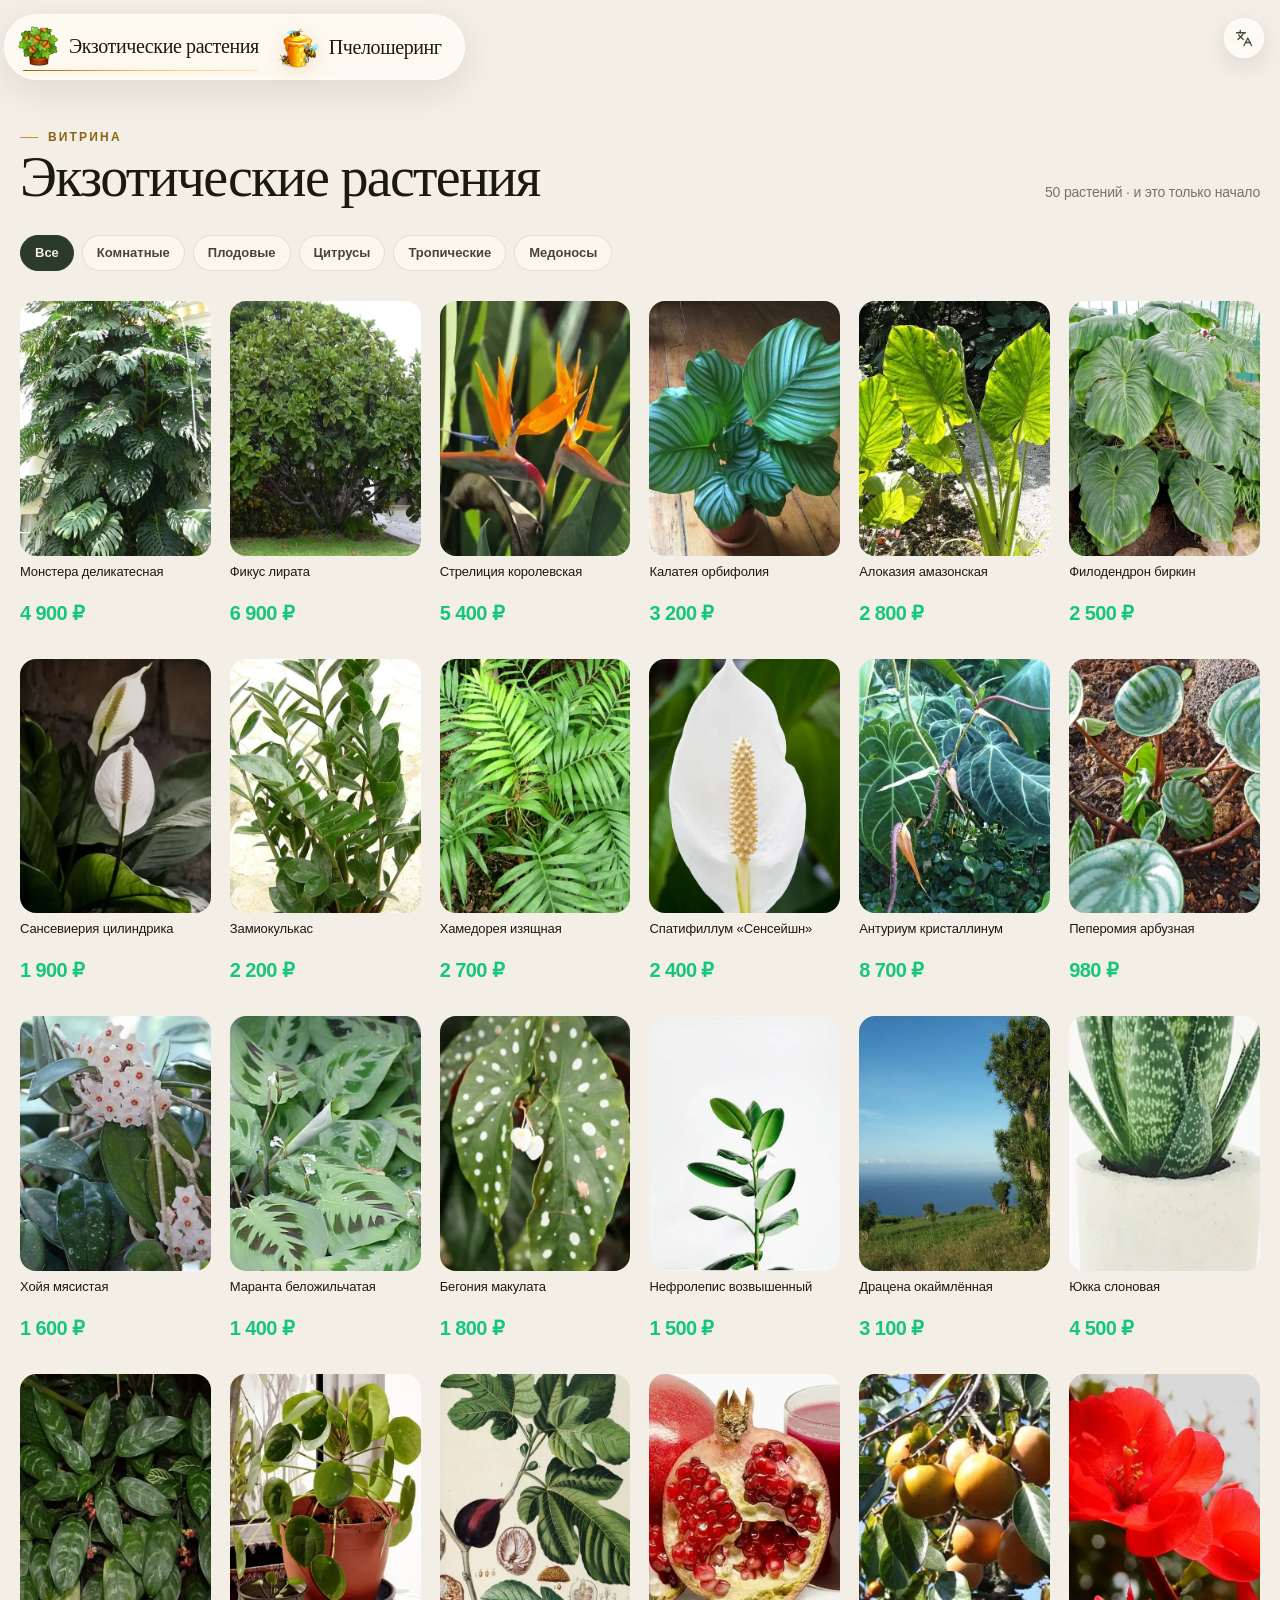
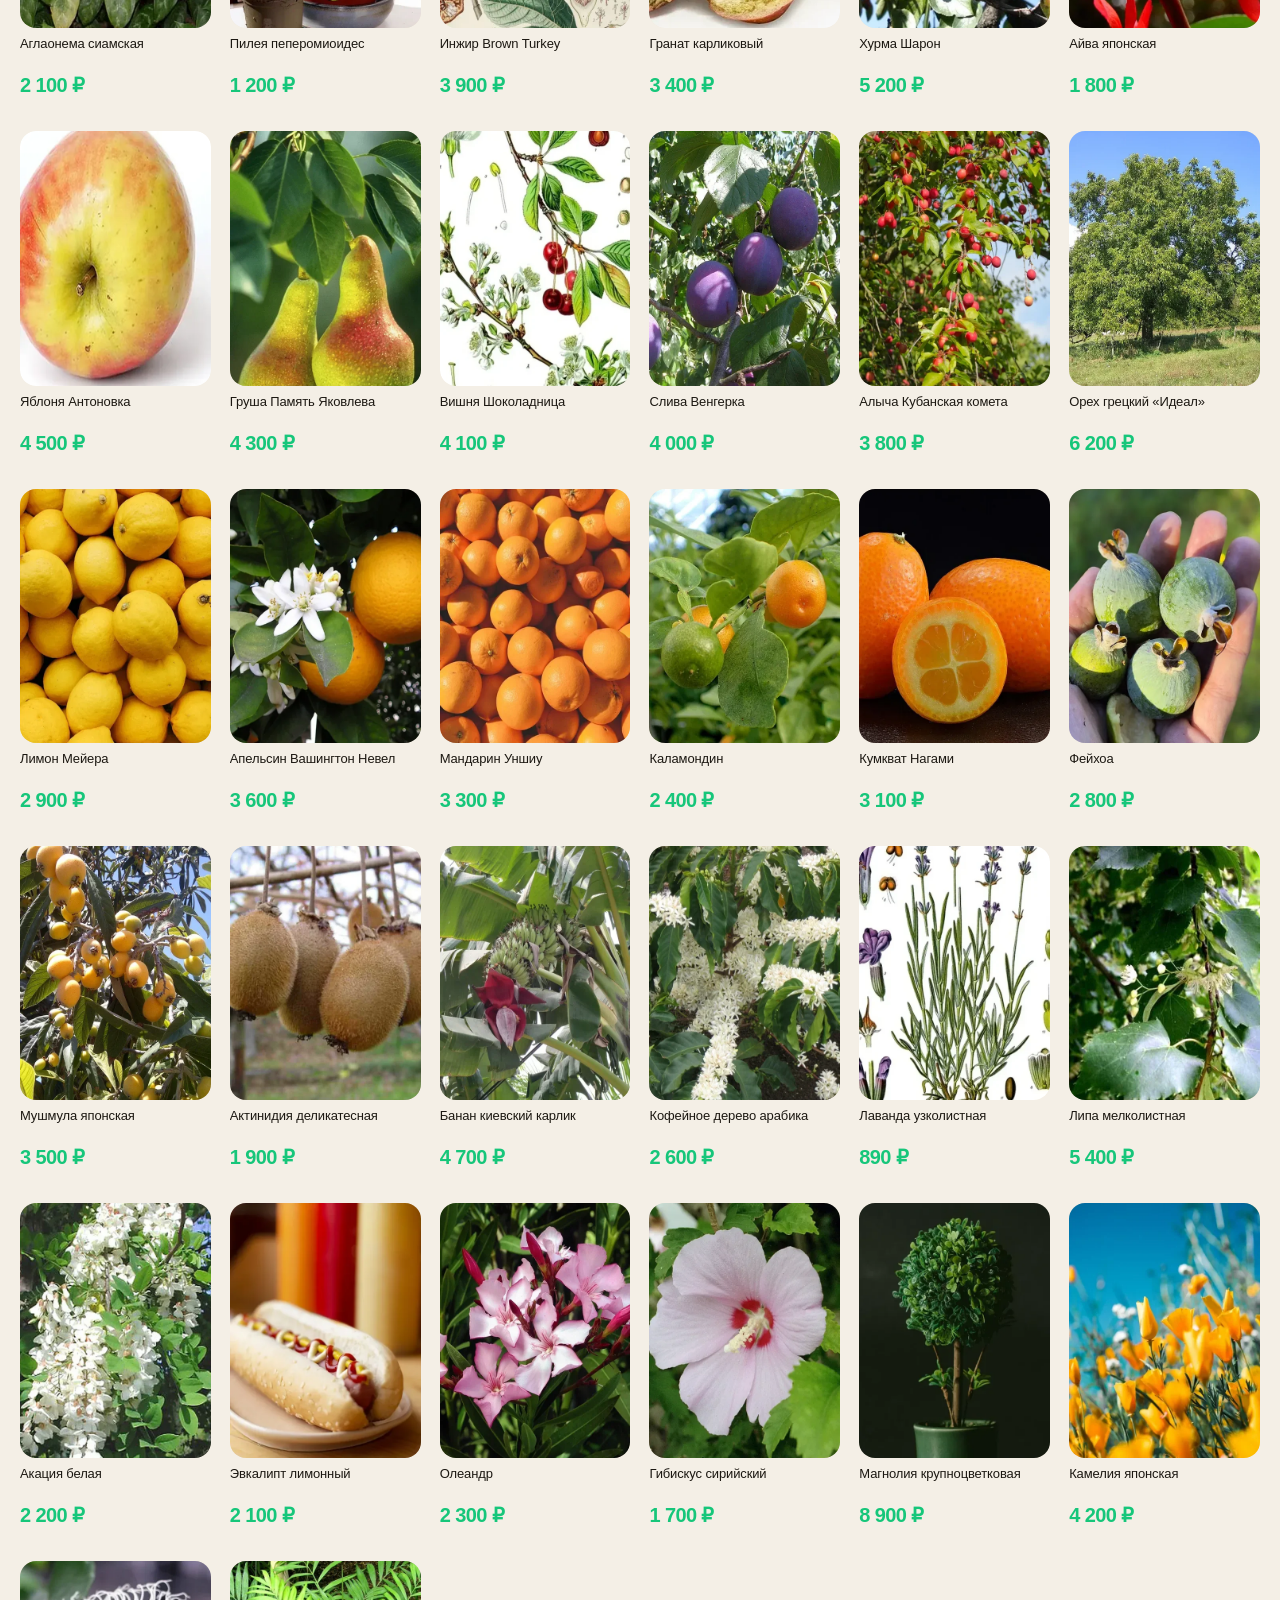
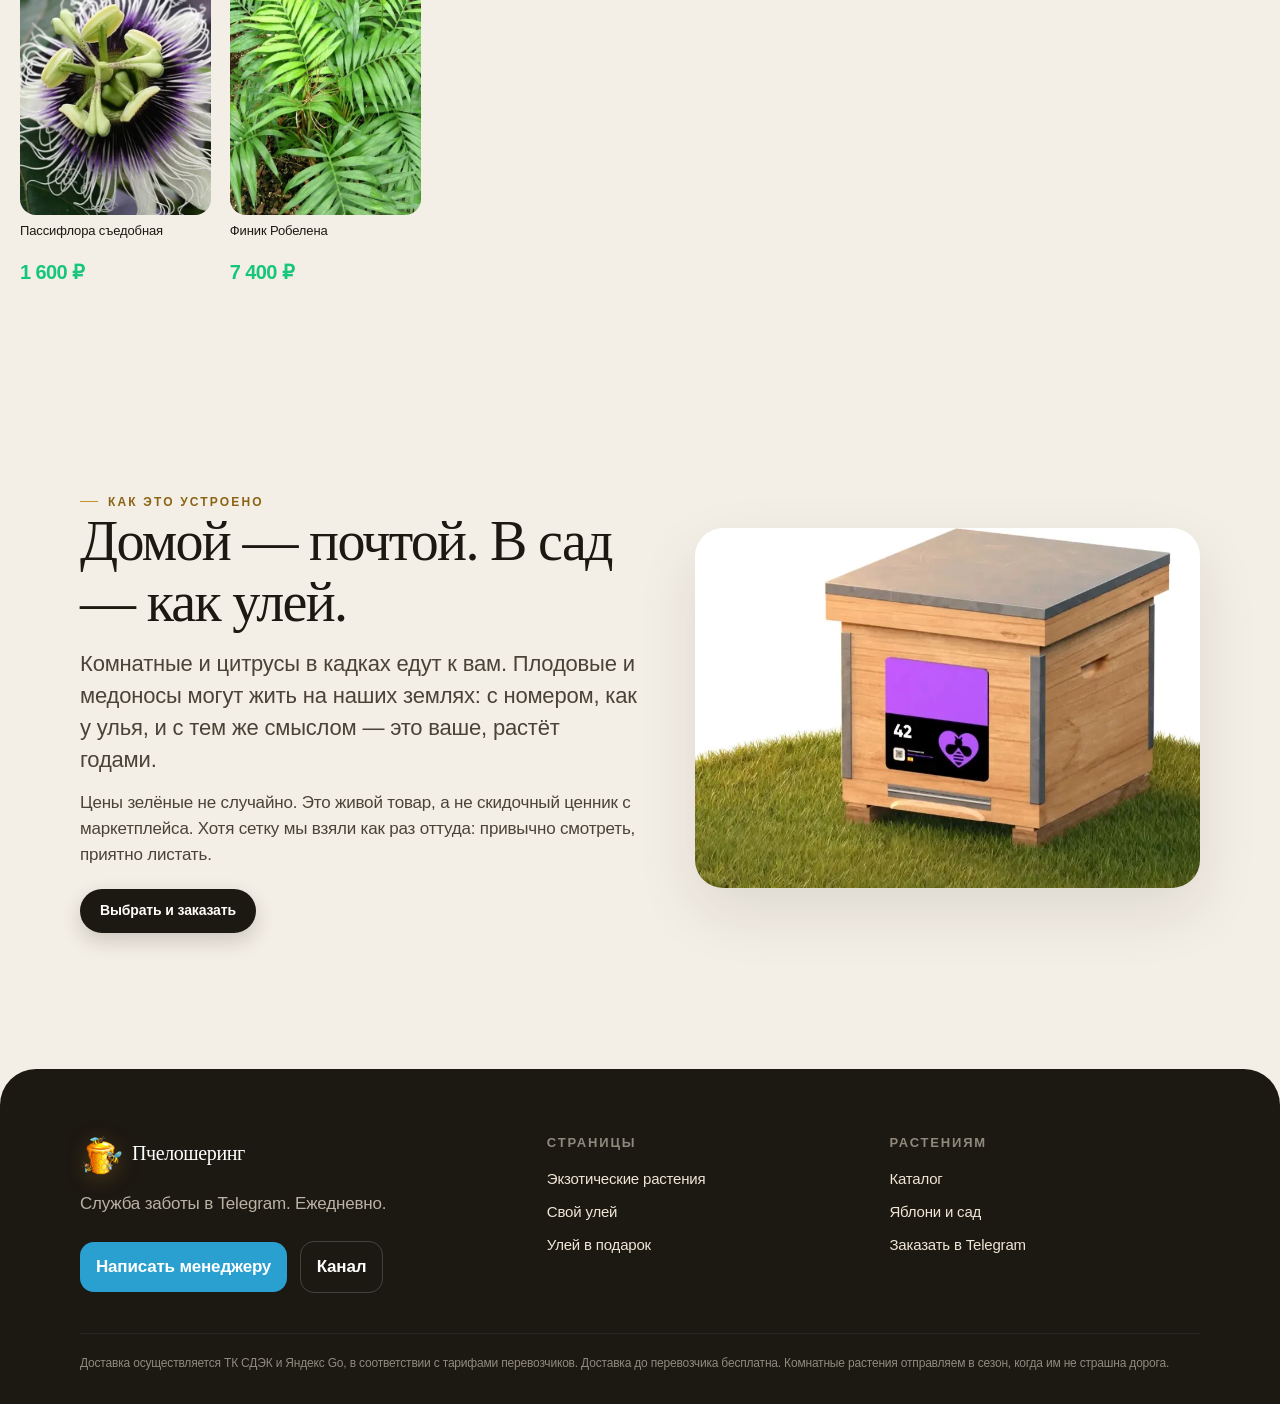
<file: index.html>
<!DOCTYPE html>
<html lang="ru">
<head>
  <meta charset="utf-8">
  <meta name="viewport" content="width=device-width, initial-scale=1">
  <title>Экзотические растения — комнатные, плодовые, медоносы | Пчелошеринг</title>
  <meta name="description" content="Каталог экзотических растений Пчелошеринга: комнатные, плодовые деревья на землях Приволжья, цитрусы и медоносы. Живое — как улей, только с листьями.">
  <meta name="keywords" content="экзотические растения, комнатные растения, плодовые деревья, медоносы, лимон мейера, монстера, яблоня антоновка, пчелошеринг">
  <meta name="robots" content="index, follow, max-image-preview:large">
  <link rel="canonical" href="index.html">
  <link rel="alternate" hreflang="ru" href="index.html">
  <link rel="icon" type="image/png" href="assets/img/favicon.png">
  <link rel="apple-touch-icon" href="assets/img/logo-256.png">
  <meta property="og:type" content="website">
  <meta property="og:locale" content="ru_RU">
  <meta property="og:site_name" content="Пчелошеринг">
  <meta property="og:title" content="Экзотические растения — следующий шаг после улья">
  <meta property="og:description" content="Комнатные живут дома. Плодовые — на землях Приволжья. Медоносы кормят пчёл. Каталог живых растений.">
  <meta property="og:image" content="assets/img/path-9.webp">
  <meta name="twitter:card" content="summary_large_image">
  <meta name="theme-color" content="#f4efe6">
  <link rel="stylesheet" href="css/style.css">
</head>
<body class="page-plants">
  <a class="skip" href="#content">К основному контенту</a>
  <div class="page-lang lang" id="lang">
    <button class="lang-btn" id="lang-btn" type="button" aria-haspopup="true" aria-label="Language">
      <svg viewBox="0 0 24 24" fill="none" stroke="currentColor" stroke-width="1.7" stroke-linecap="round" stroke-linejoin="round" aria-hidden="true">
        <path d="m5 8 6 6"/><path d="m4 14 6-6 2-3"/><path d="M2 5h12"/><path d="M7 2v3"/><path d="m22 22-5-10-5 10"/><path d="M14 18h6"/>
      </svg>
    </button>
    <div class="lang-menu" role="menu">
      <p class="lang-menu-title">Language</p>
      <button type="button" data-lang="ru" class="is-current"><span class="lang-flag">🇷🇺</span><span class="lang-name">Русский</span></button>
      <button type="button" data-lang="en"><span class="lang-flag">🇬🇧</span><span class="lang-name">English</span><span class="soon">soon</span></button>
      <button type="button" data-lang="zh"><span class="lang-flag">🇨🇳</span><span class="lang-name">中文</span><span class="soon">soon</span></button>
    </div>
  </div>
  <header class="header">
    <div class="header-inner">
      <div class="brand brand-duo">
        <a class="brand-mark is-active" href="index.html" aria-current="page">
          <img class="brand-crown" src="assets/img/oak-crown.webp" alt="">
          <span class="brand-plants-full">Экзотические растения</span>
          <span class="brand-plants-short">Растения</span>
        </a>
        <a class="brand-mark brand-home" href="hive.html" aria-label="Пчелошеринг — свой улей">
          <img src="assets/img/logo.webp" alt="Логотип Пчелошеринг">
          <span>Пчелошеринг</span>
        </a>
      </div>
    </div>
  </header>

  <main id="content">
    <section class="section plant-catalog" id="catalog">
      <div class="wrap-wide">
        <div class="catalog-head reveal">
          <div class="section-head">
            <p class="kicker">Витрина</p>
            <h1>Экзотические растения</h1>
          </div>
          <p class="catalog-count" id="plant-count">50 растений · и это только начало</p>
        </div>
        <div class="plant-filters reveal" id="plant-filters">
          <button type="button" data-cat="all" class="is-active">Все</button>
          <button type="button" data-cat="room">Комнатные</button>
          <button type="button" data-cat="fruit">Плодовые</button>
          <button type="button" data-cat="citrus">Цитрусы</button>
          <button type="button" data-cat="tropic">Тропические</button>
          <button type="button" data-cat="honey">Медоносы</button>
        </div>
        <div class="ya-grid" id="plant-grid"></div>
      </div>
    </section>

    <section class="section">
      <div class="wrap split">
        <div class="copy reveal">
          <p class="kicker">Как это устроено</p>
          <h2>Домой — почтой. В сад — как улей.</h2>
          <p class="lead" style="margin-top:16px">Комнатные и цитрусы в кадках едут к вам. Плодовые и медоносы могут жить на наших землях: с номером, как у улья, и с тем же смыслом — это ваше, растёт годами.</p>
          <p style="margin-top:14px;color:var(--ink-2)">Цены зелёные не случайно. Это живой товар, а не скидочный ценник с маркетплейса. Хотя сетку мы взяли как раз оттуда: привычно смотреть, приятно листать.</p>
          <a class="btn btn-primary" style="margin-top:20px" href="https://t.me/pchelosharing" rel="noopener" target="_blank">Выбрать и заказать</a>
        </div>
        <div class="photo reveal"><img loading="lazy" decoding="async" src="assets/img/nature-15.webp" alt="Природа и посадки рядом с пасекой"></div>
      </div>
    </section>
  </main>

  <footer class="footer">
    <div class="wrap footer-grid">
      <div>
        <a class="brand" href="hive.html"><img src="assets/img/logo.webp" alt=""><span>Пчелошеринг</span></a>
        <p style="margin:16px 0;opacity:.75;max-width:36ch">Служба заботы в Telegram. Ежедневно.</p>
        <a class="tg" href="https://t.me/pchelosharing" rel="noopener" target="_blank">Написать менеджеру</a>
        <a class="tg ghost" href="https://t.me/pchelosharing" rel="noopener" target="_blank" style="margin-left:8px">Канал</a>
      </div>
      <div>
        <h4>Страницы</h4>
        <ul>
          <li><a href="index.html">Экзотические растения</a></li>
          <li><a href="hive.html">Свой улей</a></li>
          <li><a href="gift.html">Улей в подарок</a></li>
        </ul>
      </div>
      <div>
        <h4>Растениям</h4>
        <ul>
          <li><a href="#catalog">Каталог</a></li>
          <li><a href="hive.html#trees">Яблони и сад</a></li>
          <li><a href="https://t.me/pchelosharing" rel="noopener" target="_blank">Заказать в Telegram</a></li>
        </ul>
      </div>
    </div>
    <div class="wrap legal">
      Доставка осуществляется ТК СДЭК и Яндекс Go, в соответствии с тарифами перевозчиков. Доставка до перевозчика бесплатна. Комнатные растения отправляем в сезон, когда им не страшна дорога.
    </div>
  </footer>

  <div class="modal" id="buy-modal" role="dialog" aria-modal="true" aria-labelledby="buy-title">
    <div class="modal-card">
      <div class="modal-top">
        <div>
          <p class="kicker">Последние ульи сезона 2026</p>
          <h2 id="buy-title" style="font-size:32px;margin-top:8px">Выберите улей</h2>
        </div>
        <button class="close" id="close-buy" type="button" aria-label="Закрыть">×</button>
      </div>
      <p>Последние ульи сезона 2026. Промокод даёт скидку до 12%.</p>
      <div class="promo">
        <span>Используйте промокод, чтобы получить скидку до 12%</span>
        <code id="copy-promo" title="нажмите, чтобы скопировать">подешевле ↑</code>
      </div>
      <div class="tariffs">
        <article class="tariff best">
          <p class="muted">Целый улей</p>
          <div class="price">72 100 <small>₽</small></div>
          <ul>
            <li>До 20–23 кг мёда ежегодно</li>
            <li>Год обслуживания на пасеке и фасовка урожая (далее 34 500 ₽/год)</li>
            <li>Личный кабинет улья</li>
            <li>50+ дизайнов этикеток с персонализацией под владельца</li>
            <li>Доступ к трансляциям</li>
            <li>4 общие камеры включены в тариф</li>
            <li>Выбор номера улья</li>
            <li>Возможность брендирования улья</li>
          </ul>
          <a class="btn btn-honey btn-full" href="https://t.me/pchelosharing" rel="noopener" target="_blank">Узнать больше и купить</a>
        </article>
        <article class="tariff">
          <p class="muted">Треть улья · полный мёда тариф</p>
          <div class="price">26 100 <small>₽</small></div>
          <ul>
            <li>До 6—7 кг мёда ежегодно</li>
            <li>Год обслуживания и фасовка урожая (далее 11 900 ₽/год)</li>
            <li>Личный кабинет улья</li>
            <li>50+ дизайнов этикеток с персонализацией под владельца</li>
            <li>Электронный именной сертификат</li>
          </ul>
          <a class="btn btn-ghost btn-full" href="https://t.me/pchelosharing" rel="noopener" target="_blank">Узнать больше и купить</a>
        </article>
        <article class="tariff">
          <p class="muted">Начальный тариф · 1/8 улья</p>
          <div class="price">10 500 <small>₽</small></div>
          <ul>
            <li>До 2—3 кг мёда ежегодно</li>
            <li>Год обслуживания и фасовка урожая (далее 5 400 ₽/год)</li>
            <li>Личный кабинет улья</li>
            <li>50+ дизайнов этикеток с персонализацией под владельца</li>
            <li>Электронный именной сертификат</li>
          </ul>
          <a class="btn btn-ghost btn-full" href="https://t.me/pchelosharing" rel="noopener" target="_blank">Узнать больше и купить</a>
        </article>
      </div>
    </div>
  </div>
  <div class="toast" id="toast" role="status"></div>
  <script src="js/plants-data.js"></script>
  <script src="js/plants.js"></script>
  <script src="js/main.js"></script>
</body>
</html>
</file>
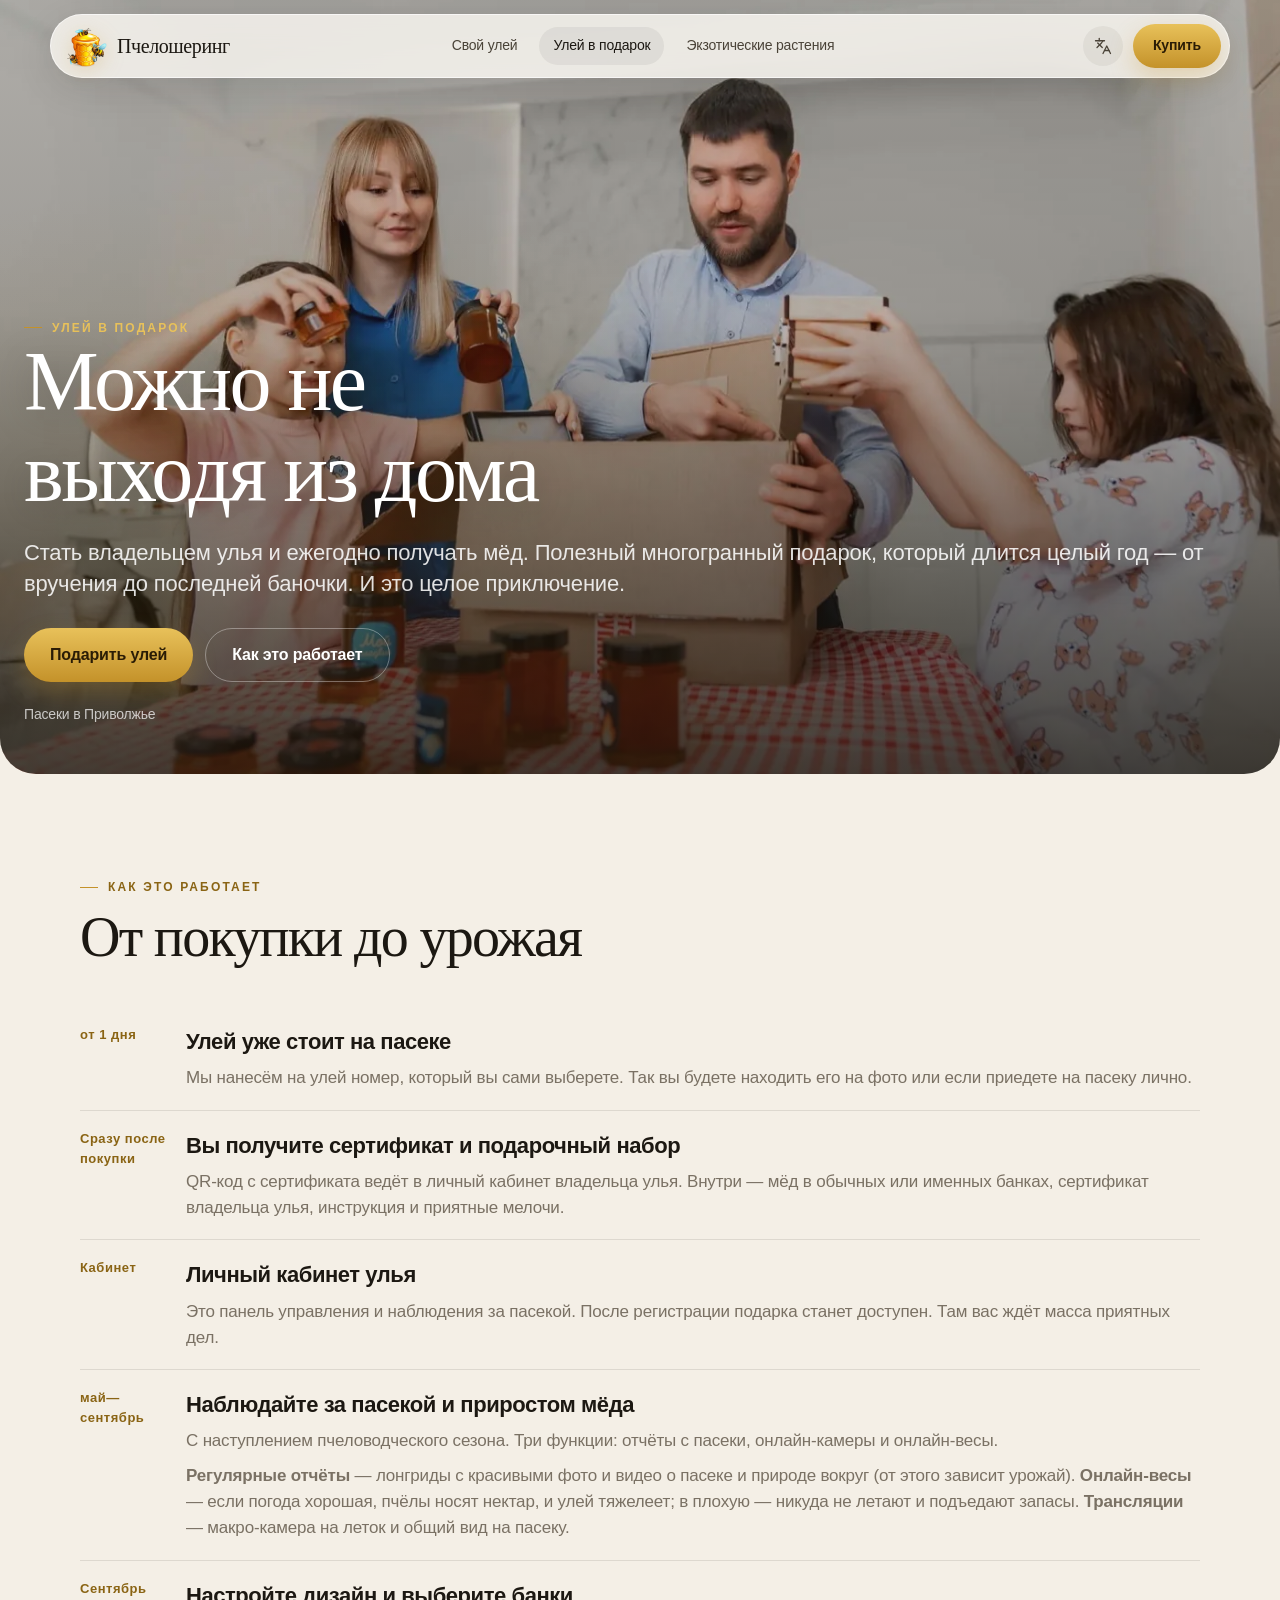
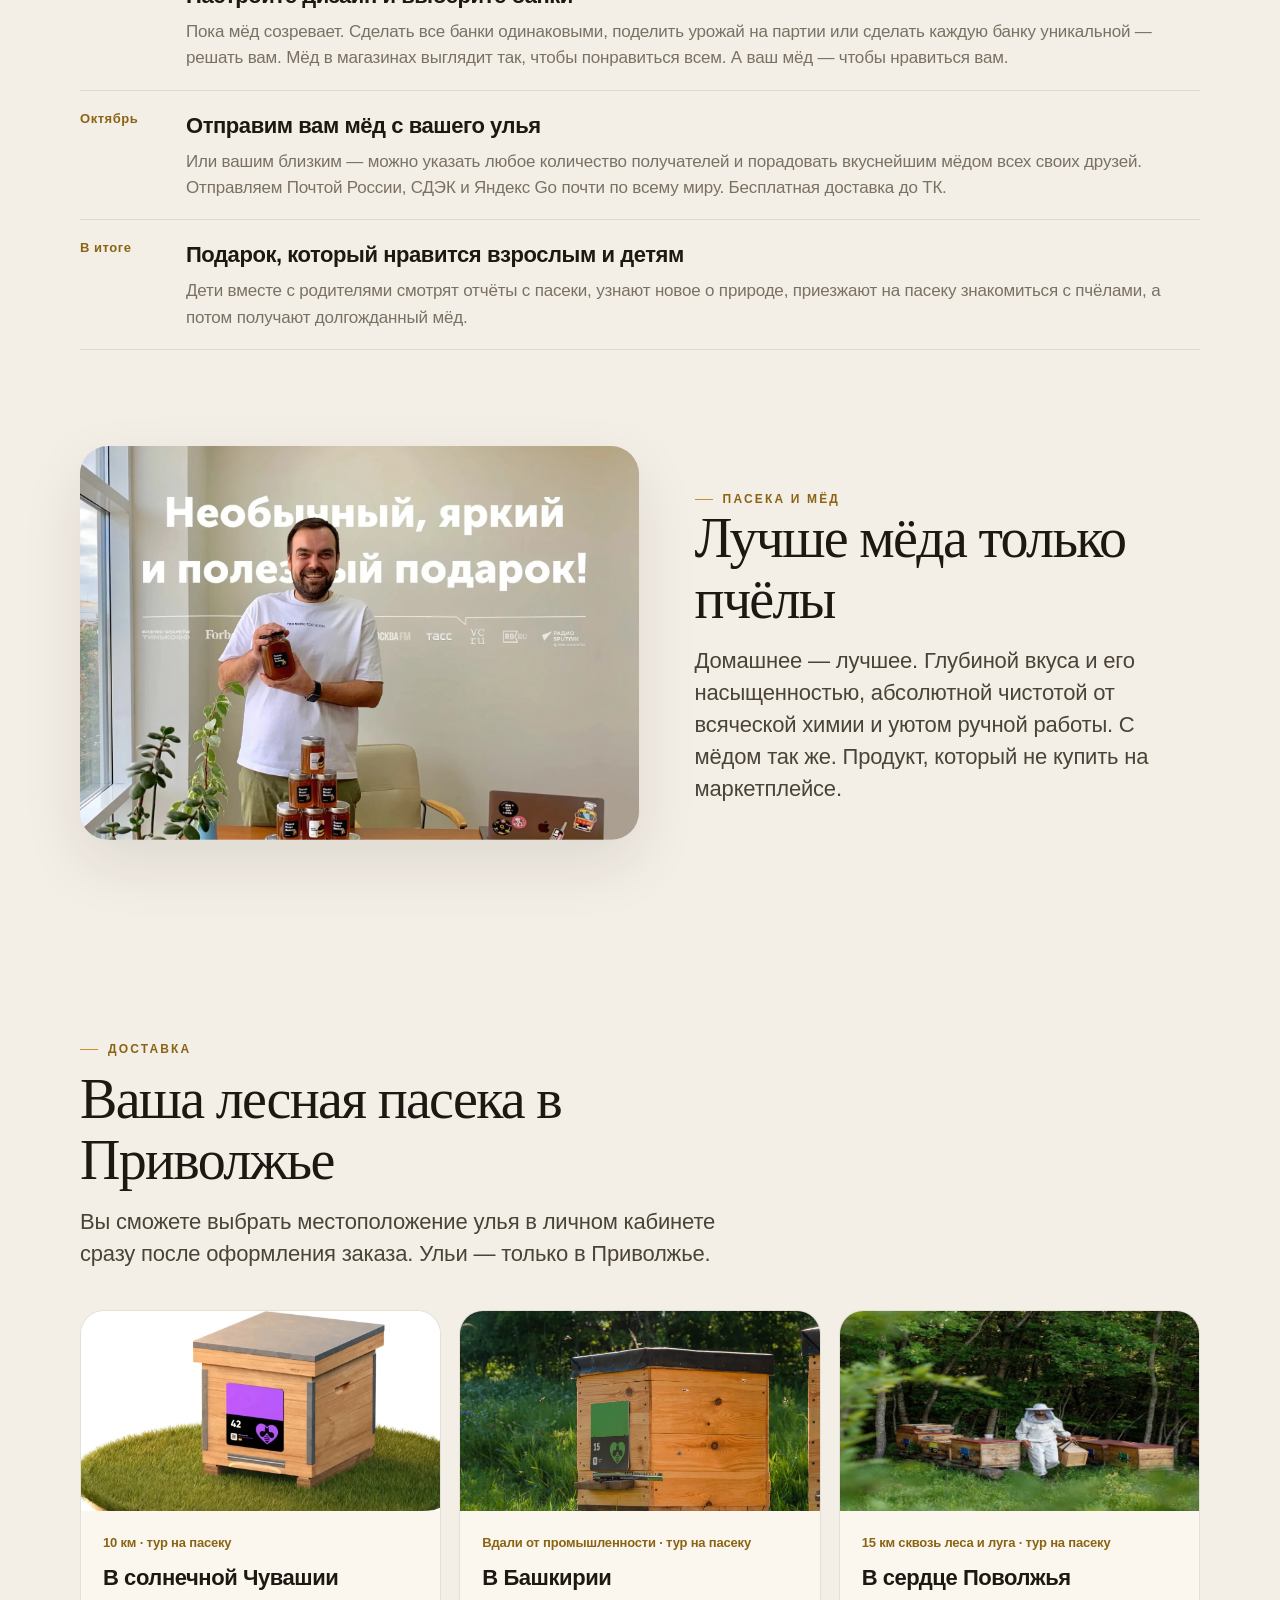
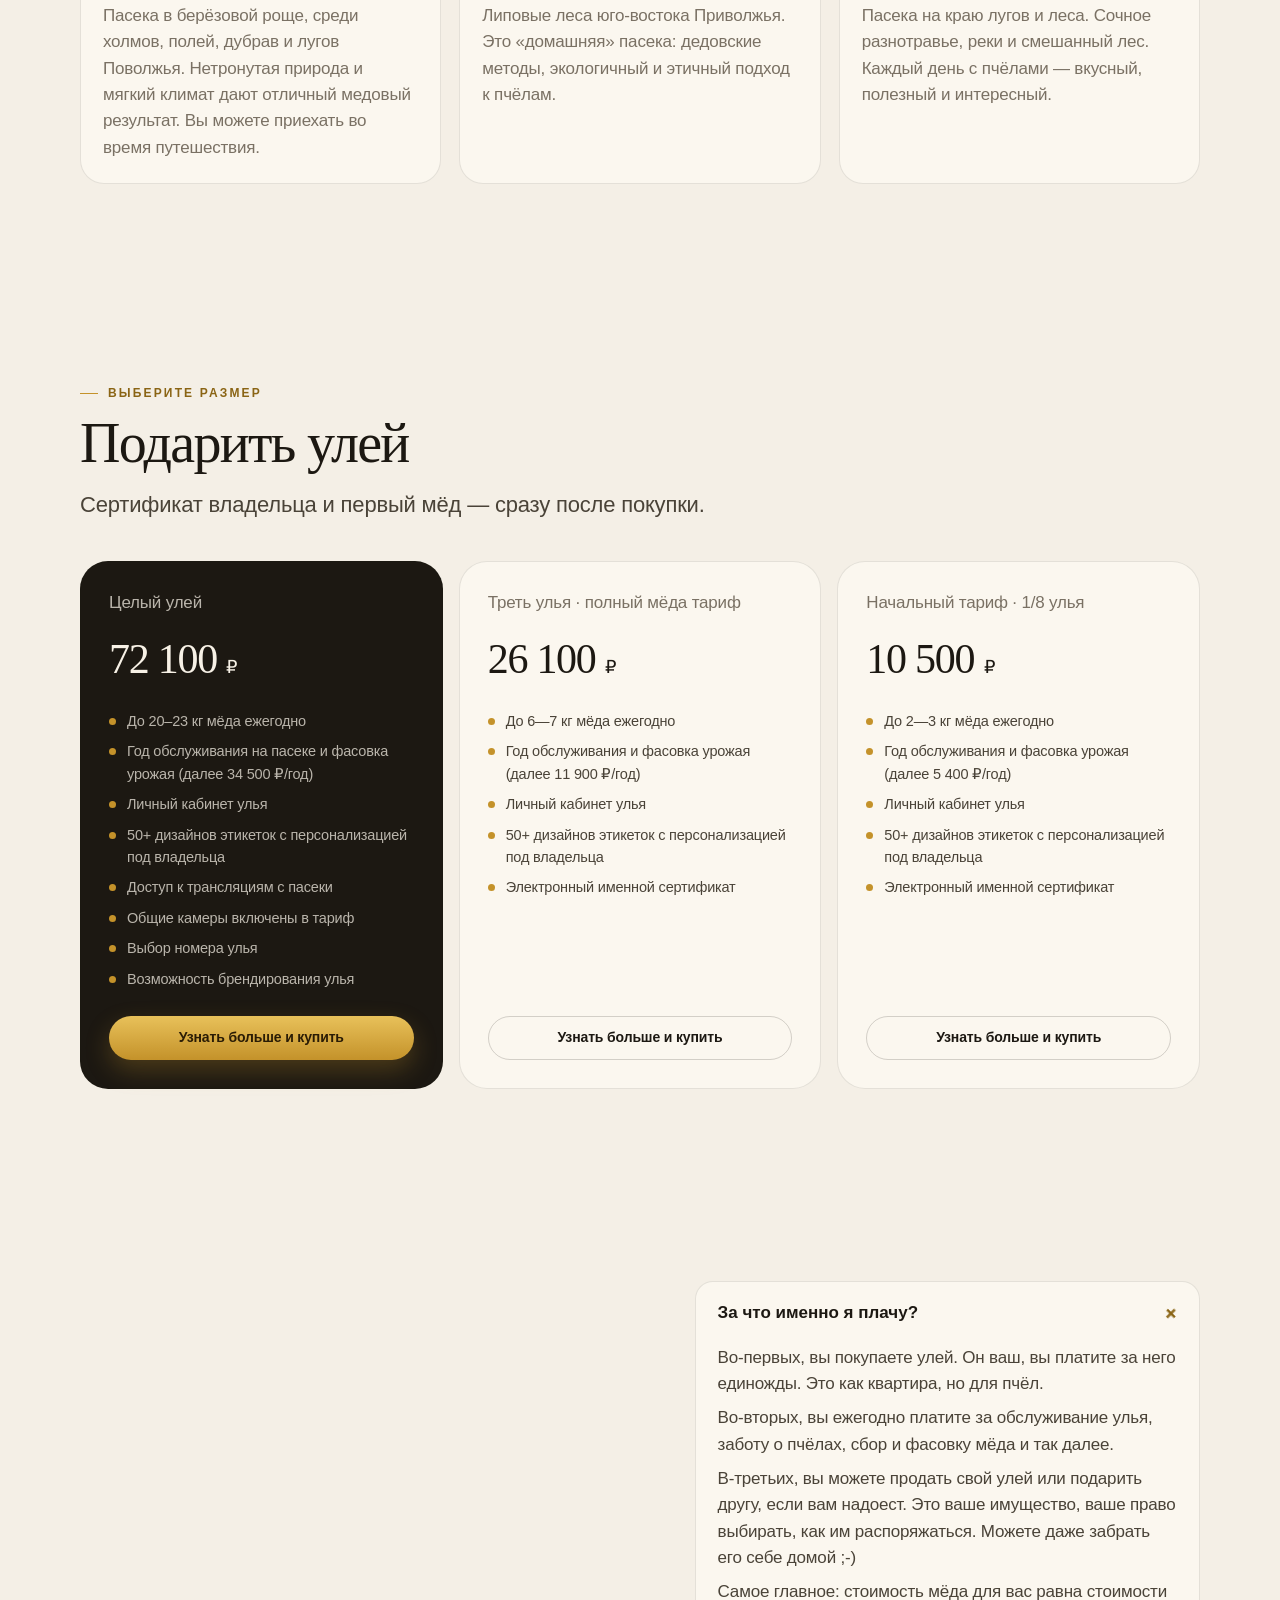
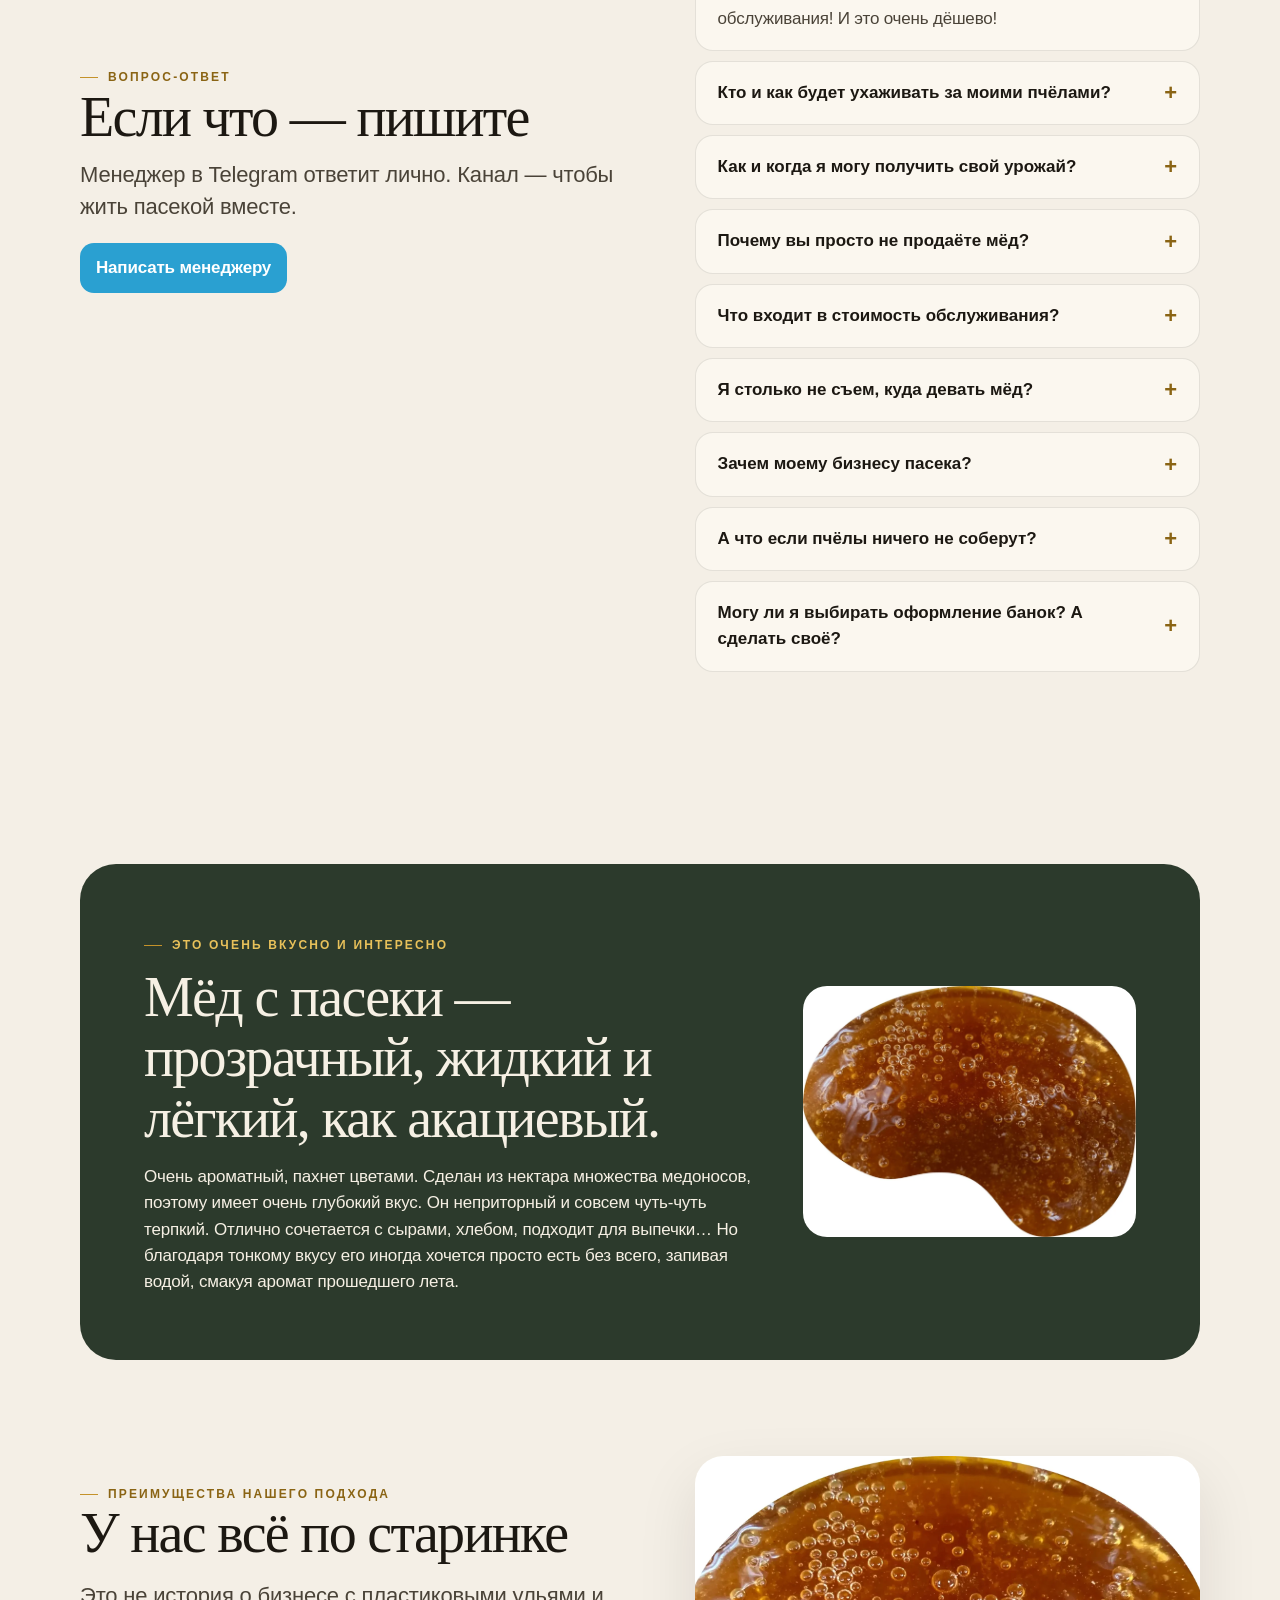
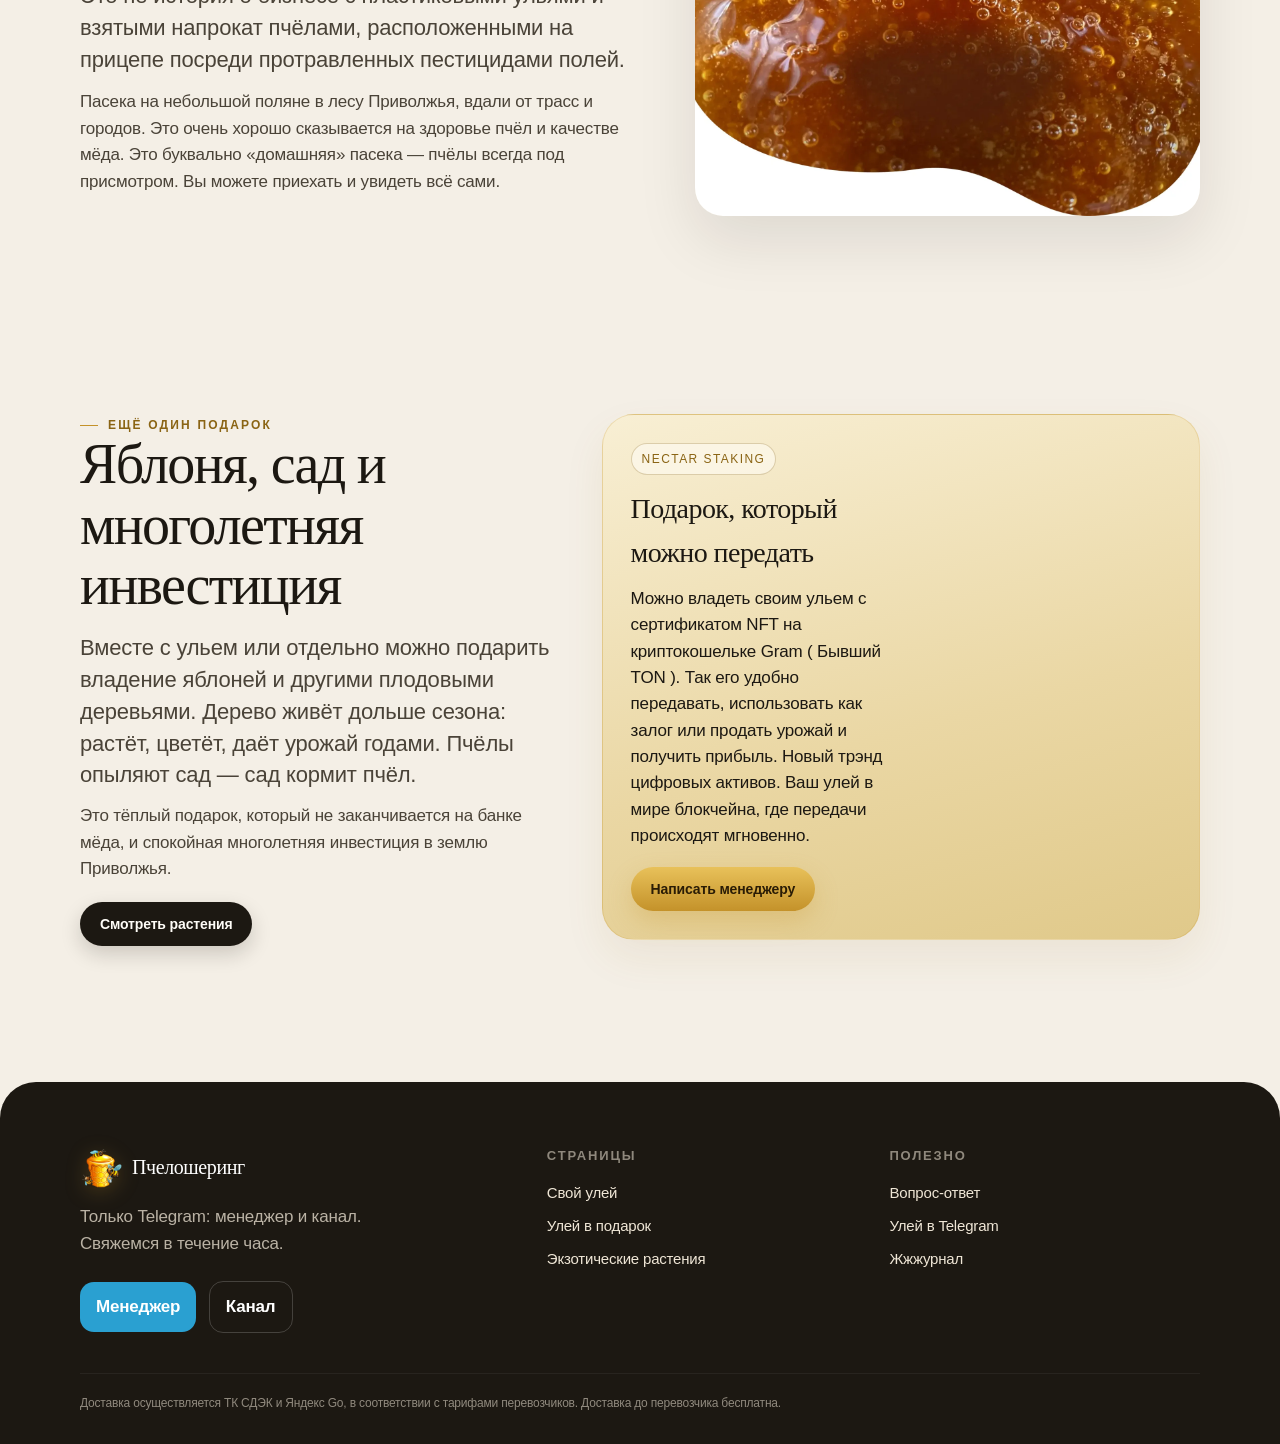
<file: gift.html>
<!DOCTYPE html>
<html lang="ru">
<head>
  <meta charset="utf-8">
  <meta name="viewport" content="width=device-width, initial-scale=1">
  <title>Улей в подарок — подарить подписку на мёд | Пчелошеринг</title>
  <meta name="description" content="Улей в подарок от Пчелошеринга: сертификат владельца, личный кабинет и свой мёд каждый год. Пасеки в Приволжье. Необычный и полезный подарок.">
  <meta name="keywords" content="улей в подарок, подарить мёд, пчелошеринг подарок, сертификат владельца улья, именной мёд, пасека Приволжье">
  <meta name="robots" content="index, follow, max-image-preview:large">
  <link rel="canonical" href="gift.html">
  <link rel="alternate" hreflang="ru" href="gift.html">
  <link rel="icon" type="image/png" href="assets/img/favicon.png">
  <link rel="apple-touch-icon" href="assets/img/logo-256.png">
  <meta property="og:type" content="website">
  <meta property="og:locale" content="ru_RU">
  <meta property="og:site_name" content="Пчелошеринг">
  <meta property="og:title" content="Улей в подарок — целое приключение на год">
  <meta property="og:description" content="Можно не выходя из дома стать владельцем улья и ежегодно получать мёд. Подарочный набор за 1–3 дня.">
  <meta property="og:image" content="assets/img/apiary-work.webp">
  <meta name="twitter:card" content="summary_large_image">
  <meta name="theme-color" content="#f4efe6">
  <link rel="stylesheet" href="css/style.css">
  <script type="application/ld+json">
  {
    "@context": "https://schema.org",
    "@graph": [
      {
        "@type": "Product",
        "name": "Улей в подарок",
        "description": "Подарочный набор и именной сертификат владельца улья на эко-пасеке в Приволжье.",
        "brand": {"@type": "Brand", "name": "Пчелошеринг"},
        "image": "assets/img/apiary-work.webp",
        "offers": {
          "@type": "AggregateOffer",
          "priceCurrency": "RUB",
          "lowPrice": "10500",
          "highPrice": "72100",
          "availability": "https://schema.org/InStock"
        }
      },
      {
        "@type": "FAQPage",
        "mainEntity": [
          {"@type": "Question", "name": "За что именно я плачу?", "acceptedAnswer": {"@type": "Answer", "text": "Вы покупаете улей единожды — он ваш, как квартира, но для пчёл. Ежегодно платите за обслуживание, заботу о пчёлах, сбор и фасовку мёда. Улей можно продать или подарить. Стоимость мёда равна стоимости обслуживания."}},
          {"@type": "Question", "name": "Кто и как будет ухаживать за моими пчёлами?", "acceptedAnswer": {"@type": "Answer", "text": "Пчеловоды на домашних эко-пасеках в Приволжье. Экологичный подход без химических средств, регулярные осмотры, стационарные деревянные ульи."}},
          {"@type": "Question", "name": "Как и когда я могу получить свой урожай?", "acceptedAnswer": {"@type": "Answer", "text": "Урожай собираем максимально поздно, чтобы мёд дозрел в сотах. Можно получить весь мёд сразу, равными порциями или доплатить за хранение и брать хоть по одной баночке."}},
          {"@type": "Question", "name": "Почему вы просто не продаёте мёд?", "acceptedAnswer": {"@type": "Answer", "text": "Это неинтересно ни нам, ни вам. Хочется, чтобы это было не просто съеденный мёд, а целое приключение и сопричастность к пасеке."}},
          {"@type": "Question", "name": "Что входит в стоимость обслуживания?", "acceptedAnswer": {"@type": "Answer", "text": "Экологичное ветеринарное обслуживание, амортизация улья, расширение медоносной базы, фасовка в крупную тару, каталог дизайнов наклеек, доставка до ТК."}},
          {"@type": "Question", "name": "Я столько не съем, куда девать мёд?", "acceptedAnswer": {"@type": "Answer", "text": "Мёд уходит на напитки, на хлеб и просто так. Обычно заканчивается раньше, чем рассчитывали. Именные банки — отличный подарок, и друзья потом ещё попросят."}},
          {"@type": "Question", "name": "Зачем моему бизнесу пасека?", "acceptedAnswer": {"@type": "Answer", "text": "Сертификат в офисе, новости с пасеки, банки партнёрам и гостям. Себестоимость мёда с целого улья в 2,5–3 раза ниже рыночной."}},
          {"@type": "Question", "name": "А что если пчёлы ничего не соберут?", "acceptedAnswer": {"@type": "Answer", "text": "Лесные пчёлы собирают мёд с 30+ видов медоносов. Растения зацветают постепенно. Пасека защищена биоразнообразием, которое мы поддерживаем посадками."}},
          {"@type": "Question", "name": "Могу ли я выбирать оформление банок? А сделать своё?", "acceptedAnswer": {"@type": "Answer", "text": "Да. Каталог дизайнов с именем, названием или логотипом. За доплату — уникальный макет. Число разных дизайнов зависит от тарифа."}}
        ]
      },
      {
        "@type": "BreadcrumbList",
        "itemListElement": [
          {"@type": "ListItem", "position": 1, "name": "Свой улей", "item": "hive.html"},
          {"@type": "ListItem", "position": 2, "name": "Улей в подарок", "item": "gift.html"}
        ]
      }
    ]
  }
  </script>
</head>
<body>
  <a class="skip" href="#content">К основному контенту</a>
  <header class="header">
    <div class="header-inner">
      <a class="brand" href="hive.html" aria-label="Пчелошеринг — на главную">
        <img loading="lazy" decoding="async" src="assets/img/logo.webp" alt="Логотип Пчелошеринг">
        <span>Пчелошеринг</span>
      </a>
      <nav class="nav" id="nav">
        <a href="hive.html">Свой улей</a>
        <a href="gift.html" class="is-active">Улей в подарок</a>
        <a href="index.html">Экзотические растения</a>
      </nav>
      <div class="header-actions">
        <div class="lang" id="lang">
          <button class="lang-btn" id="lang-btn" type="button" aria-haspopup="true" aria-label="Language">
            <svg viewBox="0 0 24 24" fill="none" stroke="currentColor" stroke-width="1.7" stroke-linecap="round" stroke-linejoin="round" aria-hidden="true">
              <path d="m5 8 6 6"/><path d="m4 14 6-6 2-3"/><path d="M2 5h12"/><path d="M7 2v3"/><path d="m22 22-5-10-5 10"/><path d="M14 18h6"/>
            </svg>
          </button>
          <div class="lang-menu" role="menu">
            <p class="lang-menu-title">Language</p>
            <button type="button" data-lang="ru" class="is-current"><span class="lang-flag">🇷🇺</span><span class="lang-name">Русский</span></button>
            <button type="button" data-lang="en"><span class="lang-flag">🇬🇧</span><span class="lang-name">English</span><span class="soon">soon</span></button>
            <button type="button" data-lang="zh"><span class="lang-flag">🇨🇳</span><span class="lang-name">中文</span><span class="soon">soon</span></button>
          </div>
        </div>
        <button class="btn btn-honey" type="button" data-buy>Купить</button>
        <button class="burger" type="button" aria-label="Меню" aria-expanded="false"><span></span></button>
      </div>
    </div>
  </header>

  <main id="content">
    <section class="hero hero-photo">
      <div class="hero-media">
        <img fetchpriority="high" decoding="async" src="assets/img/apiary-work.webp" alt="Семья открывает подарочный набор Пчелошеринга с именным мёдом" width="1400" height="900">
        <div class="hero-shade"></div>
      </div>
      <div class="hero-copy">
        <p class="kicker" style="color:#e8c15a">Улей в подарок</p>
        <h1>Можно не выходя из дома</h1>
        <p class="lead">Стать владельцем улья и ежегодно получать мёд. Полезный многогранный подарок, который длится целый год — от вручения до последней баночки. И это целое приключение.</p>
        <div class="hero-actions">
          <button class="btn btn-honey btn-lg" type="button" data-buy>Подарить улей</button>
          <a class="btn btn-ghost btn-lg" style="color:#fff;border-color:rgba(255,255,255,.35)" href="#how">Как это работает</a>
        </div>
        <p class="hero-note">Пасеки в Приволжье</p>
      </div>
    </section>

    <section class="section" id="how">
      <div class="wrap">
        <div class="section-head reveal">
          <p class="kicker">Как это работает</p>
          <h2>От покупки до урожая</h2>
        </div>
        <div class="timeline">
          <div class="step reveal">
            <div class="when">от 1 дня</div>
            <div>
              <h3>Улей уже стоит на пасеке</h3>
              <p class="muted">Мы нанесём на улей номер, который вы сами выберете. Так вы будете находить его на фото или если приедете на пасеку лично.</p>
            </div>
          </div>
          <div class="step reveal">
            <div class="when">Сразу после покупки</div>
            <div>
              <h3>Вы получите сертификат и подарочный набор</h3>
              <p class="muted">QR-код с сертификата ведёт в личный кабинет владельца улья. Внутри — мёд в обычных или именных банках, сертификат владельца улья, инструкция и приятные мелочи.</p>
            </div>
          </div>
          <div class="step reveal">
            <div class="when">Кабинет</div>
            <div>
              <h3>Личный кабинет улья</h3>
              <p class="muted">Это панель управления и наблюдения за пасекой. После регистрации подарка станет доступен. Там вас ждёт масса приятных дел.</p>
            </div>
          </div>
          <div class="step reveal">
            <div class="when">май—сентябрь</div>
            <div>
              <h3>Наблюдайте за пасекой и приростом мёда</h3>
              <p class="muted">С наступлением пчеловодческого сезона. Три функции: отчёты с пасеки, онлайн-камеры и онлайн-весы.</p>
              <p class="muted" style="margin-top:8px"><strong>Регулярные отчёты</strong> — лонгриды с красивыми фото и видео о пасеке и природе вокруг (от этого зависит урожай). <strong>Онлайн-весы</strong> — если погода хорошая, пчёлы носят нектар, и улей тяжелеет; в плохую — никуда не летают и подъедают запасы. <strong>Трансляции</strong> — макро-камера на леток и общий вид на пасеку.</p>
            </div>
          </div>
          <div class="step reveal">
            <div class="when">Сентябрь</div>
            <div>
              <h3>Настройте дизайн и выберите банки</h3>
              <p class="muted">Пока мёд созревает. Сделать все банки одинаковыми, поделить урожай на партии или сделать каждую банку уникальной — решать вам. Мёд в магазинах выглядит так, чтобы понравиться всем. А ваш мёд — чтобы нравиться вам.</p>
            </div>
          </div>
          <div class="step reveal">
            <div class="when">Октябрь</div>
            <div>
              <h3>Отправим вам мёд с вашего улья</h3>
              <p class="muted">Или вашим близким — можно указать любое количество получателей и порадовать вкуснейшим мёдом всех своих друзей. Отправляем Почтой России, СДЭК и Яндекс Go почти по всему миру. Бесплатная доставка до ТК.</p>
            </div>
          </div>
          <div class="step reveal">
            <div class="when">В итоге</div>
            <div>
              <h3>Подарок, который нравится взрослым и детям</h3>
              <p class="muted">Дети вместе с родителями смотрят отчёты с пасеки, узнают новое о природе, приезжают на пасеку знакомиться с пчёлами, а потом получают долгожданный мёд.</p>
            </div>
          </div>
        </div>
      </div>
    </section>

    <section class="section" style="padding-top:0">
      <div class="wrap split">
        <div class="photo reveal"><img loading="lazy" decoding="async" src="assets/img/gift-1200.webp" alt="Необычный, яркий и полезный подарок — банки мёда"></div>
        <div class="copy reveal">
          <p class="kicker">Пасека и мёд</p>
          <h2>Лучше мёда только пчёлы</h2>
          <p class="lead" style="margin-top:16px">Домашнее — лучшее. Глубиной вкуса и его насыщенностью, абсолютной чистотой от всяческой химии и уютом ручной работы. С мёдом так же. Продукт, который не купить на маркетплейсе.</p>
        </div>
      </div>
    </section>

    <section class="section" id="apiaries">
      <div class="wrap">
        <div class="section-head reveal">
          <p class="kicker">Доставка</p>
          <h2>Ваша лесная пасека в Приволжье</h2>
          <p class="lead">Вы сможете выбрать местоположение улья в личном кабинете сразу после оформления заказа. Ульи — только в Приволжье.</p>
        </div>
        <div class="apiaries">
          <article class="apiary reveal">
            <img loading="lazy" decoding="async" src="assets/img/nature-15.webp" alt="Пасека в Чувашии">
            <div class="body">
              <p class="dist">10 км · тур на пасеку</p>
              <h3>В солнечной Чувашии</h3>
              <p class="muted" style="margin-top:8px">Пасека в берёзовой роще, среди холмов, полей, дубрав и лугов Поволжья. Нетронутая природа и мягкий климат дают отличный медовый результат. Вы можете приехать во время путешествия.</p>
            </div>
          </article>
          <article class="apiary reveal">
            <img loading="lazy" decoding="async" src="assets/img/hive-meadow.webp" alt="Пасека в Башкирии">
            <div class="body">
              <p class="dist">Вдали от промышленности · тур на пасеку</p>
              <h3>В Башкирии</h3>
              <p class="muted" style="margin-top:8px">Липовые леса юго-востока Приволжья. Это «домашняя» пасека: дедовские методы, экологичный и этичный подход к пчёлам.</p>
            </div>
          </article>
          <article class="apiary reveal">
            <img loading="lazy" decoding="async" src="assets/img/hero-field.webp" alt="Пасека в лесах Поволжья">
            <div class="body">
              <p class="dist">15 км сквозь леса и луга · тур на пасеку</p>
              <h3>В сердце Поволжья</h3>
              <p class="muted" style="margin-top:8px">Пасека на краю лугов и леса. Сочное разнотравье, реки и смешанный лес. Каждый день с пчёлами — вкусный, полезный и интересный.</p>
            </div>
          </article>
        </div>
      </div>
    </section>

    <section class="section" id="tariffs">
      <div class="wrap">
        <div class="section-head reveal">
          <p class="kicker">Выберите размер</p>
          <h2>Подарить улей</h2>
          <p class="lead">Сертификат владельца и первый мёд — сразу после покупки.</p>
        </div>
        <div class="tariffs">
          <article class="tariff best reveal">
            <p class="muted">Целый улей</p>
            <div class="price">72 100 <small>₽</small></div>
            <ul>
              <li>До 20–23 кг мёда ежегодно</li>
              <li>Год обслуживания на пасеке и фасовка урожая (далее 34 500 ₽/год)</li>
              <li>Личный кабинет улья</li>
              <li>50+ дизайнов этикеток с персонализацией под владельца</li>
              <li>Доступ к трансляциям с пасеки</li>
              <li>Общие камеры включены в тариф</li>
              <li>Выбор номера улья</li>
              <li>Возможность брендирования улья</li>
            </ul>
            <button class="btn btn-honey btn-full" type="button" data-buy>Узнать больше и купить</button>
          </article>
          <article class="tariff reveal">
            <p class="muted">Треть улья · полный мёда тариф</p>
            <div class="price">26 100 <small>₽</small></div>
            <ul>
              <li>До 6—7 кг мёда ежегодно</li>
              <li>Год обслуживания и фасовка урожая (далее 11 900 ₽/год)</li>
              <li>Личный кабинет улья</li>
              <li>50+ дизайнов этикеток с персонализацией под владельца</li>
              <li>Электронный именной сертификат</li>
            </ul>
            <button class="btn btn-ghost btn-full" type="button" data-buy>Узнать больше и купить</button>
          </article>
          <article class="tariff reveal">
            <p class="muted">Начальный тариф · 1/8 улья</p>
            <div class="price">10 500 <small>₽</small></div>
            <ul>
              <li>До 2—3 кг мёда ежегодно</li>
              <li>Год обслуживания и фасовка урожая (далее 5 400 ₽/год)</li>
              <li>Личный кабинет улья</li>
              <li>50+ дизайнов этикеток с персонализацией под владельца</li>
              <li>Электронный именной сертификат</li>
            </ul>
            <button class="btn btn-ghost btn-full" type="button" data-buy>Узнать больше и купить</button>
          </article>
        </div>
      </div>
    </section>

    <section class="section" id="faq">
      <div class="wrap split">
        <div>
          <p class="kicker">Вопрос-ответ</p>
          <h2>Если что — пишите</h2>
          <p class="lead" style="margin-top:12px">Менеджер в Telegram ответит лично. Канал — чтобы жить пасекой вместе.</p>
          <a class="tg" href="https://t.me/pchelosharing" rel="noopener" target="_blank" style="margin-top:20px">Написать менеджеру</a>
        </div>
        <div class="faq">
          <article class="faq-item open">
            <button type="button">За что именно я плачу? <span class="plus">+</span></button>
            <div class="a">
              <p>Во-первых, вы покупаете улей. Он ваш, вы платите за него единожды. Это как квартира, но для пчёл.</p>
              <p style="margin-top:8px">Во-вторых, вы ежегодно платите за обслуживание улья, заботу о пчёлах, сбор и фасовку мёда и так далее.</p>
              <p style="margin-top:8px">В-третьих, вы можете продать свой улей или подарить другу, если вам надоест. Это ваше имущество, ваше право выбирать, как им распоряжаться. Можете даже забрать его себе домой ;-)</p>
              <p style="margin-top:8px">Самое главное: стоимость мёда для вас равна стоимости обслуживания! И это очень дёшево!</p>
            </div>
          </article>
          <article class="faq-item">
            <button type="button">Кто и как будет ухаживать за моими пчёлами? <span class="plus">+</span></button>
            <div class="a">
              <p>Да, давайте знакомиться. Нас зовут Миша и Артём. Мы оба петербуржцы, оба айтишники, оба любим природу, лес и все вот это вот.</p>
              <p style="margin-top:8px">Миша переехал жить сюда 5 лет назад, а до этого занимался развитием сети эко-магазинов, управлял клубом, увлекался сисадминством. Потом всё это заменилось на коневодство, пчеловодство, приём гостей и волонтёров у себя в лесу.</p>
              <p style="margin-top:8px">Артём — веб-дизайнер и арт-директор. Его очень впечатлила жизнь на природе: выращивать еду, строить дом, делать всё возможное своими руками. Из желания поделиться этими впечатлениями и появился Пчелошеринг.</p>
              <p style="margin-top:8px">Сегодня наши ульи живут только в Приволжье — на маленьких домашних эко-пасеках, где пчёлы всегда под присмотром.</p>
            </div>
          </article>
          <article class="faq-item">
            <button type="button">Как и когда я могу получить свой урожай? <span class="plus">+</span></button>
            <div class="a">
              <p>Урожай собираем максимально поздно, как позволяет погода — чтобы мёд успевал дозреть в сотах, это важно.</p>
              <p style="margin-top:8px">Есть несколько вариантов: весь мёд сразу одним отправлением; равными порциями каждый месяц или раз в 4 месяца; доплатить за хранение и получать мёд в любой момент хоть по 1 баночке за раз.</p>
            </div>
          </article>
          <article class="faq-item">
            <button type="button">Почему вы просто не продаёте мёд? <span class="plus">+</span></button>
            <div class="a">
              <p>Главная причина — это неинтересно.</p>
              <p style="margin-top:8px">Это неинтересно нам. Заниматься продажами, думать о ценах, о том, как сэкономить, где прорекламироваться… Это не то, чем хотелось бы заниматься. И это всё превращается в заботу о деньгах.</p>
              <p style="margin-top:8px">И это неинтересно вам. Мёд можно поискать и найти хороший, купить, съесть. И всё. Очень интересно! (сарказм)</p>
              <p style="margin-top:8px">А хочется сделать что-то новое. Хочется, чтобы это был не просто съеденный или подаренный мёд, а целое приключение! Даже покупателей из далёких заснеженных городов хочется сделать сопричастными к процессу.</p>
            </div>
          </article>
          <article class="faq-item">
            <button type="button">Что входит в стоимость обслуживания? <span class="plus">+</span></button>
            <div class="a">
              <p>В эту небольшую сумму входят все пчеловодческие заботы:</p>
              <ul style="margin-top:8px;display:grid;gap:6px">
                <li>Экологичное ветеринарное обслуживание и регулярные осмотры пчёл. Без использования химических средств;</li>
                <li>Амортизация оборудования для улья и его частей;</li>
                <li>Расширение медоносной базы для пчёл. Мы высаживаем новые виды растений, которые дают много мёда и цветут в разное время — так у пчёл всегда будет чем полакомиться и что принести в улей;</li>
                <li>Фасовка мёда в крупную тару (1,5 л и более, а в мелкоформатную за небольшую соразмерную доплату);</li>
                <li>Выбор из разработанного нами каталога дизайнов для наклеек. В выбранный дизайн можно вставить своё имя, название или логотип;</li>
                <li>Доставка мёда до транспортной компании.</li>
              </ul>
            </div>
          </article>
          <article class="faq-item">
            <button type="button">Я столько не съем, куда девать мёд? <span class="plus">+</span></button>
            <div class="a">
              <p>У нас, например, больше половины мёда уходит на напитки. Мёд с пасеки очень вкусный, его классно даже просто без всего есть. Ну, или с хлебом. Поэтому у покупателей, как правило, мёд заканчивается сильно раньше, чем они рассчитывали… и уже через месяц-два они вновь заказывают свой «запас на зиму».</p>
              <p style="margin-top:8px">Кроме того, мёд с вашей этикеткой и оригинальным дизайном будет интересным подарком для друзей, знакомых и родственников на любой повод. И, как следует из предыдущего абзаца, они потом ещё попросят — 100%!</p>
            </div>
          </article>
          <article class="faq-item">
            <button type="button">Зачем моему бизнесу пасека? <span class="plus">+</span></button>
            <div class="a">
              <p>В офисе может висеть сертификат пасеки, а в ленте — новости с пасеки. Любые переговоры пройдут лучше, если подарить партнёрам баночку мёда с забавной этикеткой со своей пасеки. Можно угощать гостей, клиентов, сотрудников.</p>
              <p style="margin-top:8px">Ну и мёд можно продавать. Если вы покупаете целый улей (или больше), себестоимость мёда будет в 2,5—3 раза ниже, чем рыночная. Так что вот!</p>
            </div>
          </article>
          <article class="faq-item">
            <button type="button">А что если пчёлы ничего не соберут? <span class="plus">+</span></button>
            <div class="a">
              <p>Урожай мёда зависит от погоды. Если она оптимальная весь сезон, то будет максимально много цветов и погоды, в которую пчёлы смогут к ним полететь.</p>
              <p style="margin-top:8px">Лесные пчёлы собирают мёд с 30+ видов основных медоносов нашего района. Растения зацветают постепенно. И такое, чтоб толком не цвели все — довольно большая редкость.</p>
              <p style="margin-top:8px">Так что пасека защищена от неурожая благодаря биоразнообразию, которое мы поддерживаем, высаживая на нашей поляне новые виды растений.</p>
            </div>
          </article>
          <article class="faq-item">
            <button type="button">Могу ли я выбирать оформление банок? А сделать своё? <span class="plus">+</span></button>
            <div class="a">
              <p>Да! У вас есть доступ к разработанному нами каталогу дизайнов наклеек. Они очень разные, и одна лучше другой! В выбранный дизайн можно вставить своё имя, название или логотип.</p>
              <p style="margin-top:8px">За доплату возможно создание дизайна специально для вас или печать макета, созданного вами.</p>
              <p style="margin-top:8px">Обратите внимание: количество разных дизайнов в одной партии мёда зависит от вашего тарифа.</p>
            </div>
          </article>
        </div>
      </div>
    </section>

    <section class="section">
      <div class="wrap">
        <div class="quote reveal">
          <div>
            <p class="kicker" style="color:#e8c15a">Это очень вкусно и интересно</p>
            <h2 style="margin:12px 0 16px">Мёд с пасеки — прозрачный, жидкий и лёгкий, как акациевый.</h2>
            <p>Очень ароматный, пахнет цветами. Сделан из нектара множества медоносов, поэтому имеет очень глубокий вкус. Он неприторный и совсем чуть-чуть терпкий. Отлично сочетается с сырами, хлебом, подходит для выпечки… Но благодаря тонкому вкусу его иногда хочется просто есть без всего, запивая водой, смакуя аромат прошедшего лета.</p>
          </div>
          <img loading="lazy" decoding="async" src="assets/img/gift-pack.webp" alt="Натуральный лесной мёд крупным планом">
        </div>
      </div>
    </section>

    <section class="section" style="padding-top:0">
      <div class="wrap split">
        <div class="copy reveal">
          <p class="kicker">Преимущества нашего подхода</p>
          <h2>У нас всё по старинке</h2>
          <p class="lead" style="margin-top:16px">Это не история о бизнесе с пластиковыми ульями и взятыми напрокат пчёлами, расположенными на прицепе посреди протравленных пестицидами полей.</p>
          <p style="margin-top:14px;color:var(--ink-2)">Пасека на небольшой поляне в лесу Приволжья, вдали от трасс и городов. Это очень хорошо сказывается на здоровье пчёл и качестве мёда. Это буквально «домашняя» пасека — пчёлы всегда под присмотром. Вы можете приехать и увидеть всё сами.</p>
        </div>
        <div class="photo reveal"><img loading="lazy" decoding="async" src="assets/img/group-26.webp" alt="Домашняя лесная пасека"></div>
      </div>
    </section>

    <section class="section" id="trees">
      <div class="wrap trees">
        <div class="copy reveal">
          <p class="kicker">Ещё один подарок</p>
          <h2>Яблоня, сад и многолетняя инвестиция</h2>
          <p class="lead" style="margin-top:16px">Вместе с ульем или отдельно можно подарить владение яблоней и другими плодовыми деревьями. Дерево живёт дольше сезона: растёт, цветёт, даёт урожай годами. Пчёлы опыляют сад — сад кормит пчёл.</p>
          <p style="margin-top:12px;color:var(--ink-2)">Это тёплый подарок, который не заканчивается на банке мёда, и спокойная многолетняя инвестиция в землю Приволжья.</p>
          <a class="btn btn-primary" style="margin-top:20px" href="index.html">Смотреть растения</a>
        </div>
        <div class="nft reveal" style="padding:28px">
          <div>
            <span class="chip">Nectar Staking</span>
            <h3 style="font-size:28px;font-family:var(--serif);font-weight:500">Подарок, который можно передать</h3>
            <p style="margin-top:12px">Можно владеть своим ульем с сертификатом NFT на криптокошельке Gram ( Бывший TON ). Так его удобно передавать, использовать как залог или продать урожай и получить прибыль. Новый трэнд цифровых активов. Ваш улей в мире блокчейна, где передачи происходят мгновенно.</p>
            <a class="btn btn-honey" style="margin-top:18px" href="https://t.me/pchelosharing" rel="noopener" target="_blank">Написать менеджеру</a>
          </div>
        </div>
      </div>
    </section>
  </main>

  <footer class="footer">
    <div class="wrap footer-grid">
      <div>
        <a class="brand" href="hive.html"><img loading="lazy" decoding="async" src="assets/img/logo.webp" alt=""><span>Пчелошеринг</span></a>
        <p style="margin:16px 0;opacity:.75;max-width:36ch">Только Telegram: менеджер и канал. Свяжемся в течение часа.</p>
        <a class="tg" href="https://t.me/pchelosharing" rel="noopener" target="_blank">Менеджер</a>
        <a class="tg ghost" href="https://t.me/pchelosharing" rel="noopener" target="_blank" style="margin-left:8px">Канал</a>
      </div>
      <div>
        <h4>Страницы</h4>
        <ul>
          <li><a href="hive.html">Свой улей</a></li>
          <li><a href="gift.html">Улей в подарок</a></li>
          <li><a href="index.html">Экзотические растения</a></li>
        </ul>
      </div>
      <div>
        <h4>Полезно</h4>
        <ul>
          <li><a href="#faq">Вопрос-ответ</a></li>
          <li><a href="hive.html#staking">Улей в Telegram</a></li>
          <li><a href="hive.html#journal">Жжжурнал</a></li>
        </ul>
      </div>
    </div>
    <div class="wrap legal">
      Доставка осуществляется ТК СДЭК и Яндекс Go, в соответствии с тарифами перевозчиков. Доставка до перевозчика бесплатна.
    </div>
  </footer>

  <div class="modal" id="buy-modal" role="dialog" aria-modal="true" aria-labelledby="buy-title">
    <div class="modal-card">
      <div class="modal-top">
        <div>
          <p class="kicker">Последние ульи сезона 2026</p>
          <h2 id="buy-title" style="font-size:32px;margin-top:8px">Выберите улей</h2>
        </div>
        <button class="close" id="close-buy" type="button" aria-label="Закрыть">×</button>
      </div>
      <p>Последние ульи сезона 2026. Промокод даёт скидку до 12%.</p>
      <div class="promo">
        <span>Используйте промокод, чтобы получить скидку до 12%</span>
        <code id="copy-promo" title="нажмите, чтобы скопировать">подешевле ↑</code>
      </div>
      <div class="tariffs">
        <article class="tariff best">
          <p class="muted">Целый улей</p>
          <div class="price">72 100 <small>₽</small></div>
          <ul>
            <li>До 20–23 кг мёда ежегодно</li>
            <li>Год обслуживания на пасеке и фасовка урожая (далее 34 500 ₽/год)</li>
            <li>Личный кабинет улья</li>
            <li>50+ дизайнов этикеток с персонализацией под владельца</li>
            <li>Доступ к трансляциям</li>
            <li>4 общие камеры включены в тариф</li>
            <li>Выбор номера улья</li>
            <li>Возможность брендирования улья</li>
          </ul>
          <a class="btn btn-honey btn-full" href="https://t.me/pchelosharing" rel="noopener" target="_blank">Узнать больше и купить</a>
        </article>
        <article class="tariff">
          <p class="muted">Треть улья · полный мёда тариф</p>
          <div class="price">26 100 <small>₽</small></div>
          <ul>
            <li>До 6—7 кг мёда ежегодно</li>
            <li>Год обслуживания и фасовка урожая (далее 11 900 ₽/год)</li>
            <li>Личный кабинет улья</li>
            <li>50+ дизайнов этикеток с персонализацией под владельца</li>
            <li>Электронный именной сертификат</li>
          </ul>
          <a class="btn btn-ghost btn-full" href="https://t.me/pchelosharing" rel="noopener" target="_blank">Узнать больше и купить</a>
        </article>
        <article class="tariff">
          <p class="muted">Начальный тариф · 1/8 улья</p>
          <div class="price">10 500 <small>₽</small></div>
          <ul>
            <li>До 2—3 кг мёда ежегодно</li>
            <li>Год обслуживания и фасовка урожая (далее 5 400 ₽/год)</li>
            <li>Личный кабинет улья</li>
            <li>50+ дизайнов этикеток с персонализацией под владельца</li>
            <li>Электронный именной сертификат</li>
          </ul>
          <a class="btn btn-ghost btn-full" href="https://t.me/pchelosharing" rel="noopener" target="_blank">Узнать больше и купить</a>
        </article>
      </div>
    </div>
  </div>
  <div class="toast" id="toast" role="status"></div>
  <script src="js/main.js"></script>
</body>
</html>
</file>
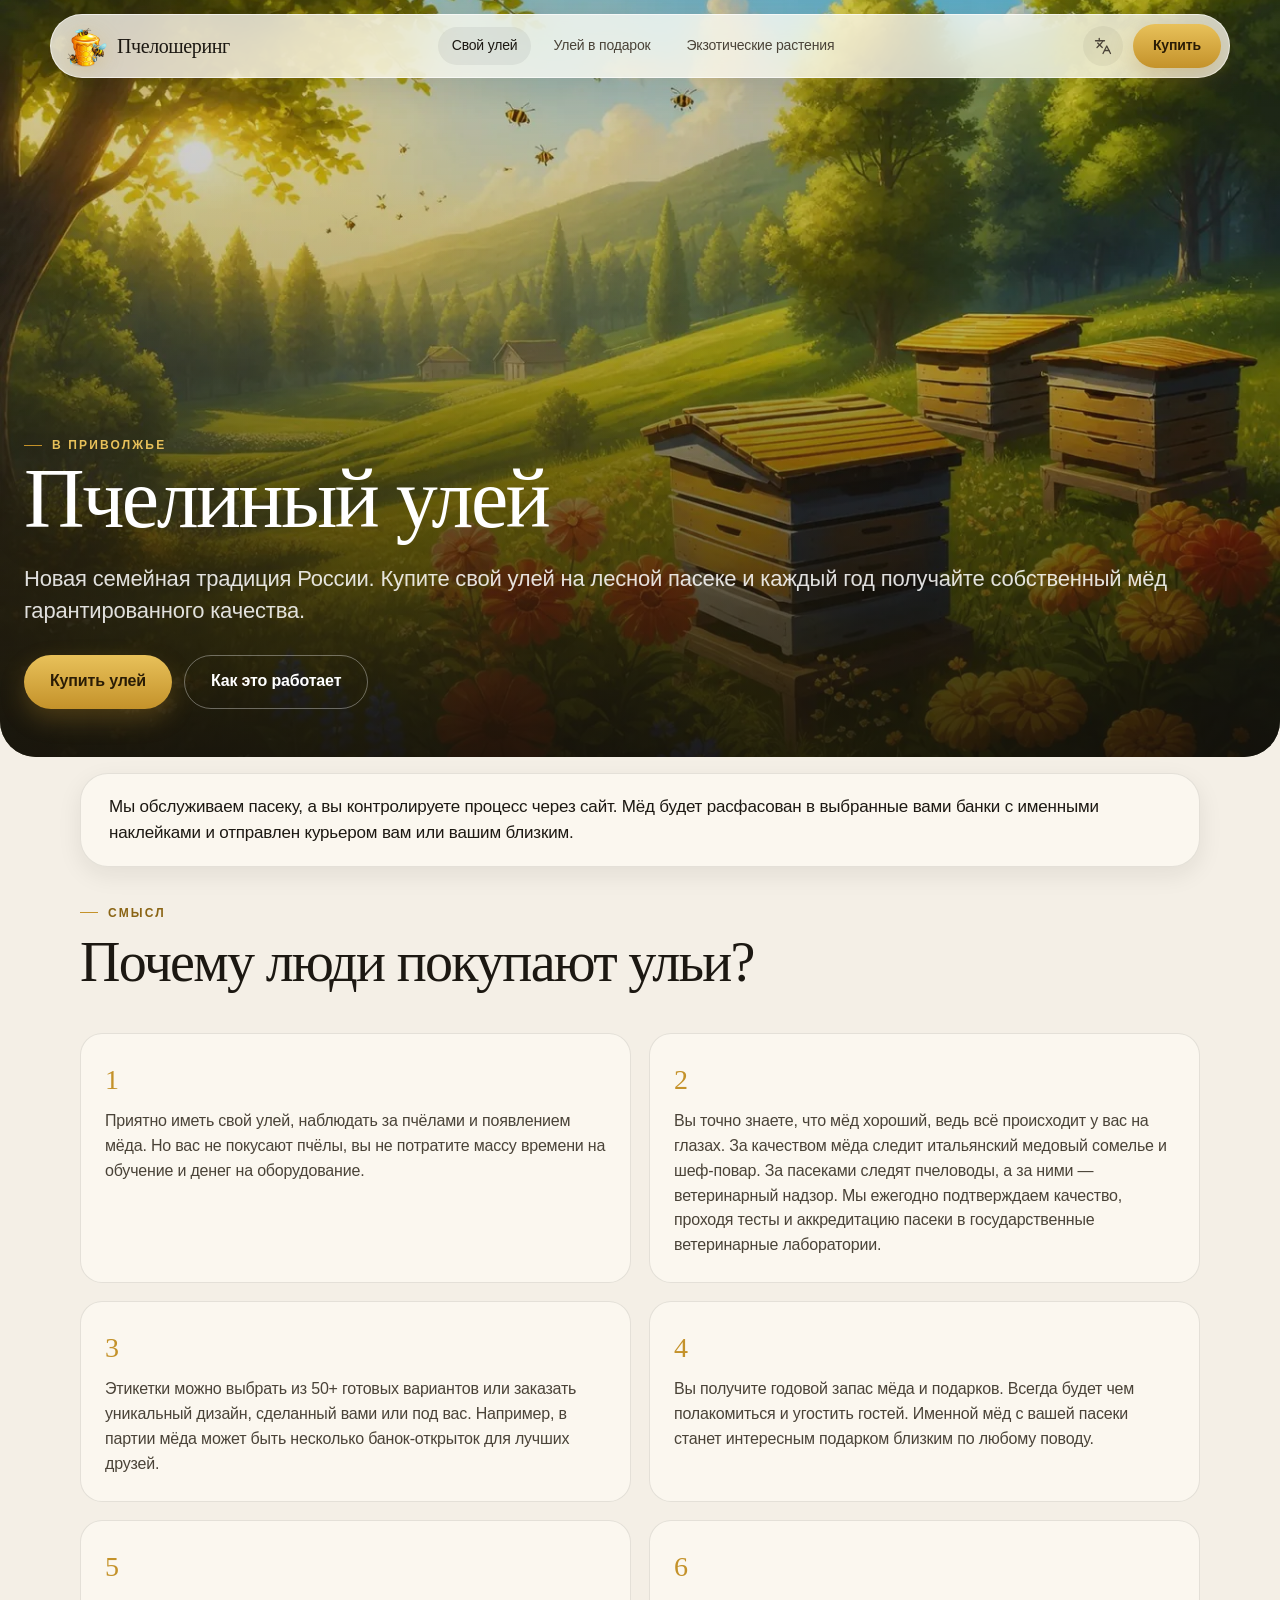
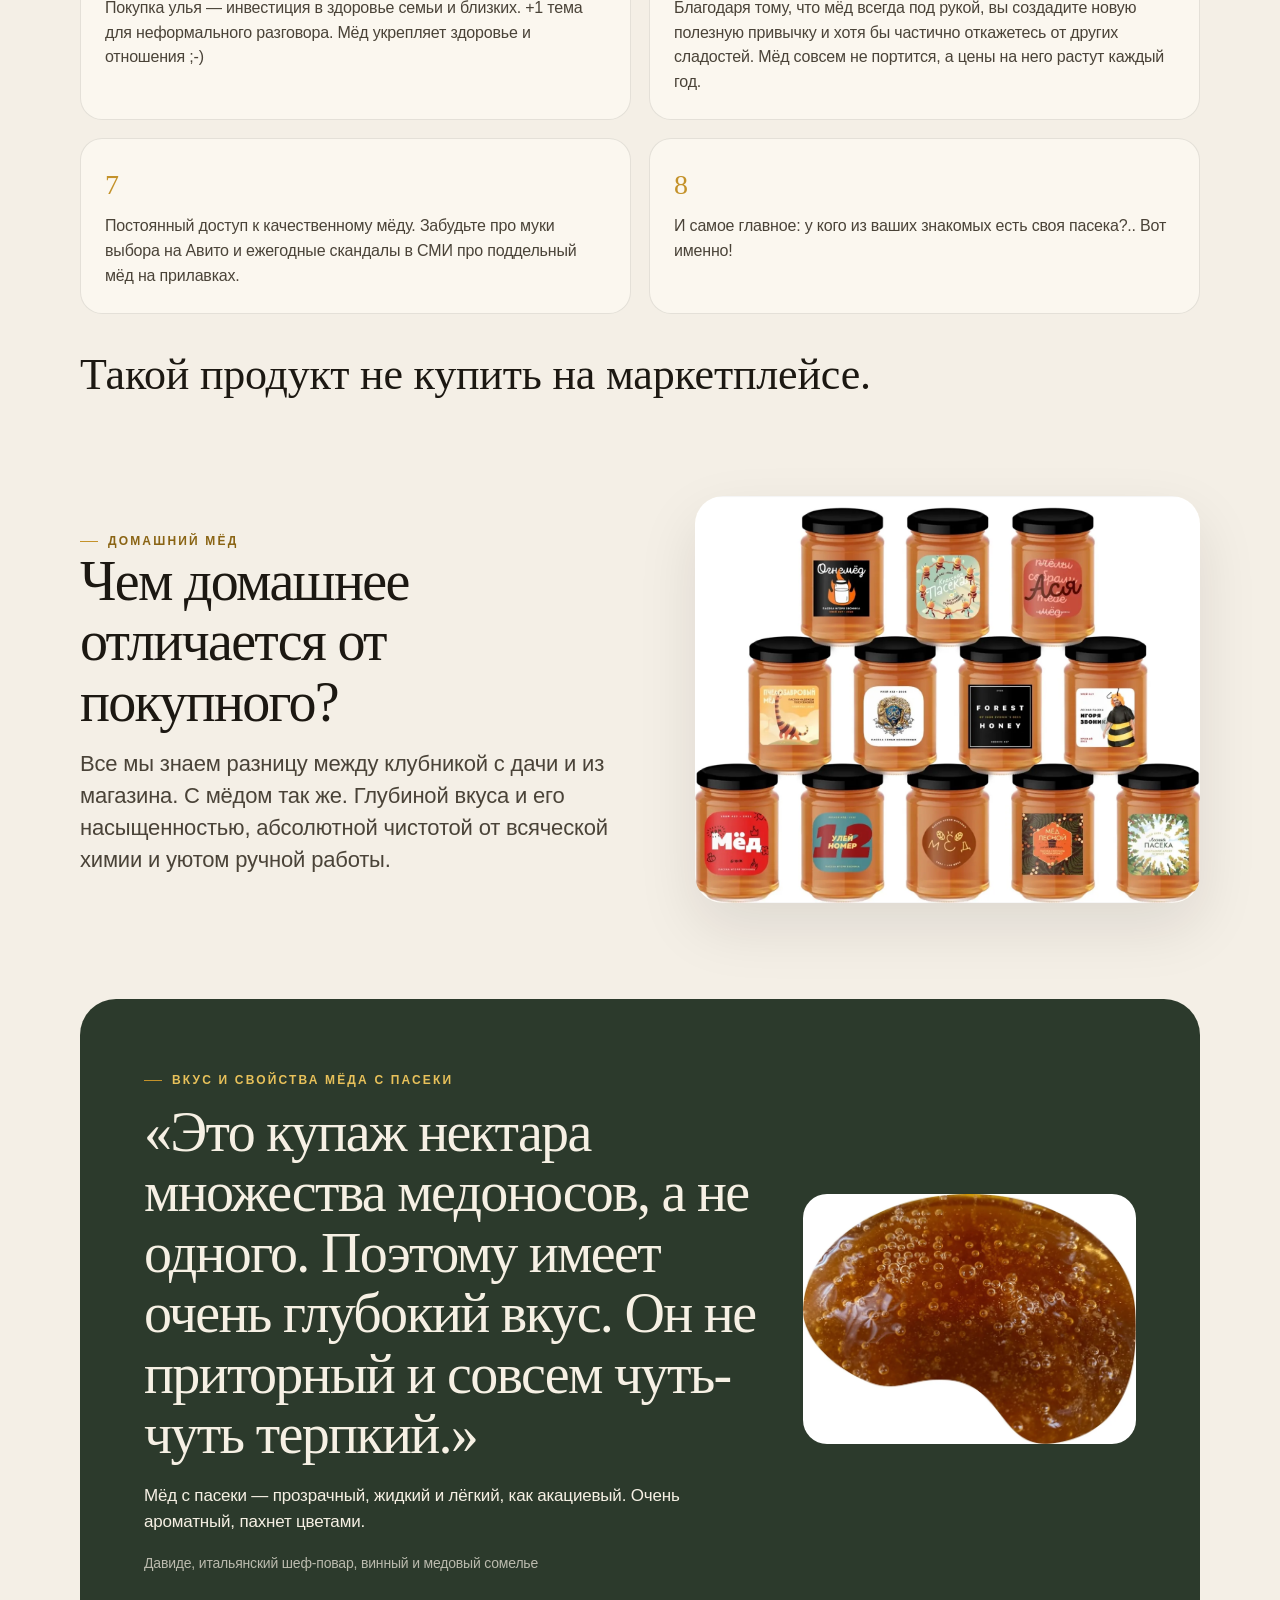
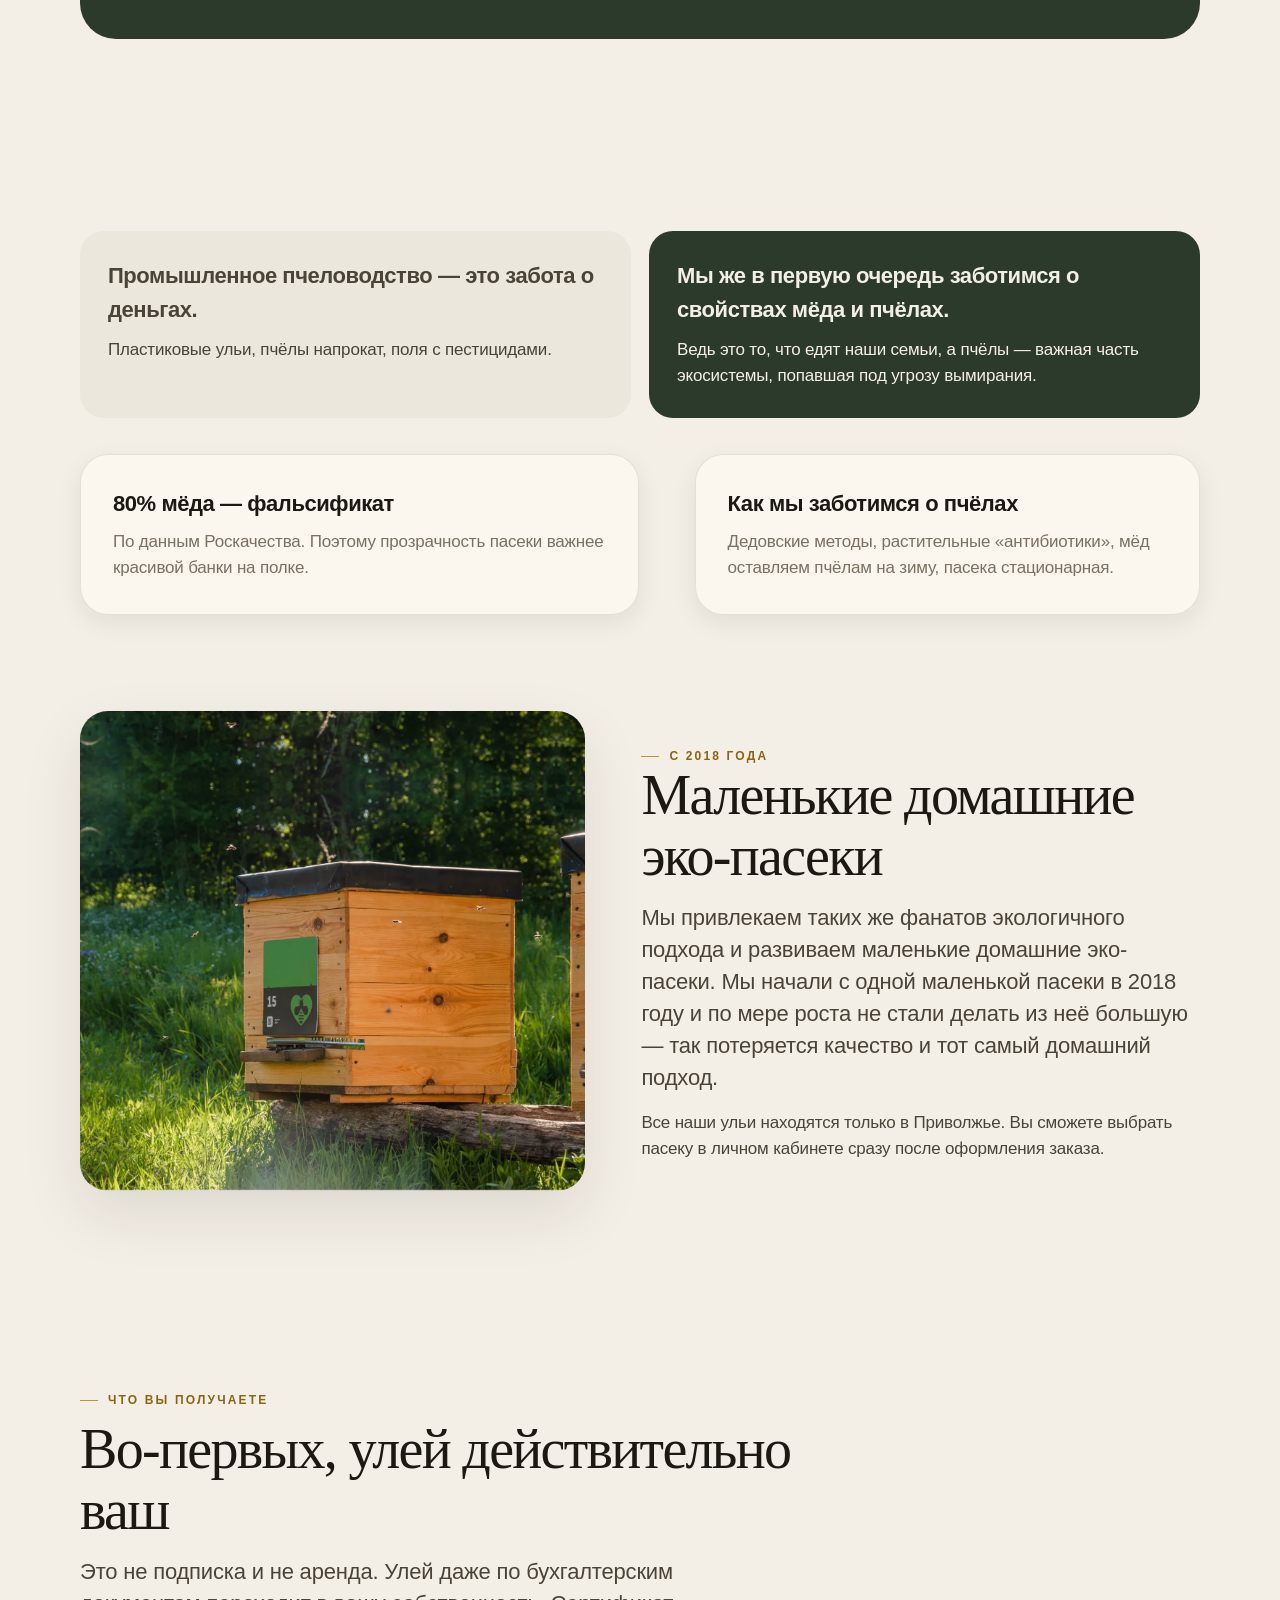
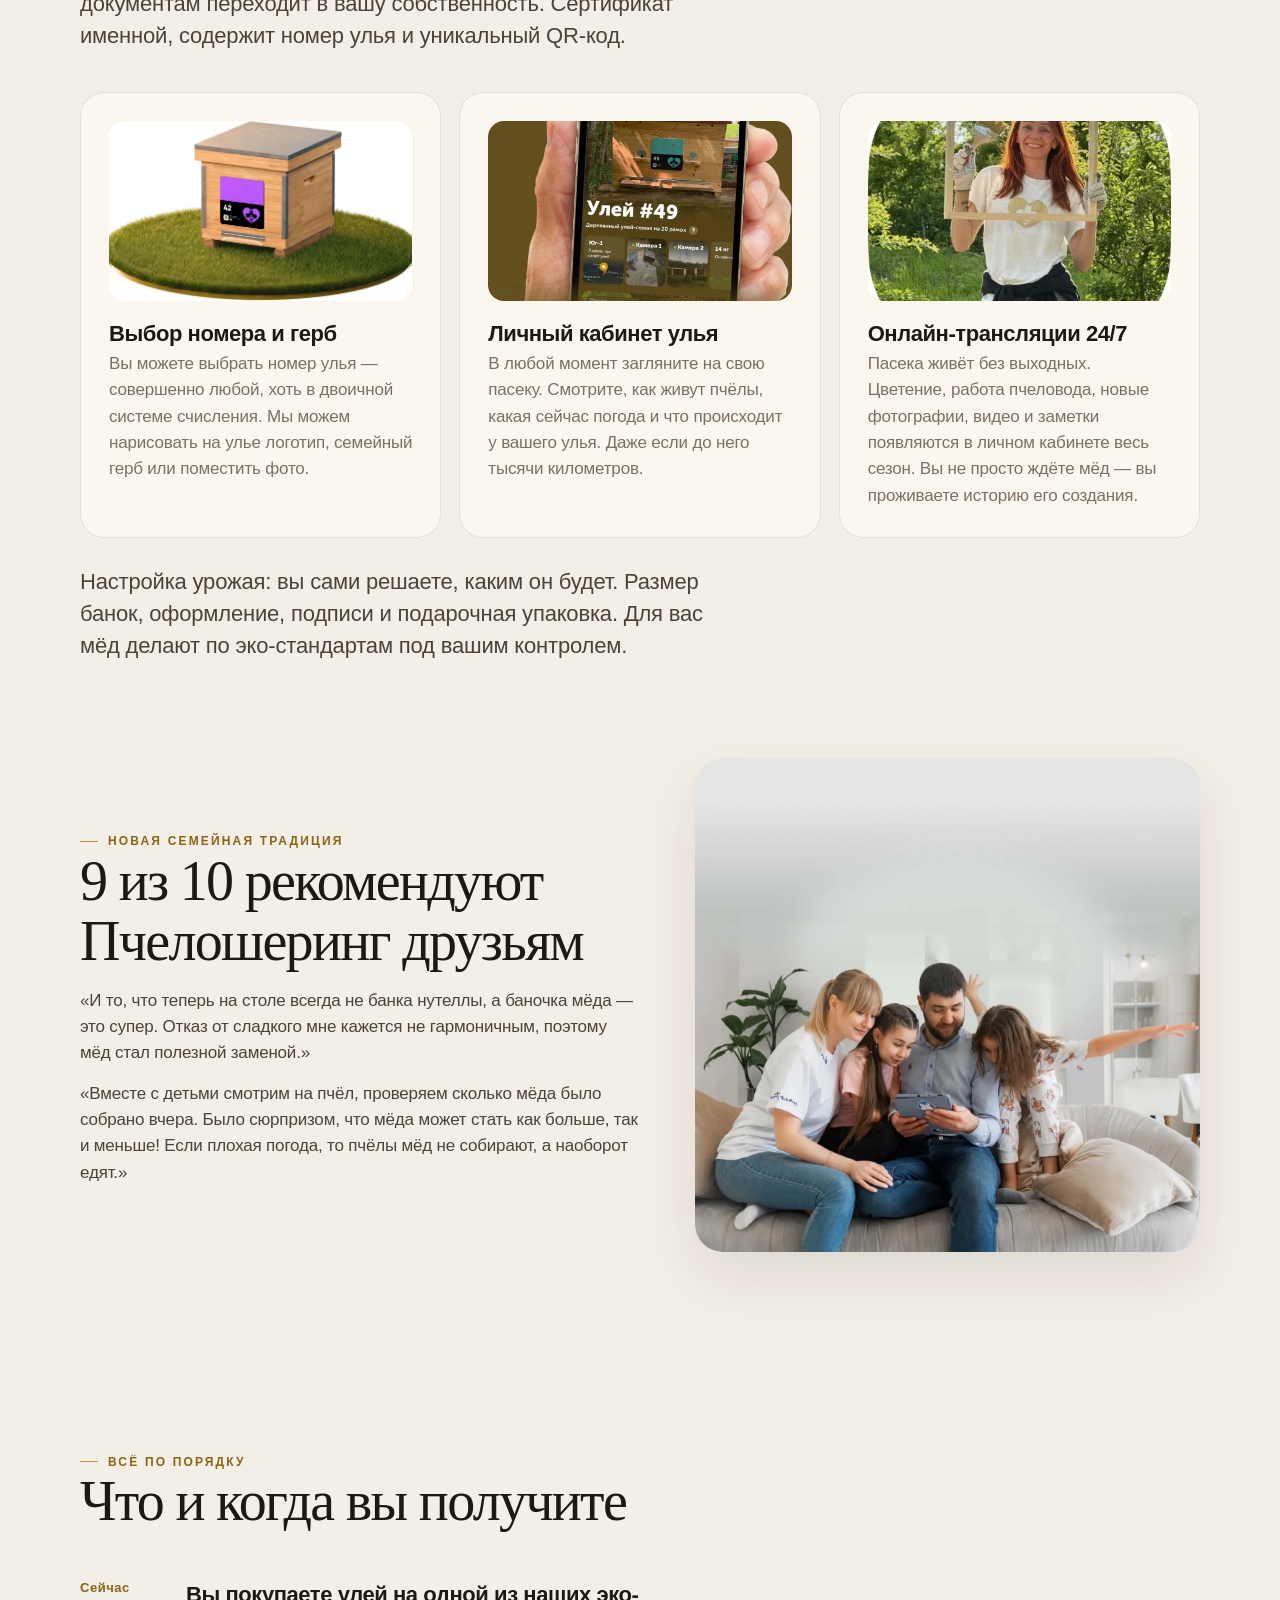
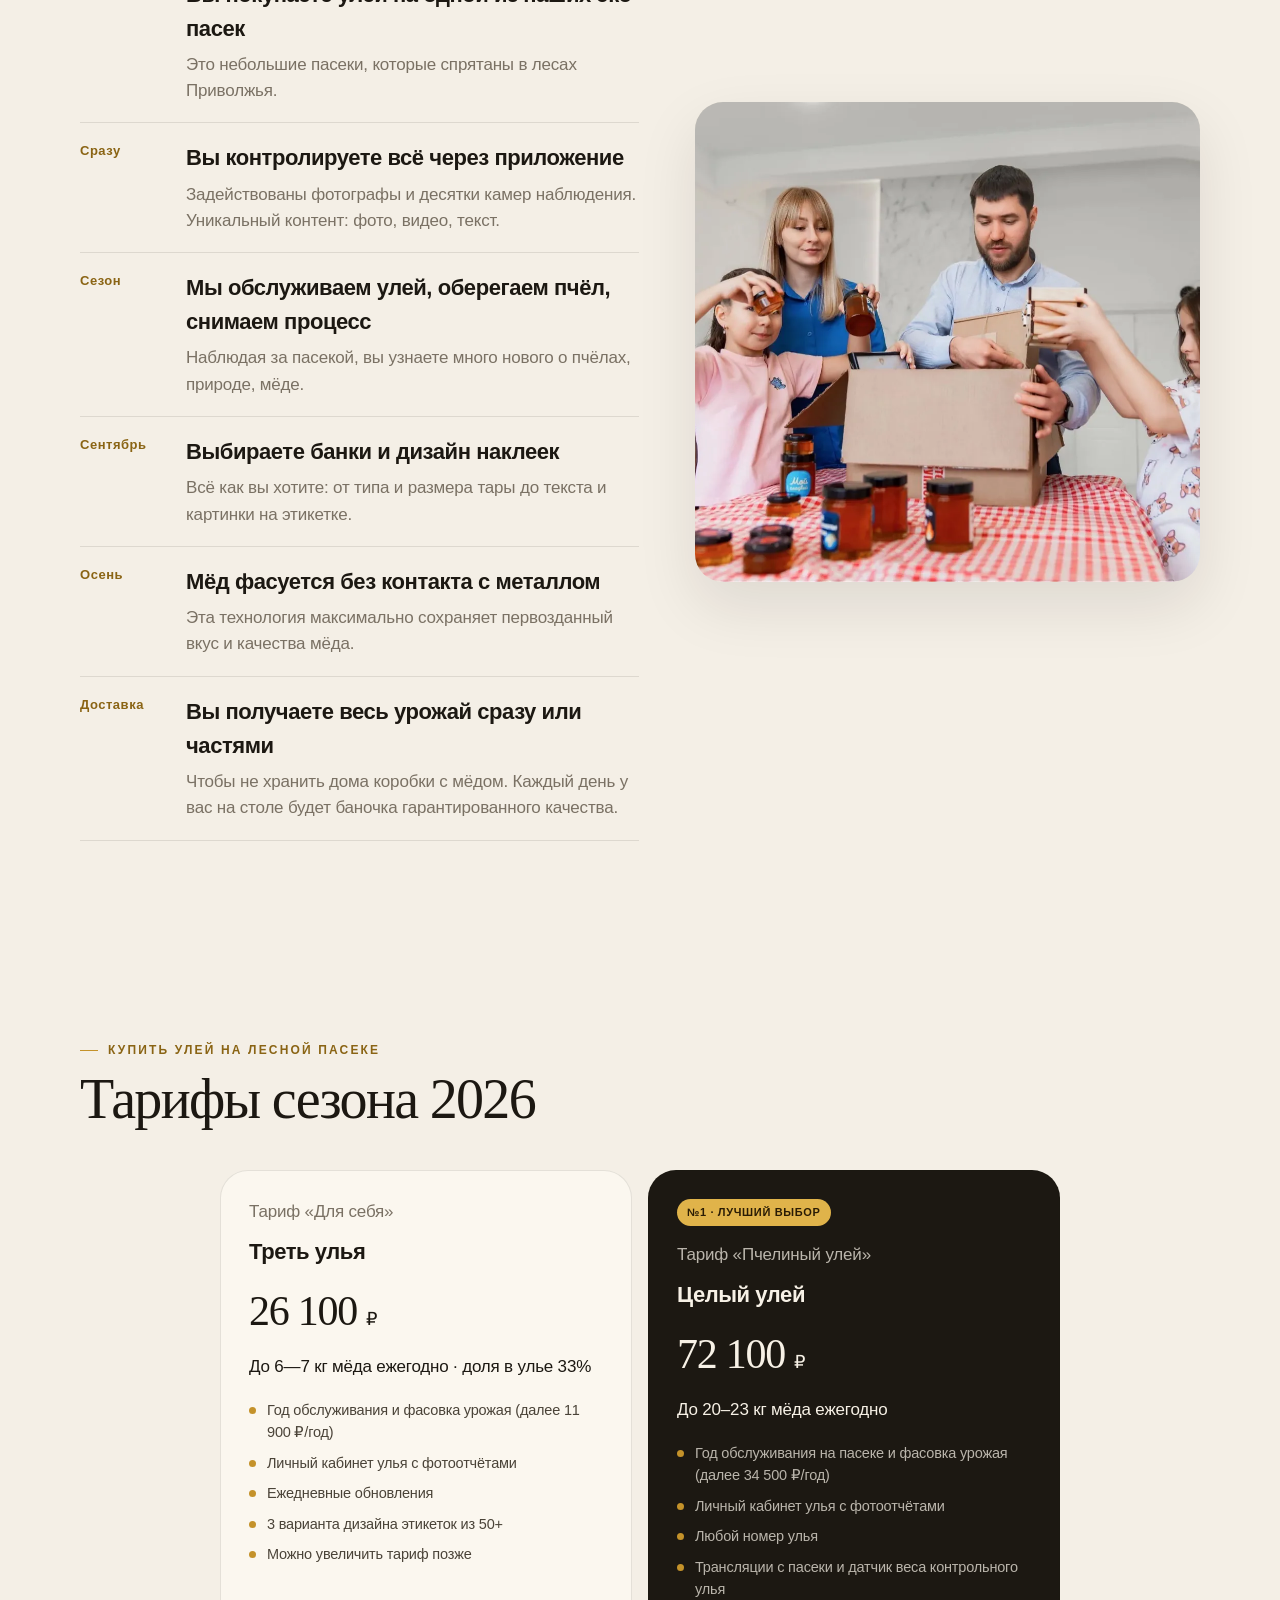
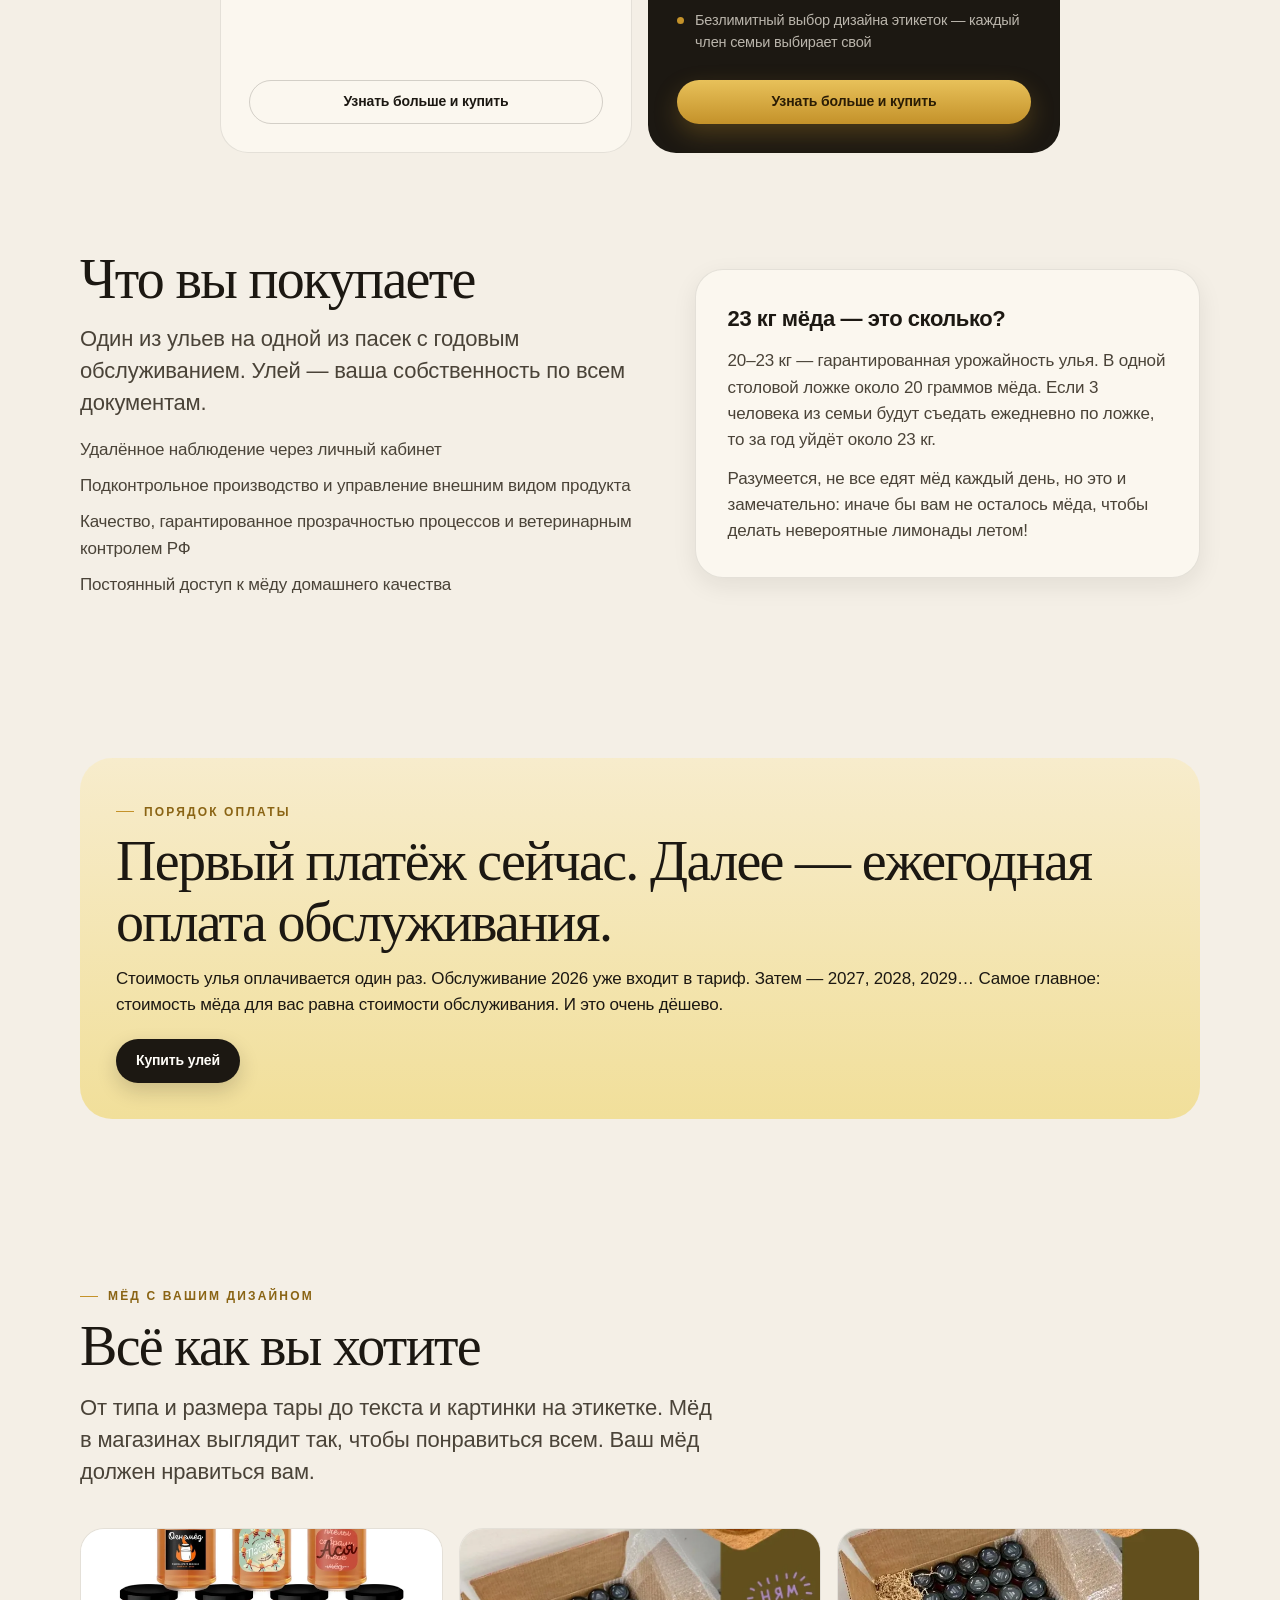
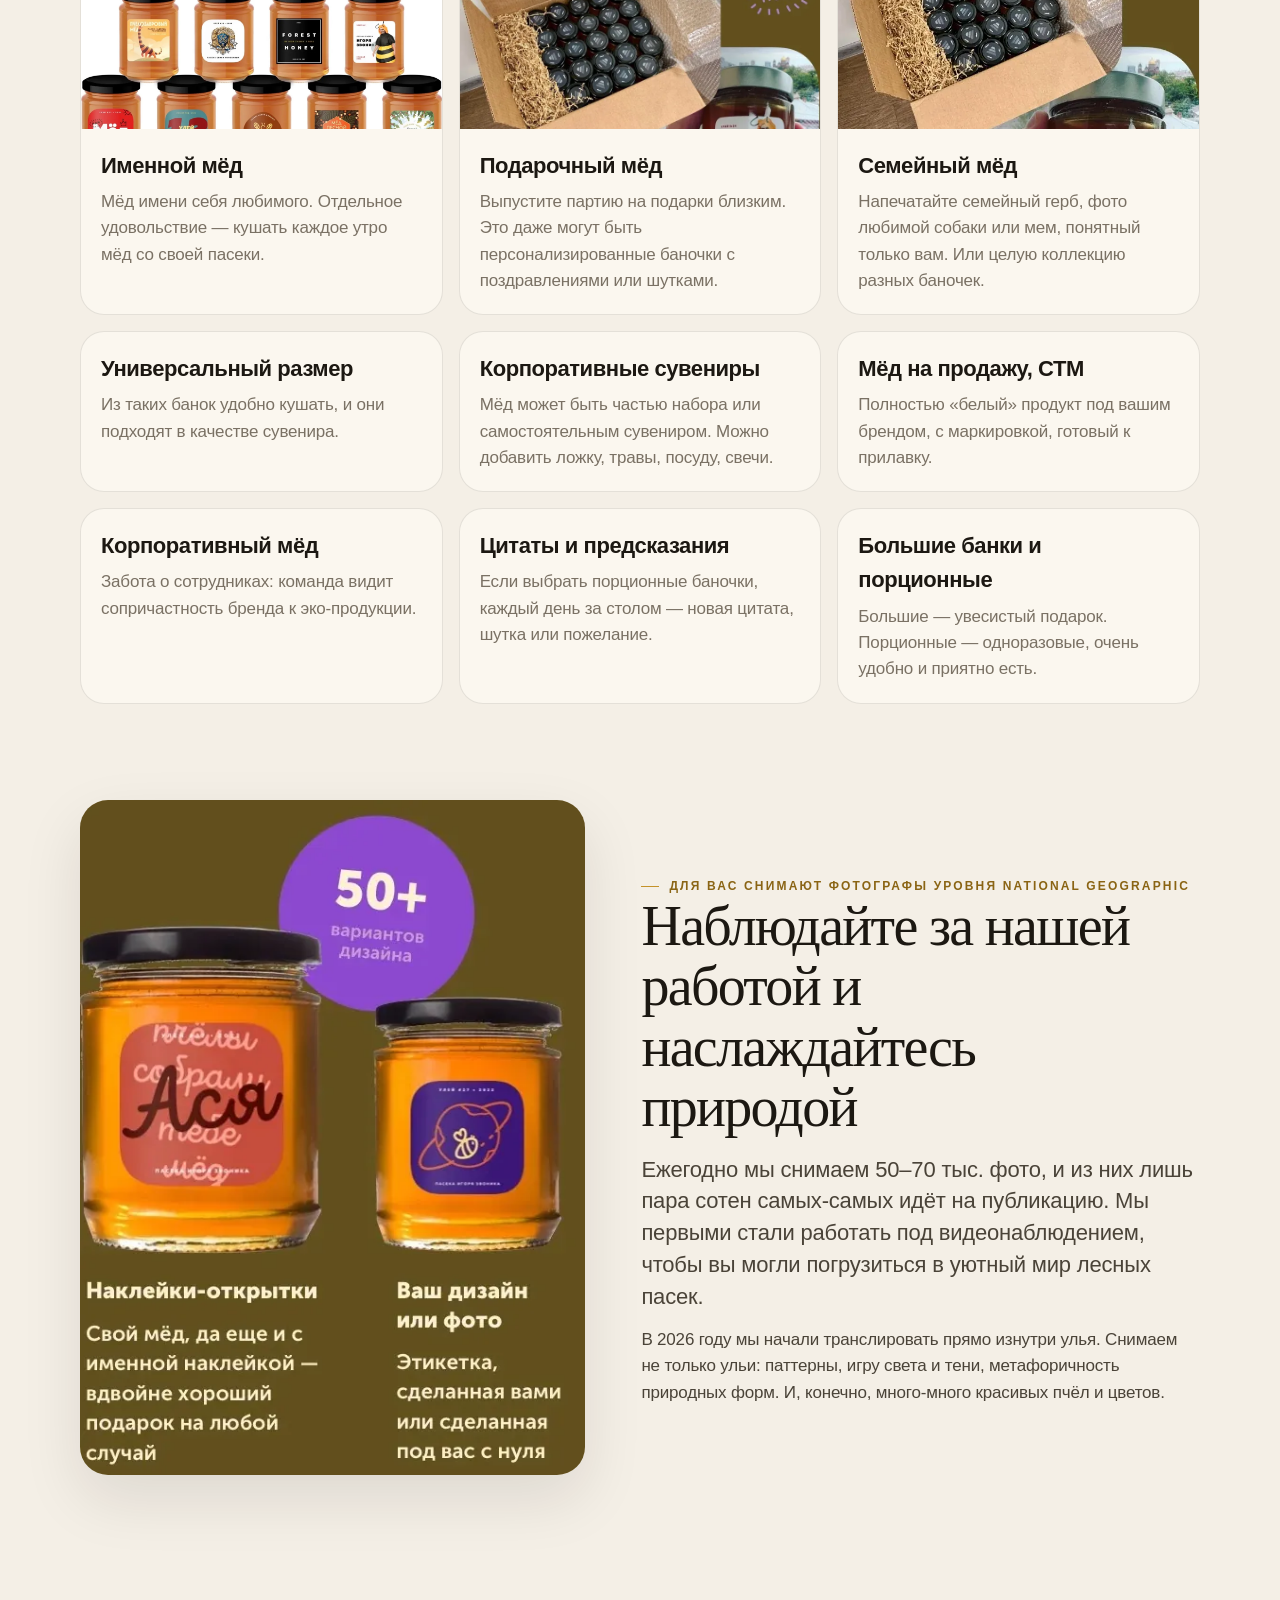
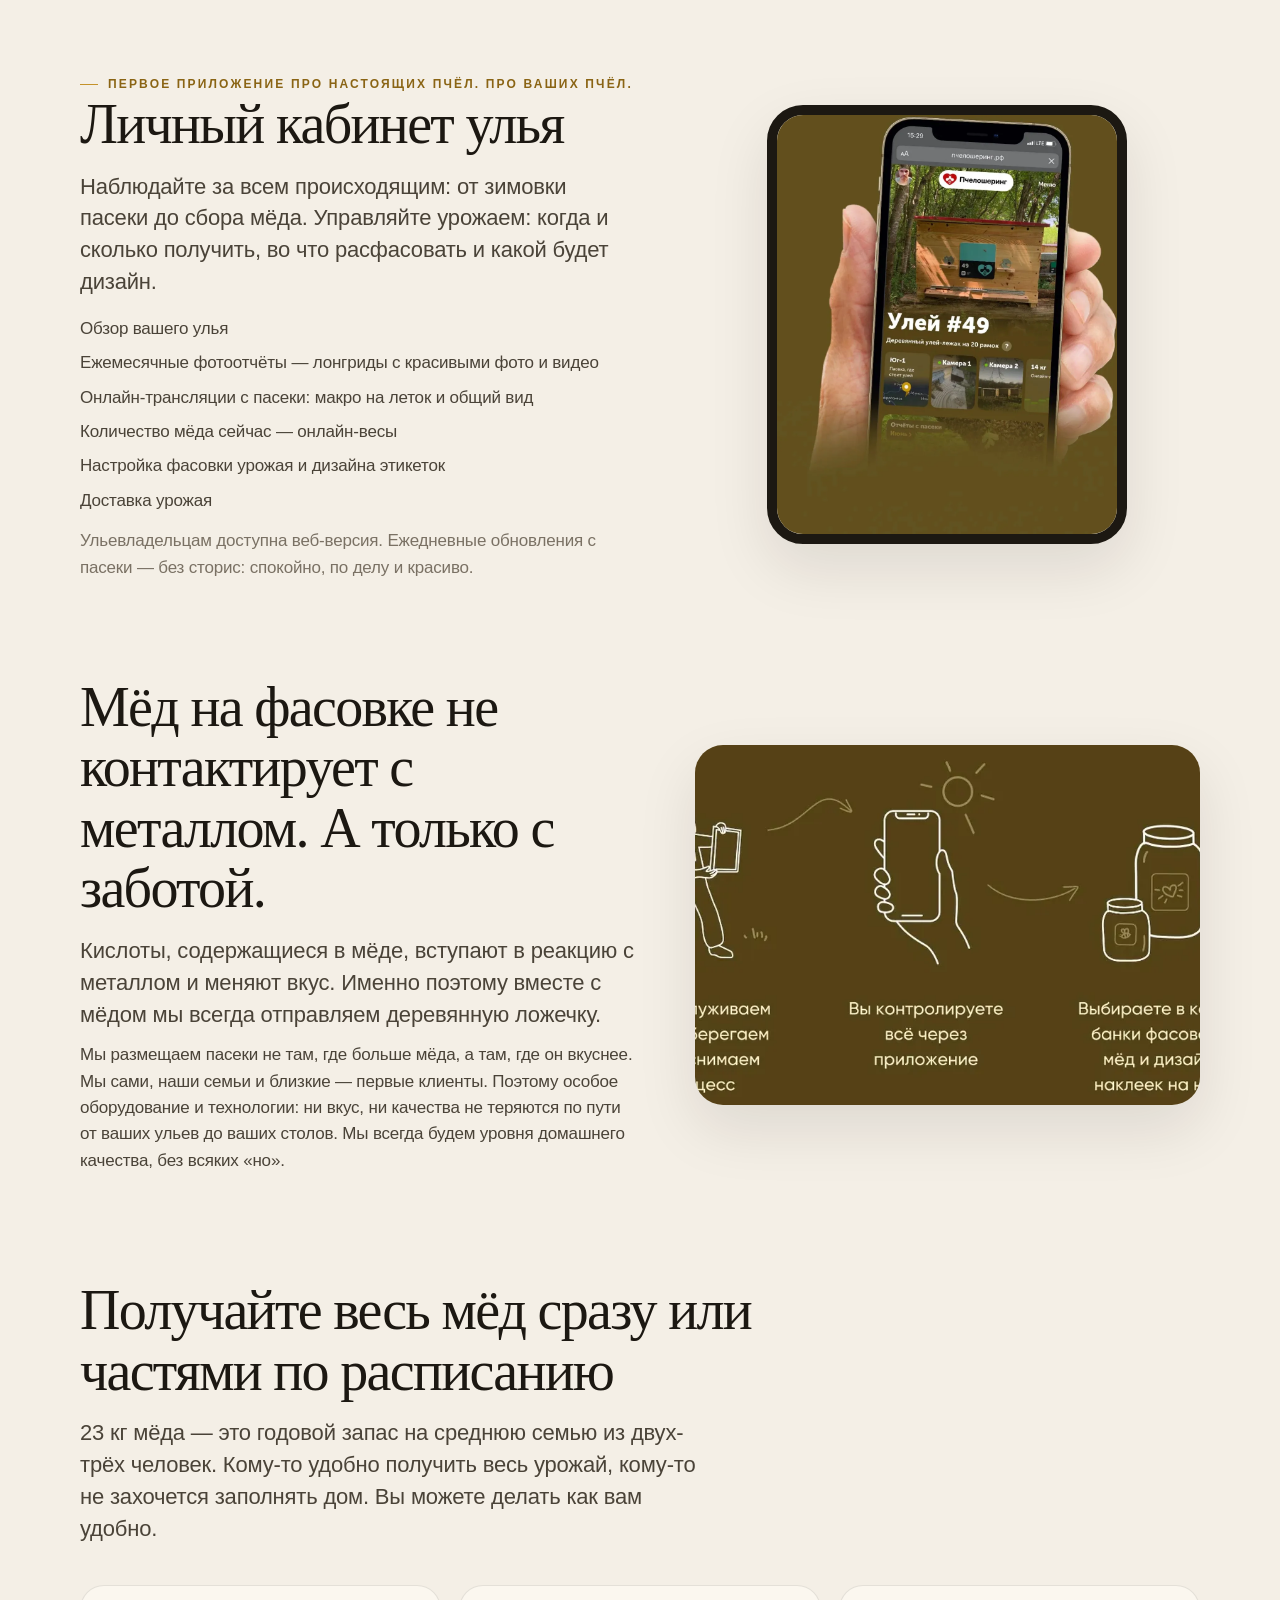
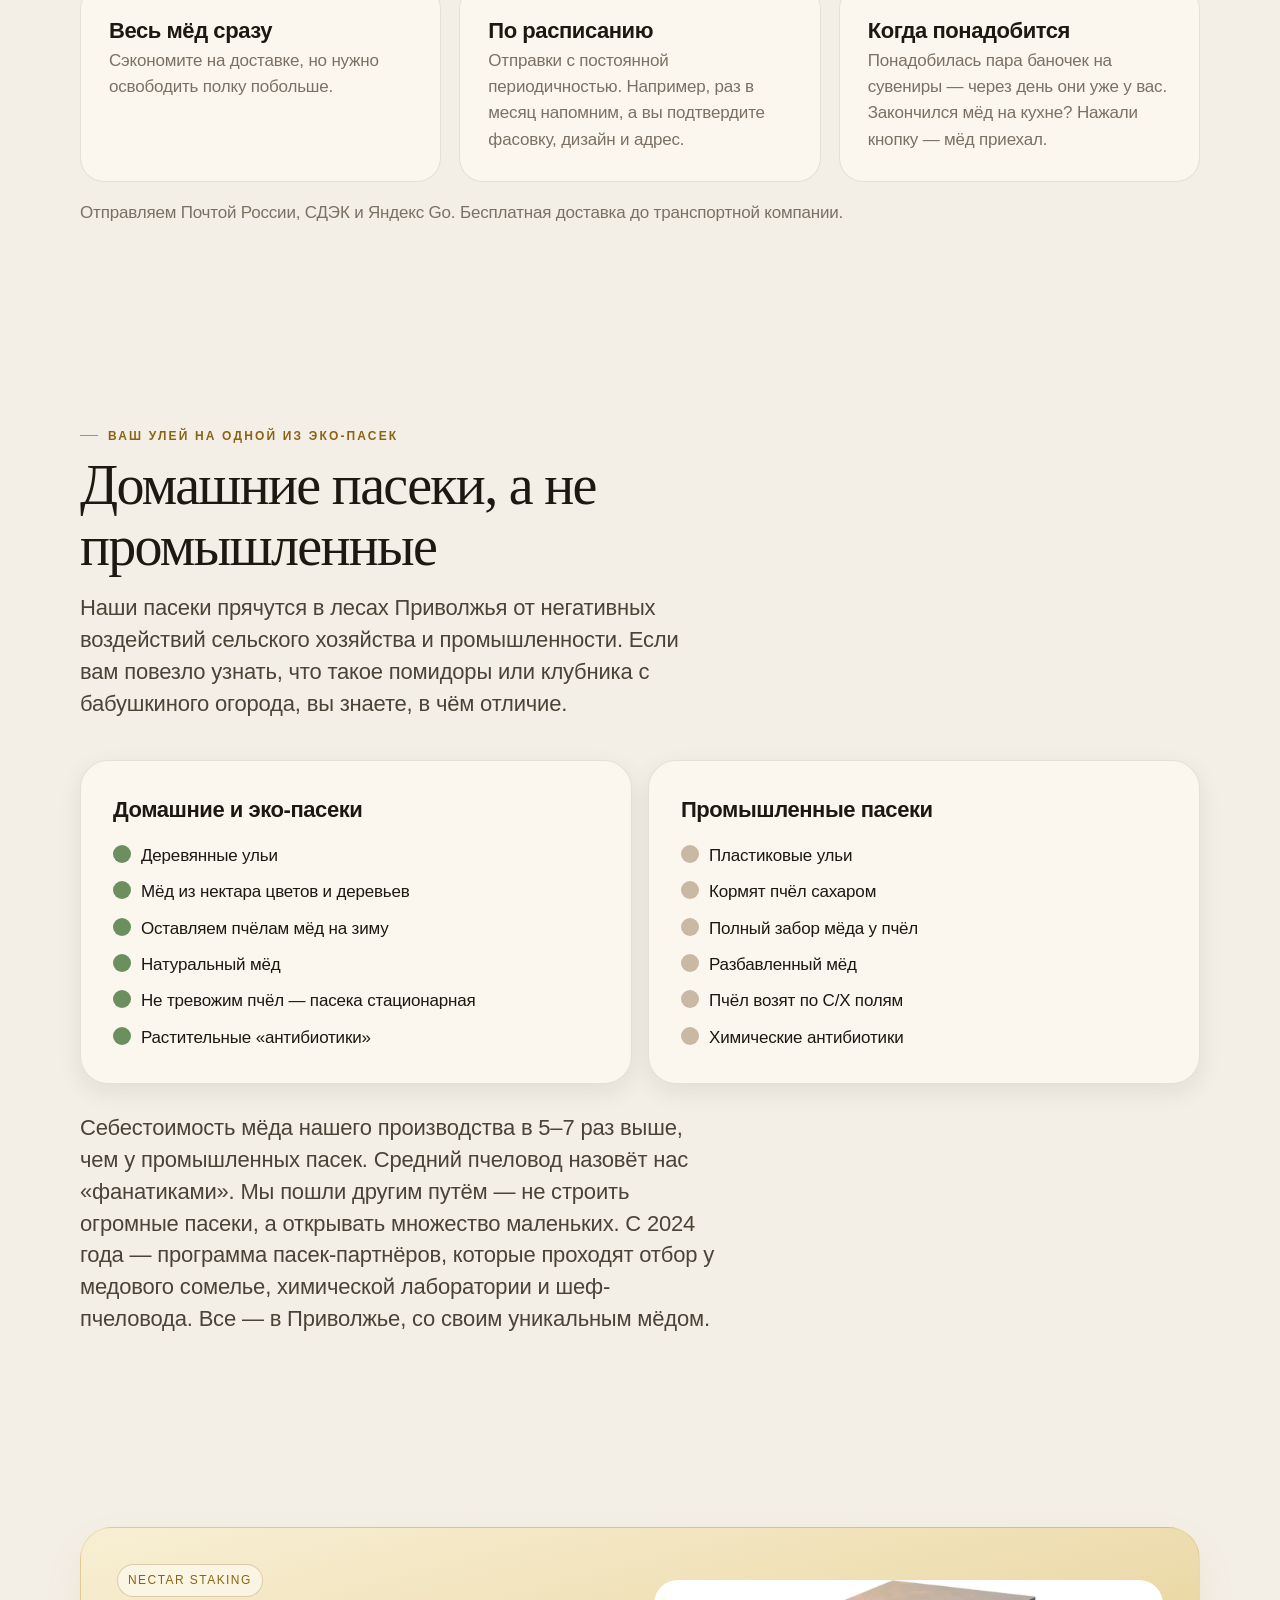
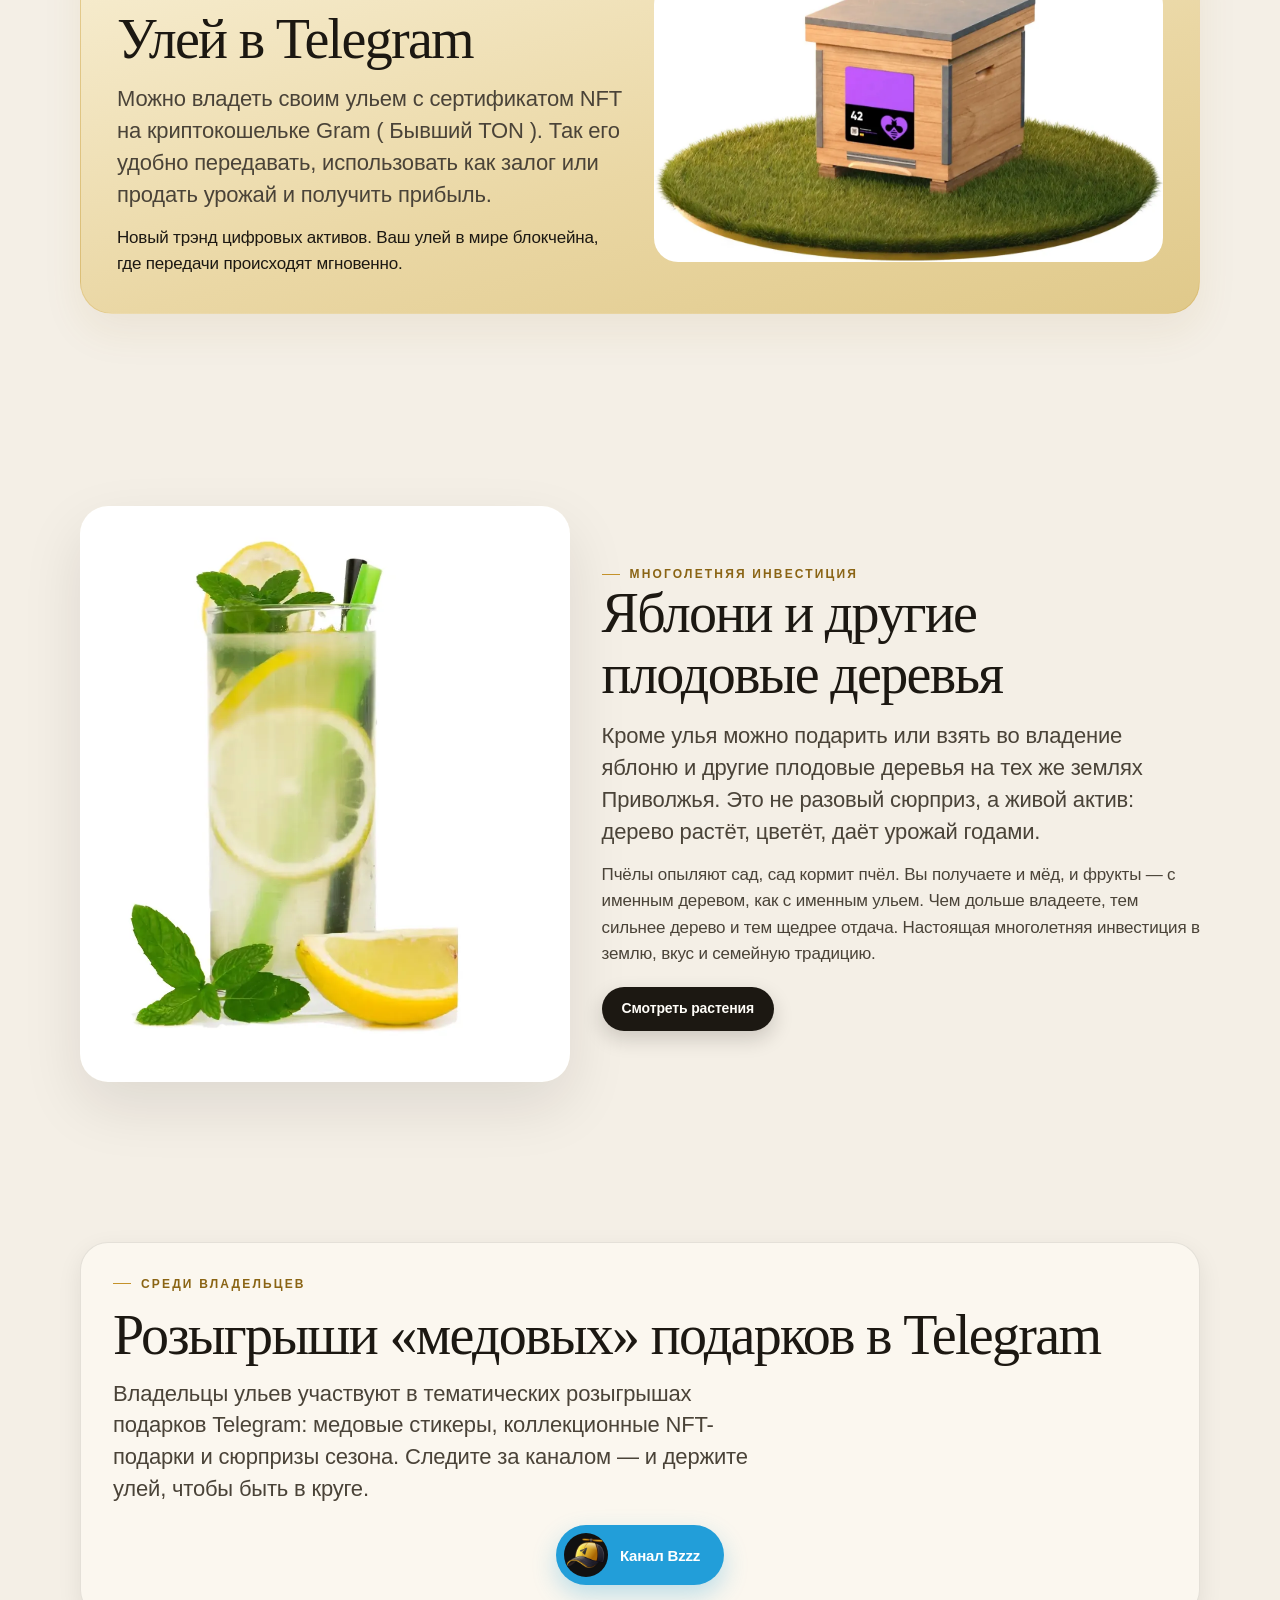
<file: hive.html>
<!DOCTYPE html>
<html lang="ru">
<head>
  <meta charset="utf-8">
  <meta name="viewport" content="width=device-width, initial-scale=1">
  <title>Пчелошеринг — свой улей на лесной пасеке в Приволжье | Купить улей и получать мёд</title>
  <meta name="description" content="Пчелошеринг: купите свой улей на эко-пасеке в Приволжье и каждый год получайте домашний мёд. Личный кабинет, именные этикетки, трансляции с пасеки. Улей в подарок. Nectar Staking на TON.">
  <meta name="keywords" content="пчелошеринг, купить улей, свой улей, улей в подарок, мёд с пасеки, домашний мёд, пасека Приволжье, семейный улей, пчелы, NFT улей TON, Nectar Staking">
  <meta name="robots" content="index, follow, max-image-preview:large">
  <meta name="author" content="Пчелошеринг">
  <meta name="geo.region" content="RU-VLA">
  <meta name="geo.placename" content="Приволжский федеральный округ, Россия">
  <link rel="canonical" href="hive.html">
  <link rel="alternate" hreflang="ru" href="hive.html">
  <link rel="icon" type="image/png" href="assets/img/favicon.png">
  <link rel="apple-touch-icon" href="assets/img/logo-256.png">
  <meta property="og:type" content="website">
  <meta property="og:locale" content="ru_RU">
  <meta property="og:site_name" content="Пчелошеринг">
  <meta property="og:title" content="Свой улей — новая семейная традиция России">
  <meta property="og:description" content="Купите улей на лесной пасеке в Приволжье и каждый год получайте собственный мёд гарантированного качества.">
  <meta property="og:image" content="assets/img/hive-meadow.webp">
  <meta name="twitter:card" content="summary_large_image">
  <meta name="twitter:title" content="Пчелошеринг — свой улей в Приволжье">
  <meta name="twitter:description" content="Семейный улей с ежегодным урожаем мёда. Пасеки только в Приволжье.">
  <meta name="twitter:image" content="assets/img/hive-meadow.webp">
  <meta name="theme-color" content="#f4efe6">
  <link rel="stylesheet" href="css/style.css">
  <script type="application/ld+json">
  {
    "@context": "https://schema.org",
    "@graph": [
      {
        "@type": "Organization",
        "@id": "#org",
        "name": "Пчелошеринг",
        "alternateName": ["Pchelosharing", "Bzzz"],
        "description": "Пчелошеринг — владение ульем на эко-пасеке в Приволжье с ежегодным урожаем мёда.",
        "logo": "assets/img/logo-256.png",
        "sameAs": ["https://t.me/pchelosharing"],
        "areaServed": "RU",
        "contactPoint": {
          "@type": "ContactPoint",
          "contactType": "sales",
          "availableLanguage": ["Russian"],
          "url": "https://t.me/pchelosharing"
        }
      },
      {
        "@type": "WebSite",
        "name": "Пчелошеринг",
        "inLanguage": "ru-RU",
        "publisher": {"@id": "#org"},
        "potentialAction": {
          "@type": "SearchAction",
          "target": "hive.html?q={search_term_string}",
          "query-input": "required name=search_term_string"
        }
      },
      {
        "@type": "Product",
        "name": "Пчелиный улей",
        "description": "Целый улей на лесной пасеке в Приволжье: до 20–23 кг мёда ежегодно, личный кабинет, именные этикетки.",
        "brand": {"@id": "#org"},
        "image": "assets/img/hive-meadow.webp",
        "offers": {
          "@type": "Offer",
          "priceCurrency": "RUB",
          "price": "72100",
          "availability": "https://schema.org/InStock",
          "url": "hive.html"
        }
      },
      {
        "@type": "BreadcrumbList",
        "itemListElement": [
          {"@type": "ListItem", "position": 1, "name": "Свой улей", "item": "hive.html"}
        ]
      }
    ]
  }
  </script>
</head>
<body>
  <a class="skip" href="#content">К основному контенту</a>
  <header class="header">
    <div class="header-inner">
      <a class="brand" href="hive.html" aria-label="Пчелошеринг — на главную">
        <img src="assets/img/logo.webp" alt="Логотип Пчелошеринг">
        <span>Пчелошеринг</span>
      </a>
      <nav class="nav" id="nav">
        <a href="hive.html" class="is-active">Свой улей</a>
        <a href="gift.html">Улей в подарок</a>
        <a href="index.html">Экзотические растения</a>
      </nav>
      <div class="header-actions">
        <div class="lang" id="lang">
          <button class="lang-btn" id="lang-btn" type="button" aria-haspopup="true" aria-label="Language">
            <svg viewBox="0 0 24 24" fill="none" stroke="currentColor" stroke-width="1.7" stroke-linecap="round" stroke-linejoin="round" aria-hidden="true">
              <path d="m5 8 6 6"/><path d="m4 14 6-6 2-3"/><path d="M2 5h12"/><path d="M7 2v3"/><path d="m22 22-5-10-5 10"/><path d="M14 18h6"/>
            </svg>
          </button>
          <div class="lang-menu" role="menu">
            <p class="lang-menu-title">Language</p>
            <button type="button" data-lang="ru" class="is-current"><span class="lang-flag">🇷🇺</span><span class="lang-name">Русский</span></button>
            <button type="button" data-lang="en"><span class="lang-flag">🇬🇧</span><span class="lang-name">English</span><span class="soon">soon</span></button>
            <button type="button" data-lang="zh"><span class="lang-flag">🇨🇳</span><span class="lang-name">中文</span><span class="soon">soon</span></button>
          </div>
        </div>
        <button class="btn btn-honey" type="button" data-buy>Купить</button>
        <button class="burger" type="button" aria-label="Меню" aria-expanded="false"><span></span></button>
      </div>
    </div>
  </header>

  <main id="content">
    <section class="hero hero-photo hero-main">
      <div class="hero-media">
        <img src="assets/img/orignewdesktop-hero.webp" alt="Иллюстрация лесной пасеки с ульями на солнечной поляне" width="1360" height="895">
        <div class="hero-shade"></div>
      </div>
      <div class="hero-copy">
        <p class="kicker" style="color:#e8c15a">В Приволжье</p>
        <h1>Пчелиный улей</h1>
        <p class="lead">Новая семейная традиция России. Купите свой улей на лесной пасеке и каждый год получайте собственный мёд гарантированного качества.</p>
        <div class="hero-actions">
          <button class="btn btn-honey btn-lg" type="button" data-buy>Купить улей</button>
          <a class="btn btn-ghost btn-lg" style="color:#fff;border-color:rgba(255,255,255,.35)" href="#how">Как это работает</a>
        </div>
      </div>
    </section>

    <section class="intro-band">
      <div class="wrap reveal">
        <article class="panel">
          <p>Мы обслуживаем пасеку, а вы контролируете процесс через сайт. Мёд будет расфасован в выбранные вами банки с именными наклейками и отправлен курьером вам или вашим близким.</p>
        </article>
      </div>
    </section>

    <section class="section" id="why">
      <div class="wrap">
        <div class="section-head reveal">
          <p class="kicker">Смысл</p>
          <h2>Почему люди покупают ульи?</h2>
        </div>
        <div class="reasons">
          <article class="reason reveal"><span class="n">1</span><p>Приятно иметь свой улей, наблюдать за пчёлами и появлением мёда. Но вас не покусают пчёлы, вы не потратите массу времени на обучение и денег на оборудование.</p></article>
          <article class="reason reveal"><span class="n">2</span><p>Вы точно знаете, что мёд хороший, ведь всё происходит у вас на глазах. За качеством мёда следит итальянский медовый сомелье и шеф-повар. За пасеками следят пчеловоды, а за ними — ветеринарный надзор. Мы ежегодно подтверждаем качество, проходя тесты и аккредитацию пасеки в государственные ветеринарные лаборатории.</p></article>
          <article class="reason reveal"><span class="n">3</span><p>Этикетки можно выбрать из 50+ готовых вариантов или заказать уникальный дизайн, сделанный вами или под вас. Например, в партии мёда может быть несколько банок-открыток для лучших друзей.</p></article>
          <article class="reason reveal"><span class="n">4</span><p>Вы получите годовой запас мёда и подарков. Всегда будет чем полакомиться и угостить гостей. Именной мёд с вашей пасеки станет интересным подарком близким по любому поводу.</p></article>
          <article class="reason reveal"><span class="n">5</span><p>Покупка улья — инвестиция в здоровье семьи и близких. +1 тема для неформального разговора. Мёд укрепляет здоровье и отношения ;-)</p></article>
          <article class="reason reveal"><span class="n">6</span><p>Благодаря тому, что мёд всегда под рукой, вы создадите новую полезную привычку и хотя бы частично откажетесь от других сладостей. Мёд совсем не портится, а цены на него растут каждый год.</p></article>
          <article class="reason reveal"><span class="n">7</span><p>Постоянный доступ к качественному мёду. Забудьте про муки выбора на Авито и ежегодные скандалы в СМИ про поддельный мёд на прилавках.</p></article>
          <article class="reason reveal"><span class="n">8</span><p>И самое главное: у кого из ваших знакомых есть своя пасека?.. Вот именно!</p></article>
        </div>
        <p class="big-line reveal">Такой продукт не купить на маркетплейсе.</p>
      </div>
    </section>

    <section class="section" style="padding-top:0">
      <div class="wrap split">
        <div class="copy reveal">
          <p class="kicker">Домашний мёд</p>
          <h2>Чем домашнее отличается от покупного?</h2>
          <p class="lead" style="margin-top:16px">Все мы знаем разницу между клубникой с дачи и из магазина. С мёдом так же. Глубиной вкуса и его насыщенностью, абсолютной чистотой от всяческой химии и уютом ручной работы.</p>
        </div>
        <div class="photo reveal"><img src="assets/img/group-6.webp" alt="Именные банки домашнего мёда с персональными этикетками владельцев ульев"></div>
      </div>
    </section>

    <section class="section" style="padding-top:0">
      <div class="wrap">
        <div class="quote reveal">
          <div>
            <p class="kicker" style="color:#e8c15a">Вкус и свойства мёда с пасеки</p>
            <h2 style="margin:12px 0 18px">«Это купаж нектара множества медоносов, а не одного. Поэтому имеет очень глубокий вкус. Он не приторный и совсем чуть-чуть терпкий.»</h2>
            <p>Мёд с пасеки — прозрачный, жидкий и лёгкий, как акациевый. Очень ароматный, пахнет цветами.</p>
            <p class="who">Давиде, итальянский шеф-повар, винный и медовый сомелье</p>
          </div>
          <img src="assets/img/gift-pack.webp" alt="Макросъёмка натурального лесного мёда">
        </div>
      </div>
    </section>

    <section class="section">
      <div class="wrap">
        <div class="pair reveal">
          <article class="bad">
            <h3>Промышленное пчеловодство — это забота о деньгах.</h3>
            <p style="margin-top:10px">Пластиковые ульи, пчёлы напрокат, поля с пестицидами.</p>
          </article>
          <article class="good">
            <h3>Мы же в первую очередь заботимся о свойствах мёда и пчёлах.</h3>
            <p style="margin-top:10px">Ведь это то, что едят наши семьи, а пчёлы — важная часть экосистемы, попавшая под угрозу вымирания.</p>
          </article>
        </div>
        <div class="split" style="margin-top:36px">
          <article class="panel reveal">
            <h3>80% мёда — фальсификат</h3>
            <p class="muted" style="margin-top:8px">По данным Роскачества. Поэтому прозрачность пасеки важнее красивой банки на полке.</p>
          </article>
          <article class="panel reveal">
            <h3>Как мы заботимся о пчёлах</h3>
            <p class="muted" style="margin-top:8px">Дедовские методы, растительные «антибиотики», мёд оставляем пчёлам на зиму, пасека стационарная.</p>
          </article>
        </div>
      </div>
    </section>

    <section class="section" style="padding-top:0">
      <div class="wrap split reverse">
        <div class="photo tall reveal"><img src="assets/img/hive-meadow.webp" alt="Именной деревянный улей №15 на лесной поляне"></div>
        <div class="copy reveal">
          <p class="kicker">С 2018 года</p>
          <h2>Маленькие домашние эко-пасеки</h2>
          <p class="lead" style="margin-top:16px">Мы привлекаем таких же фанатов экологичного подхода и развиваем маленькие домашние эко-пасеки. Мы начали с одной маленькой пасеки в 2018 году и по мере роста не стали делать из неё большую — так потеряется качество и тот самый домашний подход.</p>
          <p style="margin-top:16px;color:var(--ink-2)">Все наши ульи находятся только в Приволжье. Вы сможете выбрать пасеку в личном кабинете сразу после оформления заказа.</p>
        </div>
      </div>
    </section>

    <section class="section">
      <div class="wrap">
        <div class="section-head reveal">
          <p class="kicker">Что вы получаете</p>
          <h2>Во-первых, улей действительно ваш</h2>
          <p class="lead">Это не подписка и не аренда. Улей даже по бухгалтерским документам переходит в вашу собственность. Сертификат именной, содержит номер улья и уникальный QR-код.</p>
        </div>
        <div class="features">
          <article class="feature reveal">
            <img src="assets/img/bees-macro.webp" alt="Улей с номером и QR-кодом владельца">
            <h3>Выбор номера и герб</h3>
            <p class="muted">Вы можете выбрать номер улья — совершенно любой, хоть в двоичной системе счисления. Мы можем нарисовать на улье логотип, семейный герб или поместить фото.</p>
          </article>
          <article class="feature reveal">
            <img src="assets/img/gift-artboard.webp" alt="Личный кабинет улья на телефоне">
            <h3>Личный кабинет улья</h3>
            <p class="muted">В любой момент загляните на свою пасеку. Смотрите, как живут пчёлы, какая сейчас погода и что происходит у вашего улья. Даже если до него тысячи километров.</p>
          </article>
          <article class="feature reveal">
            <img src="assets/img/labels.webp" alt="Работа на пасеке">
            <h3>Онлайн-трансляции 24/7</h3>
            <p class="muted">Пасека живёт без выходных. Цветение, работа пчеловода, новые фотографии, видео и заметки появляются в личном кабинете весь сезон. Вы не просто ждёте мёд — вы проживаете историю его создания.</p>
          </article>
        </div>
        <p class="lead reveal" style="margin-top:28px">Настройка урожая: вы сами решаете, каким он будет. Размер банок, оформление, подписи и подарочная упаковка. Для вас мёд делают по эко-стандартам под вашим контролем.</p>
      </div>
    </section>

    <section class="section" style="padding-top:0">
      <div class="wrap split">
        <div class="copy reveal">
          <p class="kicker">Новая семейная традиция</p>
          <h2>9 из 10 рекомендуют Пчелошеринг друзьям</h2>
          <p style="margin-top:16px;color:var(--ink-2)">«И то, что теперь на столе всегда не банка нутеллы, а баночка мёда — это супер. Отказ от сладкого мне кажется не гармоничным, поэтому мёд стал полезной заменой.»</p>
          <p style="margin-top:14px;color:var(--ink-2)">«Вместе с детьми смотрим на пчёл, проверяем сколько мёда было собрано вчера. Было сюрпризом, что мёда может стать как больше, так и меньше! Если плохая погода, то пчёлы мёд не собирают, а наоборот едят.»</p>
        </div>
        <div class="photo reveal"><img src="assets/img/group-hive.webp" alt="Семья наблюдает за своим ульем в личном кабинете"></div>
      </div>
    </section>

    <section class="section" id="how">
      <div class="wrap split">
        <div>
          <p class="kicker">Всё по порядку</p>
          <h2>Что и когда вы получите</h2>
          <div class="timeline" style="margin-top:28px">
            <div class="step reveal"><div class="when">Сейчас</div><div><h3>Вы покупаете улей на одной из наших эко-пасек</h3><p class="muted">Это небольшие пасеки, которые спрятаны в лесах Приволжья.</p></div></div>
            <div class="step reveal"><div class="when">Сразу</div><div><h3>Вы контролируете всё через приложение</h3><p class="muted">Задействованы фотографы и десятки камер наблюдения. Уникальный контент: фото, видео, текст.</p></div></div>
            <div class="step reveal"><div class="when">Сезон</div><div><h3>Мы обслуживаем улей, оберегаем пчёл, снимаем процесс</h3><p class="muted">Наблюдая за пасекой, вы узнаете много нового о пчёлах, природе, мёде.</p></div></div>
            <div class="step reveal"><div class="when">Сентябрь</div><div><h3>Выбираете банки и дизайн наклеек</h3><p class="muted">Всё как вы хотите: от типа и размера тары до текста и картинки на этикетке.</p></div></div>
            <div class="step reveal"><div class="when">Осень</div><div><h3>Мёд фасуется без контакта с металлом</h3><p class="muted">Эта технология максимально сохраняет первозданный вкус и качества мёда.</p></div></div>
            <div class="step reveal"><div class="when">Доставка</div><div><h3>Вы получаете весь урожай сразу или частями</h3><p class="muted">Чтобы не хранить дома коробки с мёдом. Каждый день у вас на столе будет баночка гарантированного качества.</p></div></div>
          </div>
        </div>
        <div class="photo tall reveal"><img src="assets/img/apiary-work.webp" alt="Семья распаковывает урожай именного мёда"></div>
      </div>
    </section>

    <section class="section" id="tariffs">
      <div class="wrap">
        <div class="section-head reveal">
          <p class="kicker">Купить улей на лесной пасеке</p>
          <h2>Тарифы сезона 2026</h2>
        </div>
        <div class="tariffs tariffs-duo">
          <article class="tariff reveal">
            <p class="muted">Тариф «Для себя»</p>
            <h3>Треть улья</h3>
            <div class="price">26 100 <small>₽</small></div>
            <p>До 6—7 кг мёда ежегодно · доля в улье 33%</p>
            <ul>
              <li>Год обслуживания и фасовка урожая (далее 11 900 ₽/год)</li>
              <li>Личный кабинет улья с фотоотчётами</li>
              <li>Ежедневные обновления</li>
              <li>3 варианта дизайна этикеток из 50+</li>
              <li>Можно увеличить тариф позже</li>
            </ul>
            <button class="btn btn-ghost btn-full" type="button" data-buy>Узнать больше и купить</button>
          </article>
          <article class="tariff best reveal">
            <span class="badge">№1 · Лучший выбор</span>
            <p class="muted">Тариф «Пчелиный улей»</p>
            <h3>Целый улей</h3>
            <div class="price">72 100 <small>₽</small></div>
            <p>До 20–23 кг мёда ежегодно</p>
            <ul>
              <li>Год обслуживания на пасеке и фасовка урожая (далее 34 500 ₽/год)</li>
              <li>Личный кабинет улья с фотоотчётами</li>
              <li>Любой номер улья</li>
              <li>Трансляции с пасеки и датчик веса контрольного улья</li>
              <li>Безлимитный выбор дизайна этикеток — каждый член семьи выбирает свой</li>
            </ul>
            <button class="btn btn-honey btn-full" type="button" data-buy>Узнать больше и купить</button>
          </article>
        </div>
      </div>
    </section>

    <section class="section" style="padding-top:0">
      <div class="wrap split">
        <div class="reveal">
          <h2>Что вы покупаете</h2>
          <p class="lead" style="margin-top:14px">Один из ульев на одной из пасек с годовым обслуживанием. Улей — ваша собственность по всем документам.</p>
          <ul style="margin-top:18px;display:grid;gap:10px;color:var(--ink-2)">
            <li>Удалённое наблюдение через личный кабинет</li>
            <li>Подконтрольное производство и управление внешним видом продукта</li>
            <li>Качество, гарантированное прозрачностью процессов и ветеринарным контролем РФ</li>
            <li>Постоянный доступ к мёду домашнего качества</li>
          </ul>
        </div>
        <article class="panel reveal">
          <h3>23 кг мёда — это сколько?</h3>
          <p style="margin-top:12px;color:var(--ink-2)">20–23 кг — гарантированная урожайность улья. В одной столовой ложке около 20 граммов мёда. Если 3 человека из семьи будут съедать ежедневно по ложке, то за год уйдёт около 23 кг.</p>
          <p style="margin-top:12px;color:var(--ink-2)">Разумеется, не все едят мёд каждый день, но это и замечательно: иначе бы вам не осталось мёда, чтобы делать невероятные лимонады летом!</p>
        </article>
      </div>
    </section>

    <section class="section-tight">
      <div class="wrap honey-band reveal">
        <p class="kicker">Порядок оплаты</p>
        <h2 style="margin:10px 0 14px">Первый платёж сейчас. Далее — ежегодная оплата обслуживания.</h2>
        <p>Стоимость улья оплачивается один раз. Обслуживание 2026 уже входит в тариф. Затем — 2027, 2028, 2029… Самое главное: стоимость мёда для вас равна стоимости обслуживания. И это очень дёшево.</p>
        <button class="btn btn-primary" style="margin-top:20px" type="button" data-buy>Купить улей</button>
      </div>
    </section>

    <section class="section">
      <div class="wrap">
        <div class="section-head reveal">
          <p class="kicker">Мёд с вашим дизайном</p>
          <h2>Всё как вы хотите</h2>
          <p class="lead">От типа и размера тары до текста и картинки на этикетке. Мёд в магазинах выглядит так, чтобы понравиться всем. Ваш мёд должен нравиться вам.</p>
        </div>
        <div class="cards-3">
          <article class="card reveal"><img src="assets/img/group-6.webp" alt="Именной мёд"><div class="body"><h3>Именной мёд</h3><p class="muted">Мёд имени себя любимого. Отдельное удовольствие — кушать каждое утро мёд со своей пасеки.</p></div></article>
          <article class="card reveal"><img src="assets/img/gift-83.webp" alt="Подарочный мёд"><div class="body"><h3>Подарочный мёд</h3><p class="muted">Выпустите партию на подарки близким. Это даже могут быть персонализированные баночки с поздравлениями или шутками.</p></div></article>
          <article class="card reveal"><img src="assets/img/gift-84.webp" alt="Семейный мёд"><div class="body"><h3>Семейный мёд</h3><p class="muted">Напечатайте семейный герб, фото любимой собаки или мем, понятный только вам. Или целую коллекцию разных баночек.</p></div></article>
          <article class="card reveal"><div class="body"><h3>Универсальный размер</h3><p class="muted">Из таких банок удобно кушать, и они подходят в качестве сувенира.</p></div></article>
          <article class="card reveal"><div class="body"><h3>Корпоративные сувениры</h3><p class="muted">Мёд может быть частью набора или самостоятельным сувениром. Можно добавить ложку, травы, посуду, свечи.</p></div></article>
          <article class="card reveal"><div class="body"><h3>Мёд на продажу, СТМ</h3><p class="muted">Полностью «белый» продукт под вашим брендом, с маркировкой, готовый к прилавку.</p></div></article>
          <article class="card reveal"><div class="body"><h3>Корпоративный мёд</h3><p class="muted">Забота о сотрудниках: команда видит сопричастность бренда к эко-продукции.</p></div></article>
          <article class="card reveal"><div class="body"><h3>Цитаты и предсказания</h3><p class="muted">Если выбрать порционные баночки, каждый день за столом — новая цитата, шутка или пожелание.</p></div></article>
          <article class="card reveal"><div class="body"><h3>Большие банки и порционные</h3><p class="muted">Большие — увесистый подарок. Порционные — одноразовые, очень удобно и приятно есть.</p></div></article>
        </div>
      </div>
    </section>

    <section class="section" style="padding-top:0">
      <div class="wrap split reverse">
        <div class="photo reveal"><img src="assets/img/gift-78.webp" alt="Макрофотография пчёл и цветов"></div>
        <div class="copy reveal">
          <p class="kicker">Для вас снимают фотографы уровня National Geographic</p>
          <h2>Наблюдайте за нашей работой и наслаждайтесь природой</h2>
          <p class="lead" style="margin-top:16px">Ежегодно мы снимаем 50–70 тыс. фото, и из них лишь пара сотен самых-самых идёт на публикацию. Мы первыми стали работать под видеонаблюдением, чтобы вы могли погрузиться в уютный мир лесных пасек.</p>
          <p style="margin-top:14px;color:var(--ink-2)">В 2026 году мы начали транслировать прямо изнутри улья. Снимаем не только ульи: паттерны, игру света и тени, метафоричность природных форм. И, конечно, много-много красивых пчёл и цветов.</p>
        </div>
      </div>
    </section>

    <section class="section">
      <div class="wrap split">
        <div class="copy reveal">
          <p class="kicker">Первое приложение про настоящих пчёл. Про ваших пчёл.</p>
          <h2>Личный кабинет улья</h2>
          <p class="lead" style="margin-top:16px">Наблюдайте за всем происходящим: от зимовки пасеки до сбора мёда. Управляйте урожаем: когда и сколько получить, во что расфасовать и какой будет дизайн.</p>
          <ul style="margin-top:18px;display:grid;gap:8px;color:var(--ink-2)">
            <li>Обзор вашего улья</li>
            <li>Ежемесячные фотоотчёты — лонгриды с красивыми фото и видео</li>
            <li>Онлайн-трансляции с пасеки: макро на леток и общий вид</li>
            <li>Количество мёда сейчас — онлайн-весы</li>
            <li>Настройка фасовки урожая и дизайна этикеток</li>
            <li>Доставка урожая</li>
          </ul>
          <p class="muted" style="margin-top:14px">Ульевладельцам доступна веб-версия. Ежедневные обновления с пасеки — без сторис: спокойно, по делу и красиво.</p>
        </div>
        <div class="phone reveal"><img src="assets/img/gift-artboard.webp" alt="Экран личного кабинета улья №49"></div>
      </div>
    </section>

    <section class="section" style="padding-top:0">
      <div class="wrap split">
        <div class="copy reveal">
          <h2>Мёд на фасовке не контактирует с металлом. А только с заботой.</h2>
          <p class="lead" style="margin-top:16px">Кислоты, содержащиеся в мёде, вступают в реакцию с металлом и меняют вкус. Именно поэтому вместе с мёдом мы всегда отправляем деревянную ложечку.</p>
          <p style="margin-top:12px;color:var(--ink-2)">Мы размещаем пасеки не там, где больше мёда, а там, где он вкуснее. Мы сами, наши семьи и близкие — первые клиенты. Поэтому особое оборудование и технологии: ни вкус, ни качества не теряются по пути от ваших ульев до ваших столов. Мы всегда будем уровня домашнего качества, без всяких «но».</p>
        </div>
        <div class="photo reveal"><img src="assets/img/gift-32.webp" alt="Фасовка мёда без контакта с металлом"></div>
      </div>
    </section>

    <section class="section" style="padding-top:0">
      <div class="wrap">
        <div class="section-head reveal">
          <h2>Получайте весь мёд сразу или частями по расписанию</h2>
          <p class="lead">23 кг мёда — это годовой запас на среднюю семью из двух-трёх человек. Кому-то удобно получить весь урожай, кому-то не захочется заполнять дом. Вы можете делать как вам удобно.</p>
        </div>
        <div class="features">
          <article class="feature reveal"><h3>Весь мёд сразу</h3><p class="muted">Сэкономите на доставке, но нужно освободить полку побольше.</p></article>
          <article class="feature reveal"><h3>По расписанию</h3><p class="muted">Отправки с постоянной периодичностью. Например, раз в месяц напомним, а вы подтвердите фасовку, дизайн и адрес.</p></article>
          <article class="feature reveal"><h3>Когда понадобится</h3><p class="muted">Понадобилась пара баночек на сувениры — через день они уже у вас. Закончился мёд на кухне? Нажали кнопку — мёд приехал.</p></article>
        </div>
        <p class="muted reveal" style="margin-top:18px">Отправляем Почтой России, СДЭК и Яндекс Go. Бесплатная доставка до транспортной компании.</p>
      </div>
    </section>

    <section class="section">
      <div class="wrap">
        <div class="section-head reveal">
          <p class="kicker">Ваш улей на одной из эко-пасек</p>
          <h2>Домашние пасеки, а не промышленные</h2>
          <p class="lead">Наши пасеки прячутся в лесах Приволжья от негативных воздействий сельского хозяйства и промышленности. Если вам повезло узнать, что такое помидоры или клубника с бабушкиного огорода, вы знаете, в чём отличие.</p>
        </div>
        <div class="compare">
          <article class="panel reveal">
            <h3>Домашние и эко-пасеки</h3>
            <ul>
              <li><span class="dot-yes"></span>Деревянные ульи</li>
              <li><span class="dot-yes"></span>Мёд из нектара цветов и деревьев</li>
              <li><span class="dot-yes"></span>Оставляем пчёлам мёд на зиму</li>
              <li><span class="dot-yes"></span>Натуральный мёд</li>
              <li><span class="dot-yes"></span>Не тревожим пчёл — пасека стационарная</li>
              <li><span class="dot-yes"></span>Растительные «антибиотики»</li>
            </ul>
          </article>
          <article class="panel reveal">
            <h3>Промышленные пасеки</h3>
            <ul>
              <li><span class="dot-no"></span>Пластиковые ульи</li>
              <li><span class="dot-no"></span>Кормят пчёл сахаром</li>
              <li><span class="dot-no"></span>Полный забор мёда у пчёл</li>
              <li><span class="dot-no"></span>Разбавленный мёд</li>
              <li><span class="dot-no"></span>Пчёл возят по С/Х полям</li>
              <li><span class="dot-no"></span>Химические антибиотики</li>
            </ul>
          </article>
        </div>
        <p class="lead reveal" style="margin-top:28px">Себестоимость мёда нашего производства в 5–7 раз выше, чем у промышленных пасек. Средний пчеловод назовёт нас «фанатиками». Мы пошли другим путём — не строить огромные пасеки, а открывать множество маленьких. С 2024 года — программа пасек-партнёров, которые проходят отбор у медового сомелье, химической лаборатории и шеф-пчеловода. Все — в Приволжье, со своим уникальным мёдом.</p>
      </div>
    </section>

    <section class="section" id="staking">
      <div class="wrap">
        <div class="nft reveal">
          <div>
            <span class="chip">Nectar Staking</span>
            <h2>Улей в Telegram</h2>
            <p class="lead" style="margin-top:14px">Можно владеть своим ульем с сертификатом NFT на криптокошельке Gram ( Бывший TON ). Так его удобно передавать, использовать как залог или продать урожай и получить прибыль.</p>
            <p style="margin-top:14px">Новый трэнд цифровых активов. Ваш улей в мире блокчейна, где передачи происходят мгновенно.</p>
          </div>
          <img src="assets/img/bees-macro.webp" alt="Улей с QR-кодом — цифровой актив Nectar Staking" style="border-radius:24px;width:100%">
        </div>
      </div>
    </section>

    <section class="section" id="trees">
      <div class="wrap trees">
        <div class="photo reveal"><img src="assets/img/path-9.webp" alt="Плодовые деревья рядом с пасекой"></div>
        <div class="copy reveal">
          <p class="kicker">Многолетняя инвестиция</p>
          <h2>Яблони и другие плодовые деревья</h2>
          <p class="lead" style="margin-top:16px">Кроме улья можно подарить или взять во владение яблоню и другие плодовые деревья на тех же землях Приволжья. Это не разовый сюрприз, а живой актив: дерево растёт, цветёт, даёт урожай годами.</p>
          <p style="margin-top:14px;color:var(--ink-2)">Пчёлы опыляют сад, сад кормит пчёл. Вы получаете и мёд, и фрукты — с именным деревом, как с именным ульем. Чем дольше владеете, тем сильнее дерево и тем щедрее отдача. Настоящая многолетняя инвестиция в землю, вкус и семейную традицию.</p>
          <a class="btn btn-primary" style="margin-top:20px" href="index.html">Смотреть растения</a>
        </div>
      </div>
    </section>

    <section class="section-tight">
      <div class="wrap panel reveal" style="display:grid;gap:12px">
        <p class="kicker">Среди владельцев</p>
        <h2>Розыгрыши «медовых» подарков в Telegram</h2>
        <p class="lead">Владельцы ульев участвуют в тематических розыгрышах подарков Telegram: медовые стикеры, коллекционные NFT-подарки и сюрпризы сезона. Следите за каналом — и держите улей, чтобы быть в круге.</p>
        <a class="tg-channel" href="https://t.me/pchelosharing" rel="noopener" target="_blank">
          <img src="assets/img/tgbee.webp" alt="">
          <span>Канал Bzzz</span>
        </a>
      </div>
    </section>

    <section class="section" id="faq">
      <div class="wrap split">
        <div class="reveal">
          <p class="kicker">Вопрос-ответ</p>
          <h2>Если что — пишите</h2>
          <p class="lead" style="margin-top:12px">Менеджер в Telegram ответит лично. Канал — чтобы жить пасекой вместе.</p>
          <a class="tg" href="https://t.me/pchelosharing" rel="noopener" target="_blank" style="margin-top:20px">Написать менеджеру</a>
        </div>
        <div class="faq">
          <article class="faq-item open">
            <button type="button">За что именно я плачу? <span class="plus">+</span></button>
            <div class="a">
              <p>Во-первых, вы покупаете улей. Он ваш, вы платите за него единожды. Это как квартира, но для пчёл.</p>
              <p style="margin-top:8px">Во-вторых, вы ежегодно платите за обслуживание улья, заботу о пчёлах, сбор и фасовку мёда и так далее.</p>
              <p style="margin-top:8px">В-третьих, вы можете продать свой улей или подарить другу, если вам надоест. Это ваше имущество, ваше право выбирать, как им распоряжаться. Можете даже забрать его себе домой ;-)</p>
              <p style="margin-top:8px">Самое главное: стоимость мёда для вас равна стоимости обслуживания! И это очень дёшево!</p>
            </div>
          </article>
          <article class="faq-item">
            <button type="button">Кто и как будет ухаживать за моими пчёлами? <span class="plus">+</span></button>
            <div class="a">
              <p>Да, давайте знакомиться. Нас зовут Миша и Артём. Мы оба петербуржцы, оба айтишники, оба любим природу, лес и все вот это вот.</p>
              <p style="margin-top:8px">Миша переехал жить сюда 5 лет назад, а до этого занимался развитием сети эко-магазинов, управлял клубом, увлекался сисадминством. Потом всё это заменилось на коневодство, пчеловодство, приём гостей и волонтёров у себя в лесу.</p>
              <p style="margin-top:8px">Артём — веб-дизайнер и арт-директор. Его очень впечатлила жизнь на природе: выращивать еду, строить дом, делать всё возможное своими руками. Из желания поделиться этими впечатлениями и появился Пчелошеринг.</p>
              <p style="margin-top:8px">Сегодня наши ульи живут только в Приволжье — на маленьких домашних эко-пасеках, где пчёлы всегда под присмотром.</p>
            </div>
          </article>
          <article class="faq-item">
            <button type="button">Как и когда я могу получить свой урожай? <span class="plus">+</span></button>
            <div class="a">
              <p>Урожай собираем максимально поздно, как позволяет погода — чтобы мёд успевал дозреть в сотах, это важно.</p>
              <p style="margin-top:8px">Есть несколько вариантов: весь мёд сразу одним отправлением; равными порциями каждый месяц или раз в 4 месяца; доплатить за хранение и получать мёд в любой момент хоть по 1 баночке за раз.</p>
            </div>
          </article>
          <article class="faq-item">
            <button type="button">Почему вы просто не продаёте мёд? <span class="plus">+</span></button>
            <div class="a">
              <p>Главная причина — это неинтересно.</p>
              <p style="margin-top:8px">Это неинтересно нам. Заниматься продажами, думать о ценах, о том, как сэкономить, где прорекламироваться… Это не то, чем хотелось бы заниматься. И это всё превращается в заботу о деньгах.</p>
              <p style="margin-top:8px">И это неинтересно вам. Мёд можно поискать и найти хороший, купить, съесть. И всё. Очень интересно! (сарказм)</p>
              <p style="margin-top:8px">А хочется сделать что-то новое. Хочется, чтобы это был не просто съеденный или подаренный мёд, а целое приключение! Даже покупателей из далёких заснеженных городов хочется сделать сопричастными к процессу.</p>
            </div>
          </article>
          <article class="faq-item">
            <button type="button">Что входит в стоимость обслуживания? <span class="plus">+</span></button>
            <div class="a">
              <p>В эту небольшую сумму входят все пчеловодческие заботы:</p>
              <ul style="margin-top:8px;display:grid;gap:6px">
                <li>Экологичное ветеринарное обслуживание и регулярные осмотры пчёл. Без использования химических средств;</li>
                <li>Амортизация оборудования для улья и его частей;</li>
                <li>Расширение медоносной базы для пчёл. Мы высаживаем новые виды растений, которые дают много мёда и цветут в разное время — так у пчёл всегда будет чем полакомиться и что принести в улей;</li>
                <li>Фасовка мёда в крупную тару (1,5 л и более, а в мелкоформатную за небольшую соразмерную доплату);</li>
                <li>Выбор из разработанного нами каталога дизайнов для наклеек. В выбранный дизайн можно вставить своё имя, название или логотип;</li>
                <li>Доставка мёда до транспортной компании.</li>
              </ul>
            </div>
          </article>
          <article class="faq-item">
            <button type="button">Я столько не съем, куда девать мёд? <span class="plus">+</span></button>
            <div class="a">
              <p>У нас, например, больше половины мёда уходит на напитки. Мёд с пасеки очень вкусный, его классно даже просто без всего есть. Ну, или с хлебом. Поэтому у покупателей, как правило, мёд заканчивается сильно раньше, чем они рассчитывали… и уже через месяц-два они вновь заказывают свой «запас на зиму».</p>
              <p style="margin-top:8px">Кроме того, мёд с вашей этикеткой и оригинальным дизайном будет интересным подарком для друзей, знакомых и родственников на любой повод. И, как следует из предыдущего абзаца, они потом ещё попросят — 100%!</p>
            </div>
          </article>
          <article class="faq-item">
            <button type="button">Зачем моему бизнесу пасека? <span class="plus">+</span></button>
            <div class="a">
              <p>В офисе может висеть сертификат пасеки, а в ленте — новости с пасеки. Любые переговоры пройдут лучше, если подарить партнёрам баночку мёда с забавной этикеткой со своей пасеки. Можно угощать гостей, клиентов, сотрудников.</p>
              <p style="margin-top:8px">Ну и мёд можно продавать. Если вы покупаете целый улей (или больше), себестоимость мёда будет в 2,5—3 раза ниже, чем рыночная. Так что вот!</p>
            </div>
          </article>
          <article class="faq-item">
            <button type="button">А что если пчёлы ничего не соберут? <span class="plus">+</span></button>
            <div class="a">
              <p>Урожай мёда зависит от погоды. Если она оптимальная весь сезон, то будет максимально много цветов и погоды, в которую пчёлы смогут к ним полететь.</p>
              <p style="margin-top:8px">Лесные пчёлы собирают мёд с 30+ видов основных медоносов нашего района. Растения зацветают постепенно. И такое, чтоб толком не цвели все — довольно большая редкость.</p>
              <p style="margin-top:8px">Так что пасека защищена от неурожая благодаря биоразнообразию, которое мы поддерживаем, высаживая на нашей поляне новые виды растений.</p>
            </div>
          </article>
          <article class="faq-item">
            <button type="button">Могу ли я выбирать оформление банок? А сделать своё? <span class="plus">+</span></button>
            <div class="a">
              <p>Да! У вас есть доступ к разработанному нами каталогу дизайнов наклеек. Они очень разные, и одна лучше другой! В выбранный дизайн можно вставить своё имя, название или логотип.</p>
              <p style="margin-top:8px">За доплату возможно создание дизайна специально для вас или печать макета, созданного вами.</p>
              <p style="margin-top:8px">Обратите внимание: количество разных дизайнов в одной партии мёда зависит от вашего тарифа.</p>
            </div>
          </article>
        </div>
      </div>
    </section>

    <section class="section" id="journal">
      <div class="wrap">
        <div class="section-head reveal">
          <p class="kicker">Жжжурнал</p>
          <h2>Журнал о Пчелошеринге и пчёлах</h2>
        </div>
        <div class="cards-3">
          <article class="card reveal"><img src="assets/img/hero-field.webp" alt="Пасека"><div class="body"><h3>Как живёт лесная пасека</h3><p class="muted">От зимовки до качки: тихий календарь Приволжья.</p></div></article>
          <article class="card reveal"><img src="assets/img/gift-pack.webp" alt="Мёд"><div class="body"><h3>Почему домашний мёд другой</h3><p class="muted">Купаж медоносов, а не одна культура с поля.</p></div></article>
          <article class="card reveal"><img src="assets/img/labels.webp" alt="Пчеловод"><div class="body"><h3>Забота о пчёлах</h3><p class="muted">Почему мы оставляем мёд на зиму и не возим семьи по полям.</p></div></article>
        </div>
      </div>
    </section>
  </main>

  <footer class="footer">
    <div class="wrap footer-grid">
      <div>
        <a class="brand" href="hive.html"><img src="assets/img/logo.webp" alt=""><span>Пчелошеринг</span></a>
        <p style="margin:16px 0;opacity:.75;max-width:36ch">Служба заботы в Telegram. Ежедневно.</p>
        <a class="tg" href="https://t.me/pchelosharing" rel="noopener" target="_blank">Написать менеджеру</a>
        <a class="tg ghost" href="https://t.me/pchelosharing" rel="noopener" target="_blank" style="margin-left:8px">Канал</a>
      </div>
      <div>
        <h4>Страницы</h4>
        <ul>
          <li><a href="hive.html">Свой улей</a></li>
          <li><a href="gift.html">Улей в подарок</a></li>
          <li><a href="index.html">Экзотические растения</a></li>
          <li><a href="#faq">Вопрос-ответ</a></li>
        </ul>
      </div>
      <div>
        <h4>Владельцам</h4>
        <ul>
          <li><a href="#staking">Улей в Telegram</a></li>
          <li><a href="index.html">Яблони и сад</a></li>
          <li><a href="https://t.me/pchelosharing" rel="noopener" target="_blank">Розыгрыши подарков</a></li>
        </ul>
      </div>
    </div>
    <div class="wrap legal">
      Доставка осуществляется ТК СДЭК и Яндекс Go, в соответствии с тарифами перевозчиков. Доставка до перевозчика бесплатна.
    </div>
  </footer>

  <div class="modal" id="buy-modal" role="dialog" aria-modal="true" aria-labelledby="buy-title">
    <div class="modal-card">
      <div class="modal-top">
        <div>
          <p class="kicker">Последние ульи сезона 2026</p>
          <h2 id="buy-title" style="font-size:32px;margin-top:8px">Выберите улей</h2>
        </div>
        <button class="close" id="close-buy" type="button" aria-label="Закрыть">×</button>
      </div>
      <p>Последние ульи сезона 2026. Промокод даёт скидку до 12%.</p>
      <div class="promo">
        <span>Используйте промокод, чтобы получить скидку до 12%</span>
        <code id="copy-promo" title="нажмите, чтобы скопировать">подешевле ↑</code>
      </div>
      <div class="tariffs">
        <article class="tariff best">
          <p class="muted">Целый улей</p>
          <div class="price">72 100 <small>₽</small></div>
          <ul>
            <li>До 20–23 кг мёда ежегодно</li>
            <li>Год обслуживания на пасеке и фасовка урожая (далее 34 500 ₽/год)</li>
            <li>Личный кабинет улья</li>
            <li>50+ дизайнов этикеток с персонализацией под владельца</li>
            <li>Доступ к трансляциям</li>
            <li>4 общие камеры включены в тариф</li>
            <li>Выбор номера улья</li>
            <li>Возможность брендирования улья</li>
          </ul>
          <a class="btn btn-honey btn-full" href="https://t.me/pchelosharing" rel="noopener" target="_blank">Узнать больше и купить</a>
        </article>
        <article class="tariff">
          <p class="muted">Треть улья · полный мёда тариф</p>
          <div class="price">26 100 <small>₽</small></div>
          <ul>
            <li>До 6—7 кг мёда ежегодно</li>
            <li>Год обслуживания и фасовка урожая (далее 11 900 ₽/год)</li>
            <li>Личный кабинет улья</li>
            <li>50+ дизайнов этикеток с персонализацией под владельца</li>
            <li>Электронный именной сертификат</li>
          </ul>
          <a class="btn btn-ghost btn-full" href="https://t.me/pchelosharing" rel="noopener" target="_blank">Узнать больше и купить</a>
        </article>
        <article class="tariff">
          <p class="muted">Начальный тариф · 1/8 улья</p>
          <div class="price">10 500 <small>₽</small></div>
          <ul>
            <li>До 2—3 кг мёда ежегодно</li>
            <li>Год обслуживания и фасовка урожая (далее 5 400 ₽/год)</li>
            <li>Личный кабинет улья</li>
            <li>50+ дизайнов этикеток с персонализацией под владельца</li>
            <li>Электронный именной сертификат</li>
          </ul>
          <a class="btn btn-ghost btn-full" href="https://t.me/pchelosharing" rel="noopener" target="_blank">Узнать больше и купить</a>
        </article>
      </div>
    </div>
  </div>
  <div class="toast" id="toast" role="status"></div>
  <script src="js/main.js"></script>
</body>
</html>
</file>
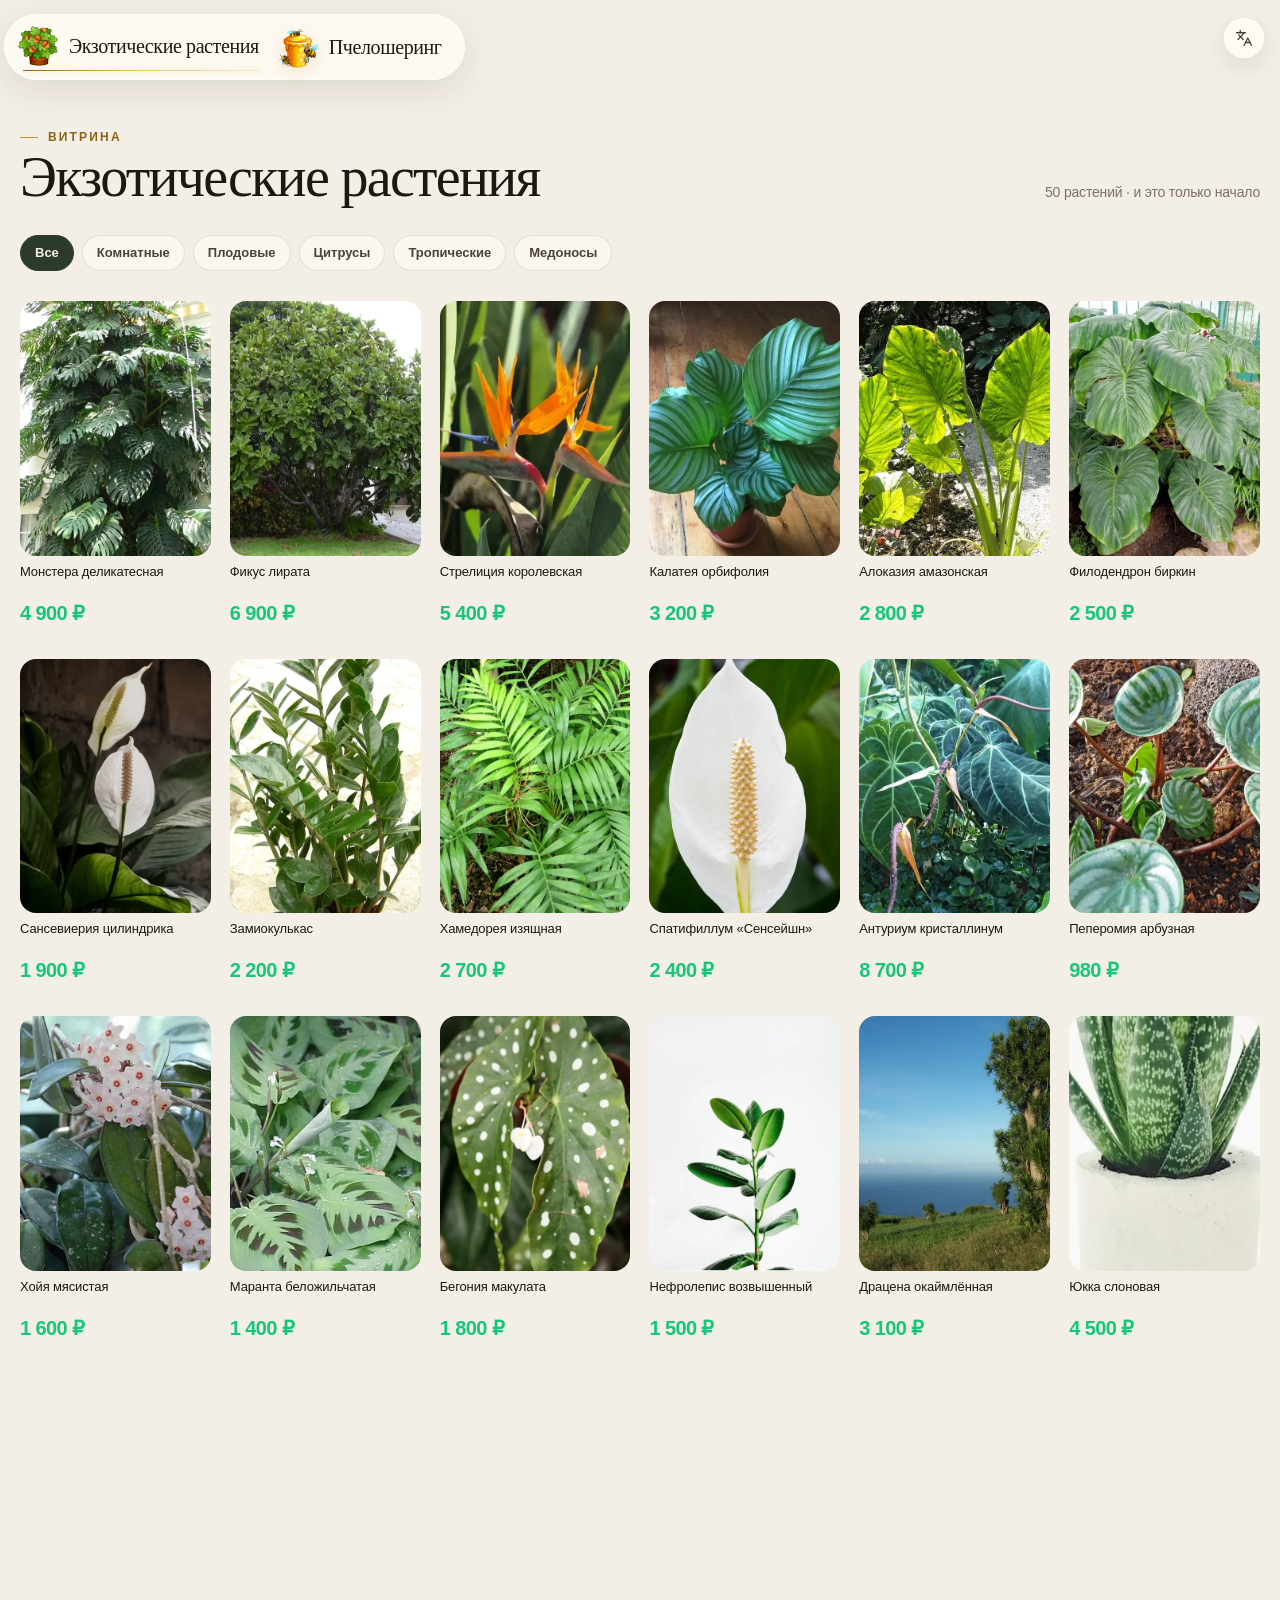
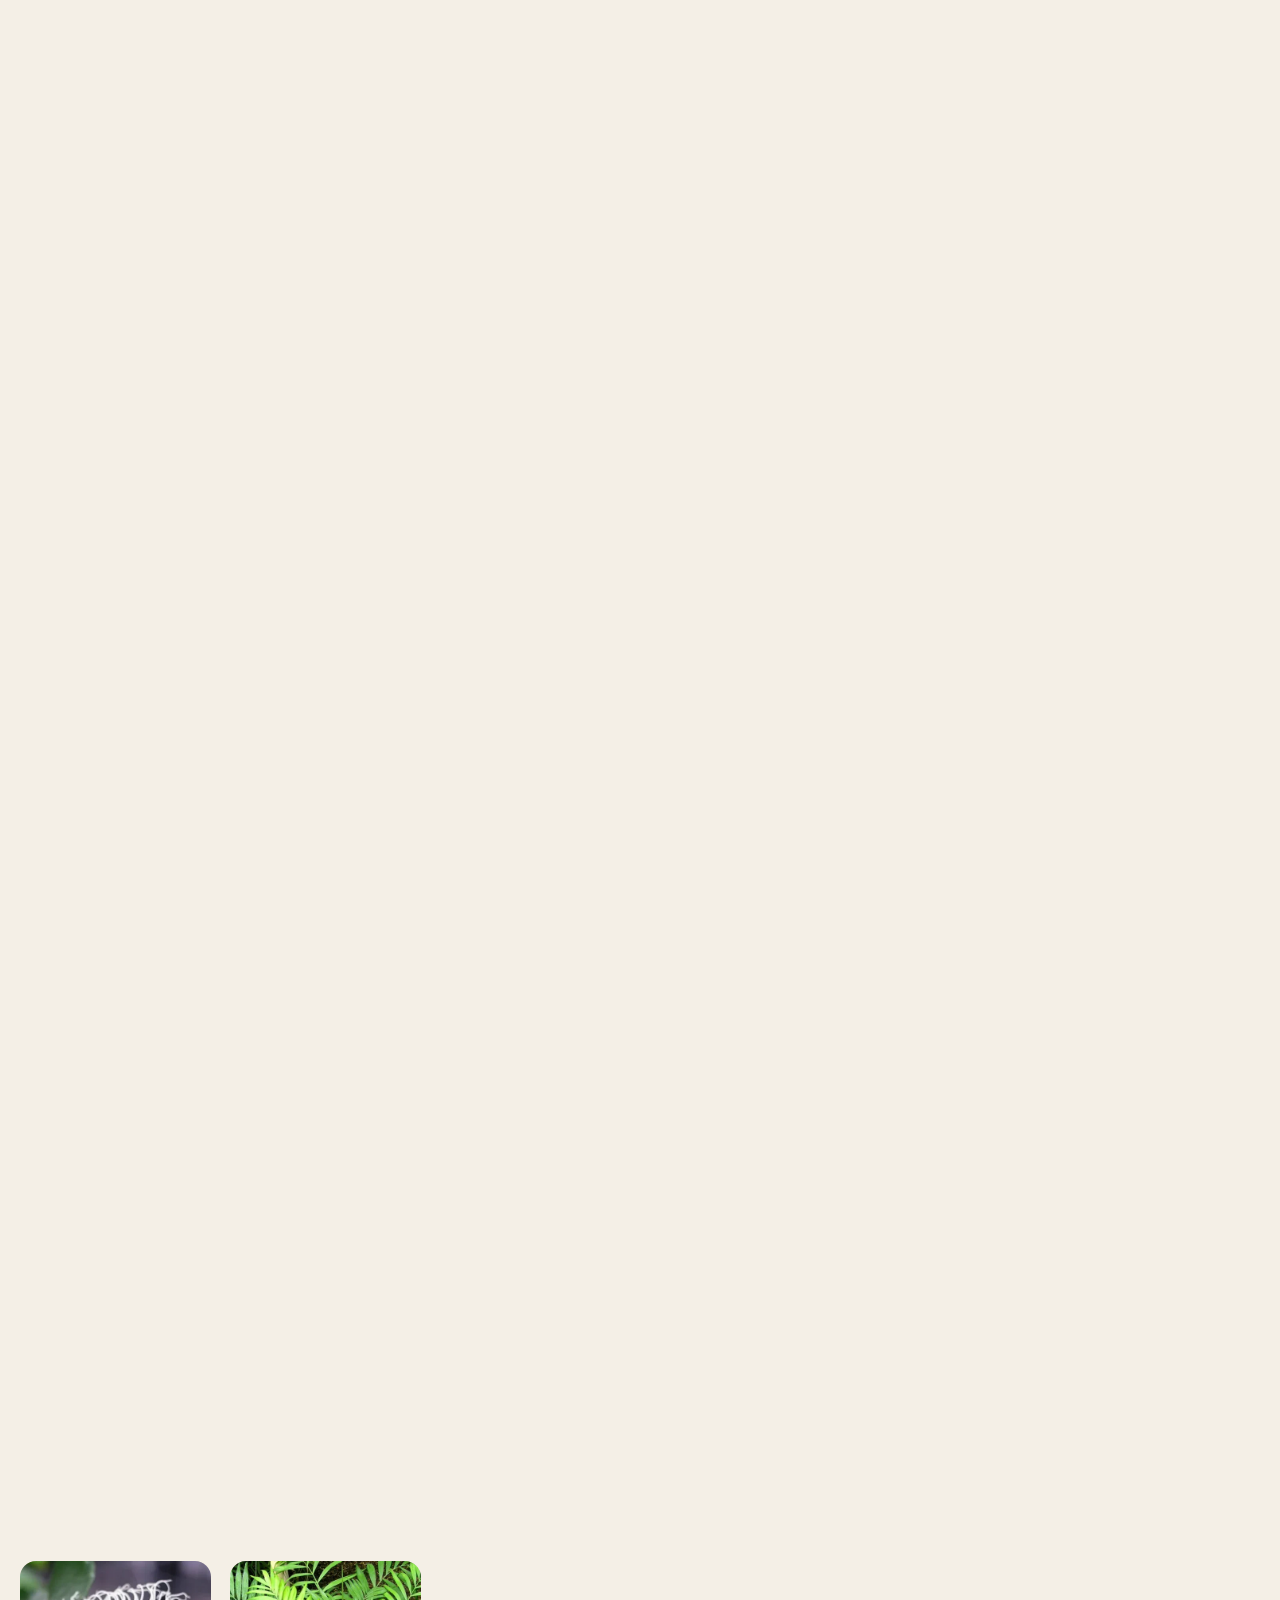
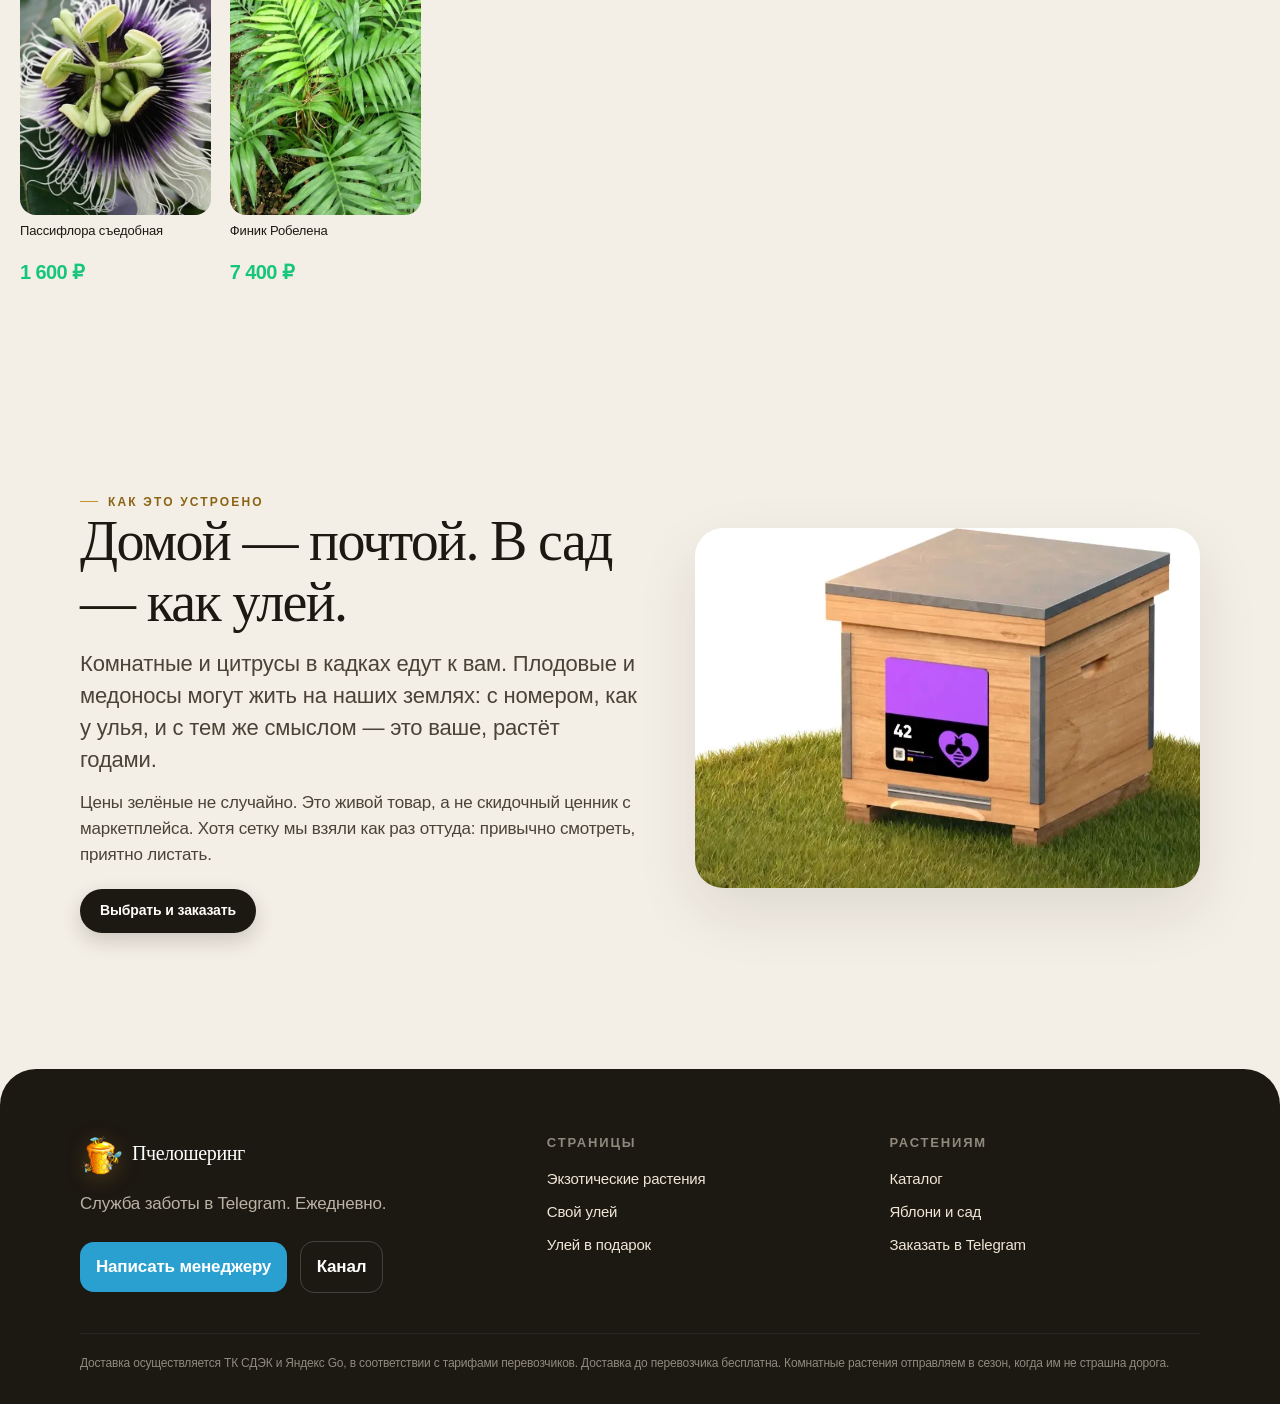
<file: plant.html>
<!DOCTYPE html>
<html lang="ru">
<head>
  <meta charset="utf-8">
  <meta name="viewport" content="width=device-width, initial-scale=1">
  <title>Растение — Пчелошеринг</title>
  <meta name="description" content="Экзотическое растение от Пчелошеринга: комнатная культура или плодовое дерево на землях Приволжья.">
  <meta name="robots" content="index, follow, max-image-preview:large">
  <link rel="canonical" href="index.html">
  <link rel="icon" type="image/png" href="assets/img/favicon.png">
  <link rel="apple-touch-icon" href="assets/img/logo-256.png">
  <meta property="og:type" content="website">
  <meta property="og:locale" content="ru_RU">
  <meta property="og:site_name" content="Пчелошеринг">
  <meta name="theme-color" content="#f4efe6">
  <link rel="stylesheet" href="css/style.css">
</head>
<body class="page-plants">
  <a class="skip" href="#content">К основному контенту</a>
  <header class="header">
    <div class="header-inner">
      <div class="brand brand-duo">
        <a class="brand-mark is-active" href="index.html" aria-current="page">
          <img class="brand-crown" src="assets/img/oak-crown.webp" alt="">
          <span class="brand-plants-full">Экзотические растения</span>
          <span class="brand-plants-short">Растения</span>
        </a>
        <a class="brand-mark brand-home" href="hive.html" aria-label="Пчелошеринг — свой улей">
          <img src="assets/img/logo.webp" alt="Логотип Пчелошеринг">
          <span>Пчелошеринг</span>
        </a>
      </div>
      <nav class="nav" id="nav">
        <a href="hive.html">Свой улей</a>
        <a href="gift.html">Улей в подарок</a>
        <a href="index.html" class="is-active">Экзотические растения</a>
      </nav>
      <div class="header-actions">
        <div class="lang" id="lang">
          <button class="lang-btn" id="lang-btn" type="button" aria-haspopup="true" aria-label="Language">
            <svg viewBox="0 0 24 24" fill="none" stroke="currentColor" stroke-width="1.7" stroke-linecap="round" stroke-linejoin="round" aria-hidden="true">
              <path d="m5 8 6 6"/><path d="m4 14 6-6 2-3"/><path d="M2 5h12"/><path d="M7 2v3"/><path d="m22 22-5-10-5 10"/><path d="M14 18h6"/>
            </svg>
          </button>
          <div class="lang-menu" role="menu">
            <p class="lang-menu-title">Language</p>
            <button type="button" data-lang="ru" class="is-current"><span class="lang-flag">🇷🇺</span><span class="lang-name">Русский</span></button>
            <button type="button" data-lang="en"><span class="lang-flag">🇬🇧</span><span class="lang-name">English</span><span class="soon">soon</span></button>
            <button type="button" data-lang="zh"><span class="lang-flag">🇨🇳</span><span class="lang-name">中文</span><span class="soon">soon</span></button>
          </div>
        </div>
        <button class="btn btn-honey" type="button" data-buy>Купить</button>
        <button class="burger" type="button" aria-label="Меню" aria-expanded="false"><span></span></button>
      </div>
    </div>
  </header>

  <main id="content">
    <section class="section plant-page" id="plant-page">
      <div class="wrap split">
        <div class="photo reveal"><img id="plant-photo" src="assets/img/path-9.webp" alt="Растение" width="640" height="640"></div>
        <div class="copy reveal">
          <p class="kicker" id="plant-cat">Растение</p>
          <h1 id="plant-name" style="font-size:clamp(36px,5vw,64px)">Растение</h1>
          <p class="plant-latin" id="plant-latin"></p>
          <div class="plant-price" id="plant-price"></div>
          <p class="lead" id="plant-lead" style="margin-top:8px"></p>
          <p style="margin-top:16px;color:var(--ink-2)">Своя подробная страница для этого растения ещё в работе — в том же голосе, что и весь Пчелошеринг. Пока можно написать менеджеру: подскажем, едет ли оно домой или сажается на землю рядом с пасекой.</p>
          <div class="hero-actions" style="margin-top:22px">
            <a class="btn btn-honey btn-lg" href="https://t.me/pchelosharing" rel="noopener" target="_blank">Заказать в Telegram</a>
            <a class="btn btn-ghost btn-lg" href="index.html">Все растения</a>
          </div>
        </div>
      </div>
    </section>

    <section class="section plant-climate" id="plant-climate" hidden>
      <div class="wrap" id="plant-climate-inner"></div>
    </section>

    <section class="section" style="padding-top:0">
      <div class="wrap-wide">
        <div class="section-head reveal">
          <p class="kicker">Рядом в каталоге</p>
          <h2>Похожие и просто хорошие</h2>
        </div>
        <div class="ya-grid" id="related-grid"></div>
      </div>
    </section>
  </main>

  <footer class="footer">
    <div class="wrap footer-grid">
      <div>
        <a class="brand" href="hive.html"><img src="assets/img/logo.webp" alt=""><span>Пчелошеринг</span></a>
        <p style="margin:16px 0;opacity:.75;max-width:36ch">Служба заботы в Telegram. Ежедневно.</p>
        <a class="tg" href="https://t.me/pchelosharing" rel="noopener" target="_blank">Написать менеджеру</a>
      </div>
      <div>
        <h4>Страницы</h4>
        <ul>
          <li><a href="index.html">Экзотические растения</a></li>
          <li><a href="hive.html">Свой улей</a></li>
          <li><a href="gift.html">Улей в подарок</a></li>
        </ul>
      </div>
      <div>
        <h4>Растениям</h4>
        <ul>
          <li><a href="index.html#catalog">Каталог</a></li>
          <li><a href="hive.html#trees">Яблони и сад</a></li>
          <li><a href="https://t.me/pchelosharing" rel="noopener" target="_blank">Заказать в Telegram</a></li>
        </ul>
      </div>
    </div>
    <div class="wrap legal">
      Доставка осуществляется ТК СДЭК и Яндекс Go, в соответствии с тарифами перевозчиков. Доставка до перевозчика бесплатна.
    </div>
  </footer>

  <div class="modal" id="buy-modal" role="dialog" aria-modal="true" aria-labelledby="buy-title">
    <div class="modal-card">
      <div class="modal-top">
        <div>
          <p class="kicker">Последние ульи сезона 2026</p>
          <h2 id="buy-title" style="font-size:32px;margin-top:8px">Выберите улей</h2>
        </div>
        <button class="close" id="close-buy" type="button" aria-label="Закрыть">×</button>
      </div>
      <p>Последние ульи сезона 2026. Промокод даёт скидку до 12%.</p>
      <div class="promo">
        <span>Используйте промокод, чтобы получить скидку до 12%</span>
        <code id="copy-promo" title="нажмите, чтобы скопировать">подешевле ↑</code>
      </div>
      <div class="tariffs">
        <article class="tariff best">
          <p class="muted">Целый улей</p>
          <div class="price">72 100 <small>₽</small></div>
          <a class="btn btn-honey btn-full" href="https://t.me/pchelosharing" rel="noopener" target="_blank">Узнать больше и купить</a>
        </article>
        <article class="tariff">
          <p class="muted">Треть улья</p>
          <div class="price">26 100 <small>₽</small></div>
          <a class="btn btn-ghost btn-full" href="https://t.me/pchelosharing" rel="noopener" target="_blank">Узнать больше и купить</a>
        </article>
        <article class="tariff">
          <p class="muted">Начальный тариф</p>
          <div class="price">10 500 <small>₽</small></div>
          <a class="btn btn-ghost btn-full" href="https://t.me/pchelosharing" rel="noopener" target="_blank">Узнать больше и купить</a>
        </article>
      </div>
    </div>
  </div>
  <div class="toast" id="toast" role="status"></div>
  <script src="js/plants-data.js"></script>
  <script src="js/plants.js"></script>
  <script src="js/main.js"></script>
</body>
</html>
</file>
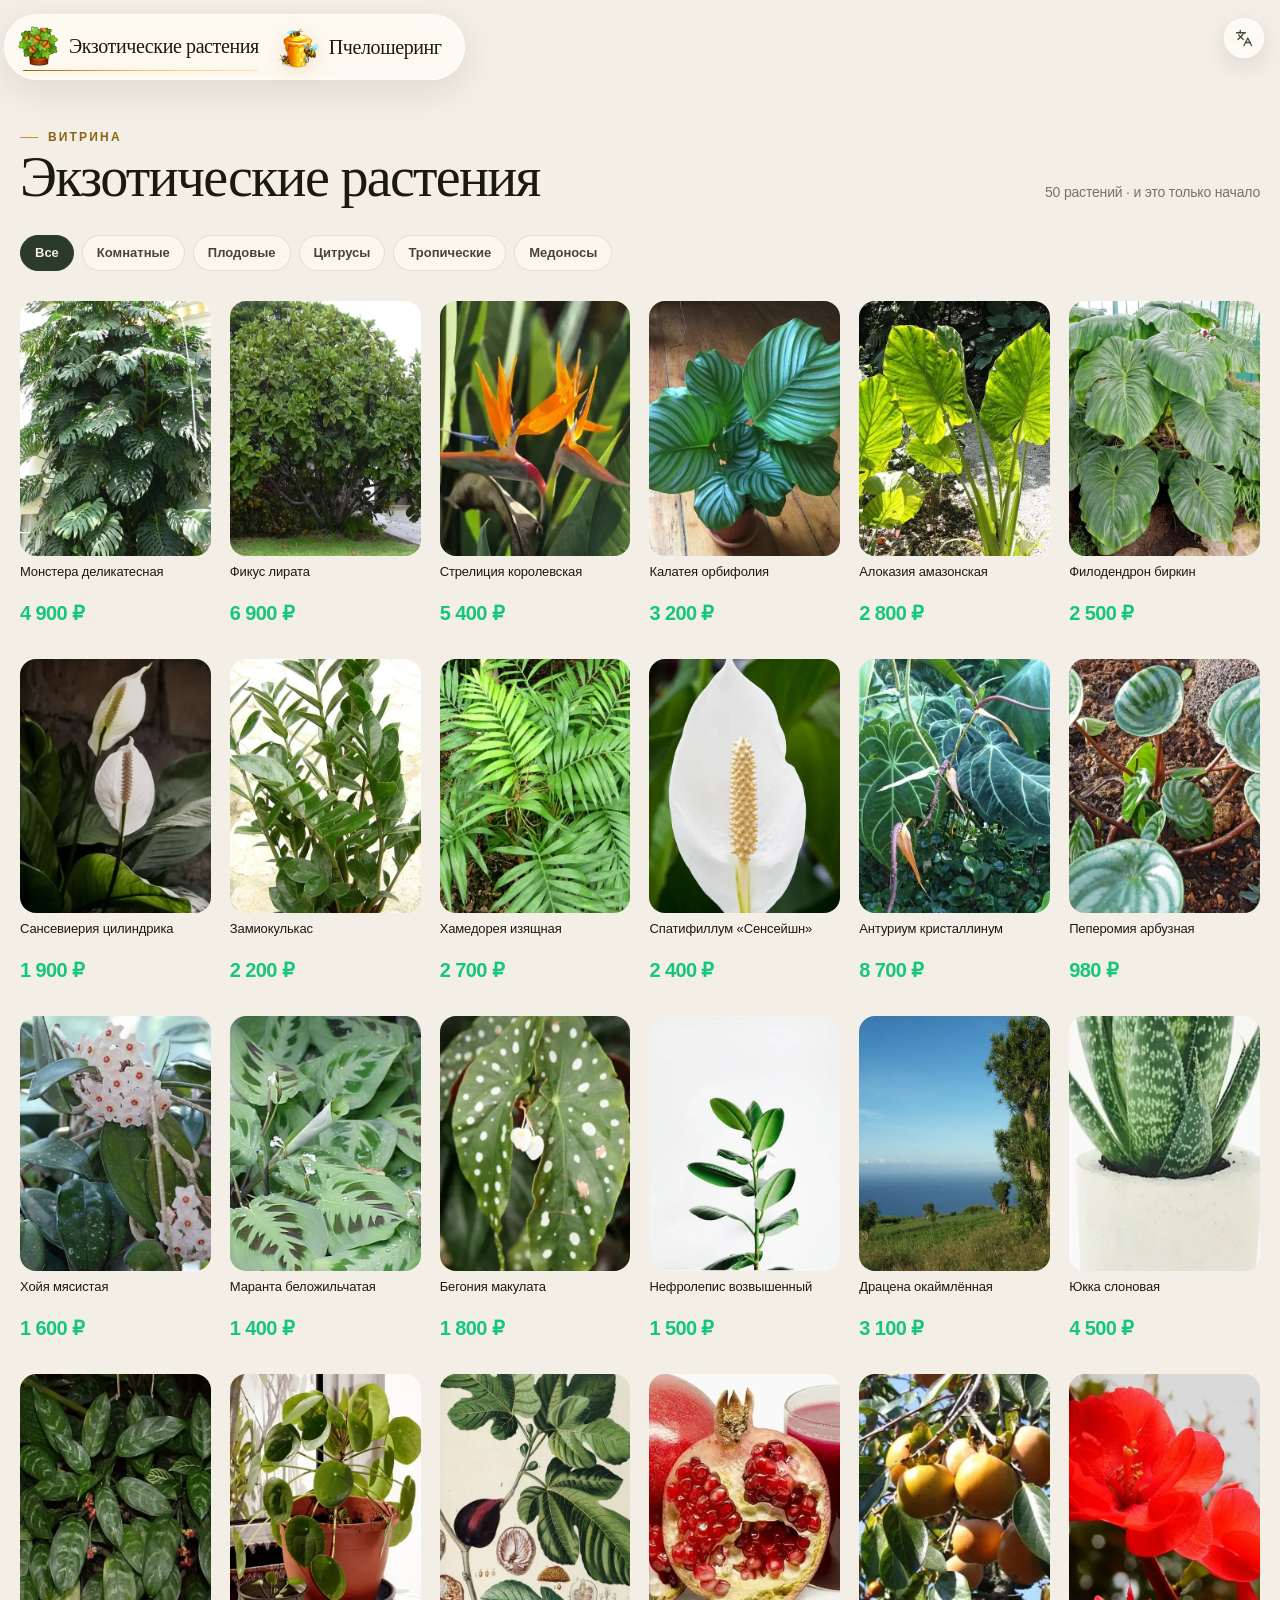
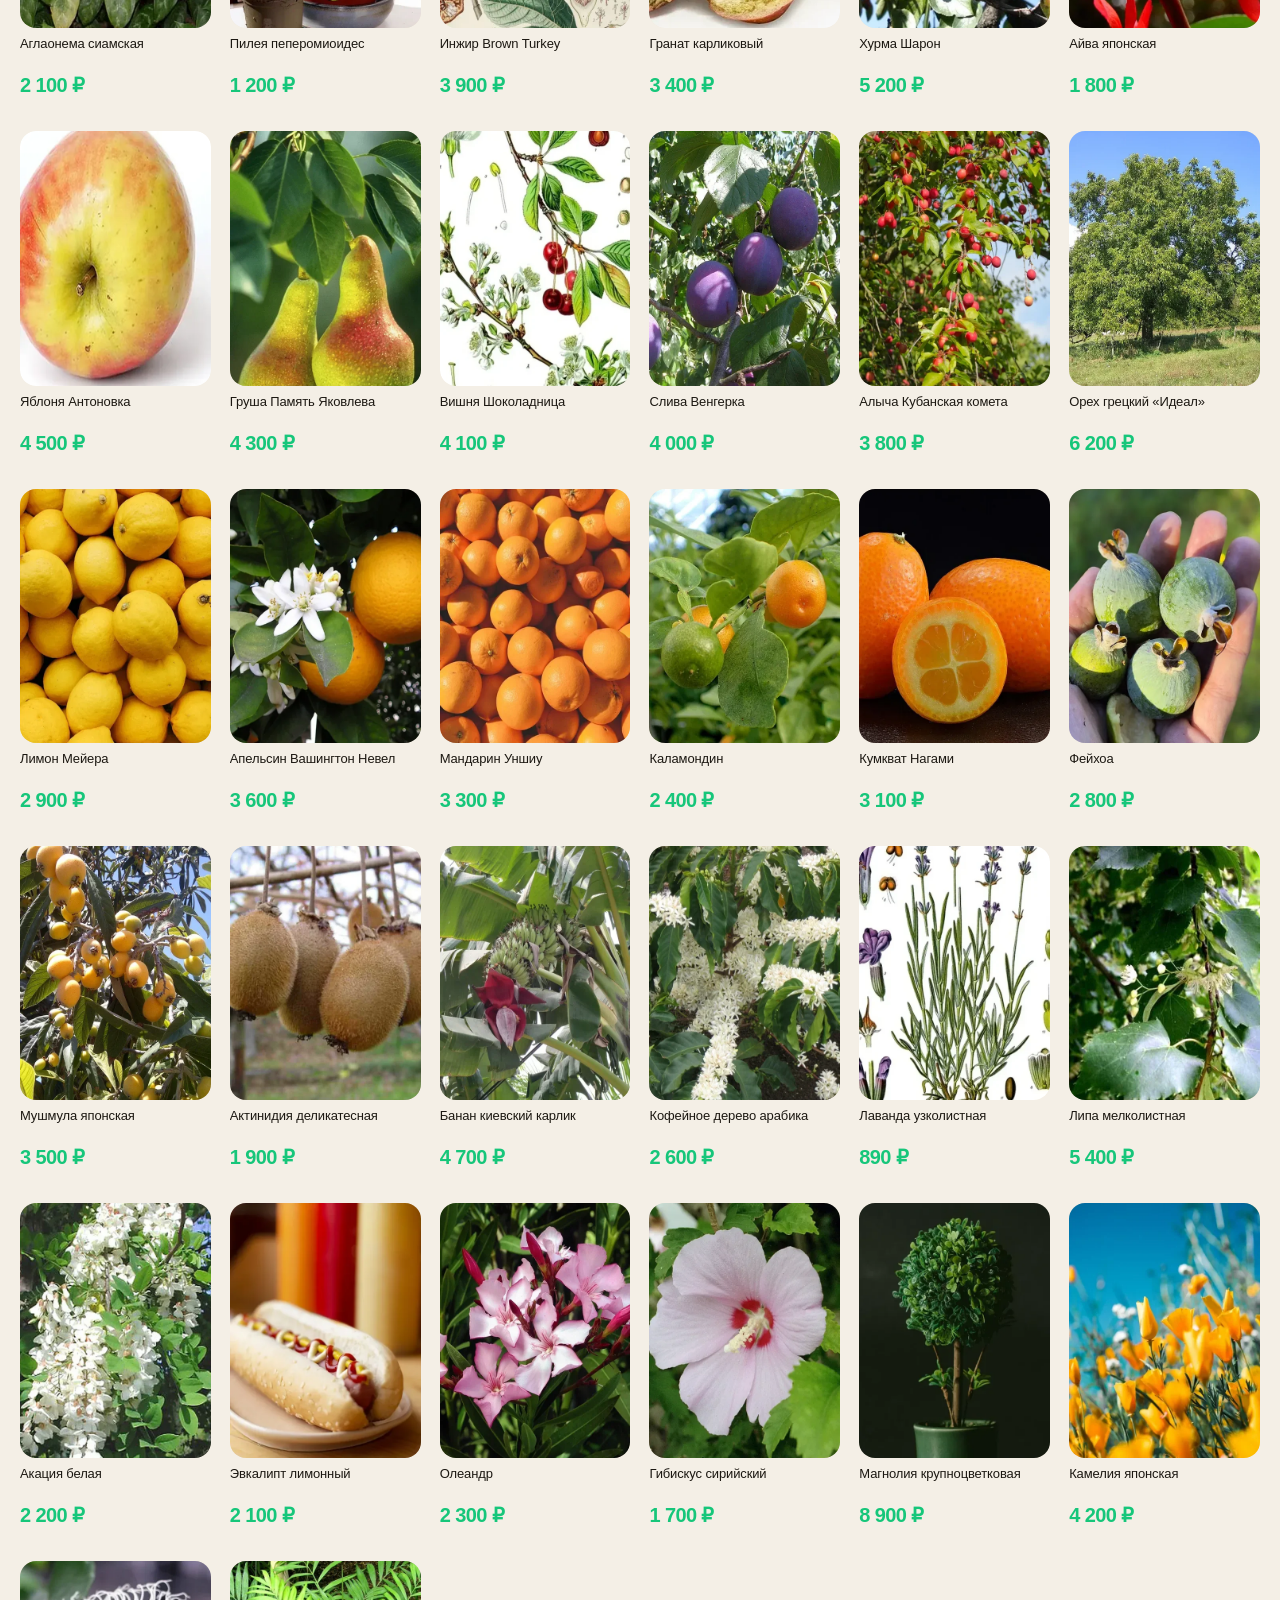
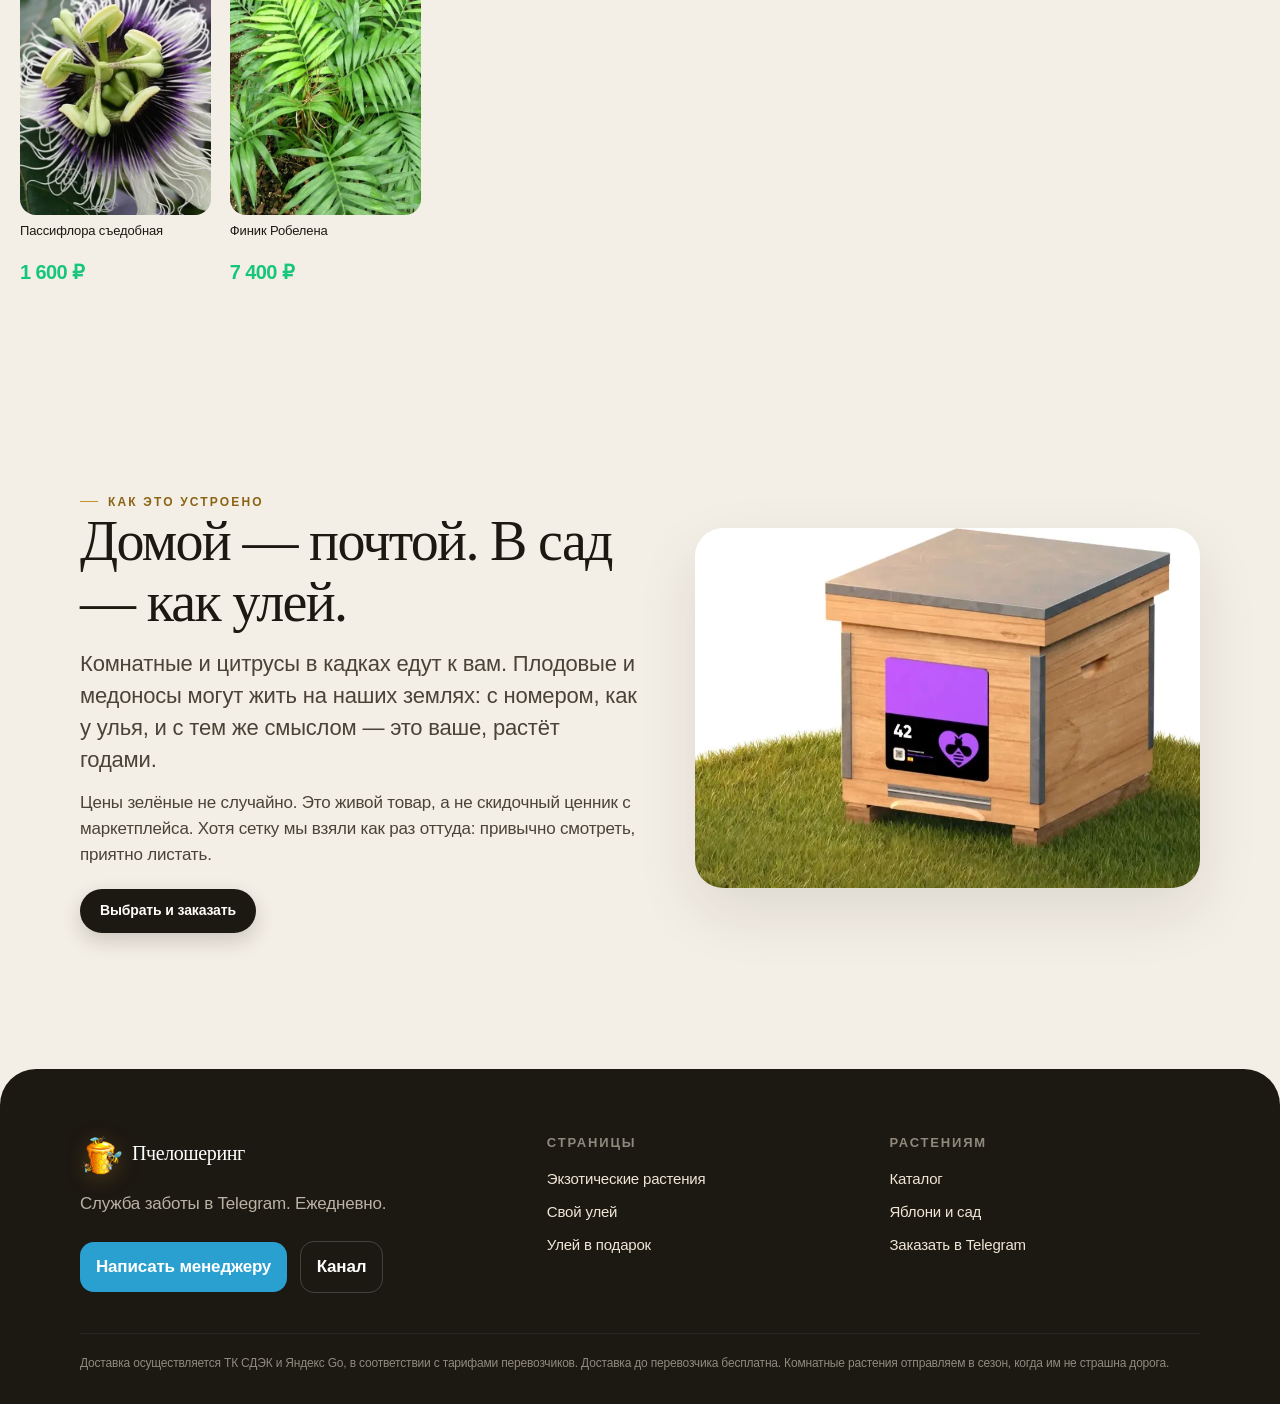
<file: plants.html>
<!DOCTYPE html>
<html lang="ru">
<head>
  <meta charset="utf-8">
  <meta http-equiv="refresh" content="0; url=index.html">
  <link rel="canonical" href="index.html">
  <title>Экзотические растения — Пчелошеринг</title>
  <script>location.replace("index.html" + location.search + location.hash);</script>
</head>
<body>
  <p><a href="index.html">К каталогу экзотических растений</a></p>
</body>
</html>
</file>
<file: css/style.css>
:root {
  --bg: #f4efe6;
  --bg-deep: #ece4d4;
  --paper: #fbf7ef;
  --ink: #1c1812;
  --ink-2: #4a4338;
  --ink-3: #7a7164;
  --line: rgba(28, 24, 18, 0.1);
  --line-strong: rgba(28, 24, 18, 0.18);
  --honey: #c4922a;
  --honey-2: #e0b34a;
  --honey-deep: #8a6414;
  --forest: #2c3a2c;
  --forest-2: #3e5240;
  --leaf: #6b8f5e;
  --price-green: #16c67a;
  --white: #fffdf8;
  --shadow: 0 24px 60px rgba(28, 24, 18, 0.1);
  --shadow-sm: 0 8px 24px rgba(28, 24, 18, 0.08);
  --radius: 28px;
  --radius-sm: 16px;
  --header: 64px;
  --max: 1120px;
  --pad: 24px;
  --serif: "Iowan Old Style", "Palatino Linotype", Palatino, "Times New Roman", serif;
  --sans: -apple-system, BlinkMacSystemFont, "SF Pro Text", "Segoe UI", Roboto, Helvetica, Arial, sans-serif;
}

* { box-sizing: border-box; margin: 0; padding: 0; }
html { scroll-behavior: smooth; }
html, body { background: var(--bg); color: var(--ink); }
body {
  font-family: var(--sans);
  font-size: 17px;
  line-height: 1.55;
  letter-spacing: -0.011em;
  -webkit-font-smoothing: antialiased;
  text-rendering: optimizeLegibility;
}
body.page-plants { position: relative; }
img { max-width: 100%; display: block; }
a { color: inherit; text-decoration: none; }
button { font: inherit; cursor: pointer; border: 0; background: none; color: inherit; }
ul { list-style: none; }
.skip {
  position: absolute; left: -999px; top: 0;
}
.skip:focus { left: 16px; top: 16px; z-index: 100; background: #fff; padding: 8px 12px; border-radius: 8px; }

.wrap { width: min(var(--max), calc(100% - 40px)); margin: 0 auto; }
.wrap-wide { width: min(1280px, calc(100% - 40px)); margin: 0 auto; }

.kicker {
  display: inline-flex; align-items: center; gap: 10px;
  font-size: 12px; letter-spacing: 0.18em; text-transform: uppercase;
  color: var(--honey-deep); font-weight: 600;
}
.kicker::before {
  content: ""; width: 18px; height: 1px; background: var(--honey);
}

h1, h2, .display {
  font-family: var(--serif);
  font-weight: 500;
  letter-spacing: -0.03em;
  line-height: 1.08;
}
h1 { font-size: clamp(44px, 7vw, 84px); }
h2 { font-size: clamp(32px, 4.6vw, 56px); }
h3 { font-size: 22px; letter-spacing: -0.02em; font-weight: 600; }
.lead { font-size: clamp(18px, 2vw, 22px); color: var(--ink-2); max-width: 640px; line-height: 1.45; }
.muted { color: var(--ink-3); }
.center { text-align: center; }
.center .lead { margin-inline: auto; }

/* Header — floating pill, like the reference */
.header {
  position: fixed; top: 14px; left: 0; right: 0; z-index: 50;
  height: auto; background: none; border: 0;
  display: flex; justify-content: center;
  padding: 0 16px;
  pointer-events: none;
}
.header.is-scrolled .header-inner {
  box-shadow: 0 16px 40px rgba(28, 24, 18, 0.14);
  background: rgba(255, 253, 248, 0.92);
}
.header-inner {
  pointer-events: auto;
  position: relative;
  width: min(1180px, 100%);
  margin: 0 auto;
  display: grid;
  grid-template-columns: 1fr auto 1fr;
  align-items: center;
  gap: 12px;
  min-height: var(--header);
  padding: 6px 8px 6px 14px;
  background: rgba(255, 253, 248, 0.78);
  backdrop-filter: saturate(180%) blur(22px);
  -webkit-backdrop-filter: saturate(180%) blur(22px);
  border-radius: 999px;
  border: 1px solid rgba(255, 255, 255, 0.65);
  box-shadow: 0 10px 36px rgba(28, 24, 18, 0.1);
  transition: background .25s, box-shadow .25s;
}
.brand {
  display: flex; align-items: center; gap: 10px;
  justify-self: start;
}
.brand-duo {
  gap: 2px;
  min-width: 0;
}
.brand img { width: 42px; height: 42px; object-fit: contain; filter: drop-shadow(0 4px 10px rgba(196,146,42,.25)); }
.brand .brand-crown { filter: none; }
.brand span {
  font-family: var(--serif); font-size: 20px; letter-spacing: -0.02em;
  white-space: nowrap;
}
.brand-mark {
  position: relative;
  display: flex; align-items: center; gap: 10px;
  padding: 4px 12px 6px 4px;
  border-radius: 999px;
  color: var(--ink);
  flex-shrink: 0;
  transition: background .2s, color .2s;
}
.brand-mark:hover {
  background: rgba(28,24,18,.06);
  color: var(--ink);
}
.brand-mark.is-active::after {
  content: "";
  position: absolute;
  left: 10px;
  right: 12px;
  bottom: 2px;
  height: 1.5px;
  border-radius: 999px;
  background: linear-gradient(
    90deg,
    var(--honey-deep) 0%,
    #e8c56a 22%,
    #fff3c4 50%,
    var(--honey-2) 72%,
    var(--honey) 100%
  );
  background-size: 220% 100%;
  box-shadow: 0 0 6px rgba(224, 179, 74, .45);
  animation: gold-shimmer 3.4s ease-in-out infinite;
}
@keyframes gold-shimmer {
  0%, 100% { background-position: 0% 50%; }
  50% { background-position: 100% 50%; }
}
@media (prefers-reduced-motion: reduce) {
  .brand-mark.is-active::after { animation: none; background-position: 50% 50%; }
  .ya-card.is-row-fade,
  .ya-card.is-row-soft { animation: none; }
}
.brand-home {
  padding: 4px 8px 4px 4px;
}
.page-plants .header {
  justify-content: flex-start;
  left: 0;
  right: auto;
  width: auto;
  transform: none;
  padding: 0 4px;
}
.page-plants .header-inner {
  width: max-content;
  max-width: calc(100vw - 72px);
  grid-template-columns: auto;
  padding: 6px 14px 6px 8px;
}
.page-plants .nav,
.page-plants .header-actions { display: none; }
.brand-plants-short { display: none; }
.page-plants .page-lang.lang {
  position: absolute;
  top: 18px;
  right: 16px;
  left: auto;
  width: max-content;
  z-index: 40;
}
.page-plants .page-lang .lang-btn {
  background: rgba(255, 253, 248, 0.82);
  border: 1px solid rgba(255, 255, 255, 0.7);
  box-shadow: 0 8px 24px rgba(28, 24, 18, 0.1);
  backdrop-filter: saturate(180%) blur(18px);
  -webkit-backdrop-filter: saturate(180%) blur(18px);
}
.nav {
  display: flex; gap: 8px; align-items: center; justify-self: center;
  flex-wrap: nowrap;
}
.nav a {
  padding: 8px 14px; border-radius: 999px;
  font-size: 14px; font-weight: 500; color: var(--ink-2);
  white-space: nowrap;
}
.nav a:hover, .nav a.is-active { background: rgba(28,24,18,.06); color: var(--ink); }
.header-actions {
  display: flex; align-items: center; gap: 10px; justify-self: end;
}
.lang { position: relative; }
.lang-btn {
  display: grid; place-items: center;
  width: 40px; height: 40px; padding: 0;
  border-radius: 999px;
  color: var(--ink-2);
  background: rgba(28, 24, 18, 0.05);
  border: 1px solid transparent;
  transition: background .2s, color .2s;
}
.lang-btn svg { width: 18px; height: 18px; display: block; }
.lang-btn:hover, .lang.open .lang-btn {
  background: rgba(28, 24, 18, 0.09); color: var(--ink);
}
.lang-menu {
  position: absolute; right: 0; top: calc(100% + 10px);
  background: var(--white); border: 1px solid var(--line);
  border-radius: 16px; min-width: 228px; box-shadow: var(--shadow);
  padding: 8px; display: none; z-index: 60;
}
.lang.open .lang-menu { display: block; }
.lang-menu-title {
  font-size: 11px; font-weight: 700; letter-spacing: .14em;
  text-transform: uppercase; color: var(--ink-3);
  padding: 8px 12px 6px;
}
.lang-menu button {
  width: 100%; text-align: left; padding: 10px 12px; border-radius: 12px;
  display: flex; align-items: center; gap: 10px; font-size: 14px;
}
.lang-menu button:hover { background: var(--bg-deep); }
.lang-menu button.is-current { background: rgba(196,146,42,.12); font-weight: 600; }
.lang-flag { font-size: 18px; line-height: 1; width: 24px; text-align: center; }
.lang-name { flex: 1; }
.lang-menu .soon {
  font-size: 10px; font-weight: 700; letter-spacing: .04em; text-transform: uppercase;
  color: var(--honey-deep); background: #f1e6c8; padding: 3px 7px; border-radius: 999px;
}
.burger { display: none; width: 40px; height: 40px; border-radius: 999px; border: 1px solid var(--line-strong); }
.burger span, .burger span::before, .burger span::after {
  display: block; width: 16px; height: 1.5px; background: var(--ink); position: relative; margin: 0 auto;
}
.burger span::before, .burger span::after { content: ""; position: absolute; left: 0; }
.burger span::before { top: -5px; }
.burger span::after { top: 5px; }

.btn {
  display: inline-flex; align-items: center; justify-content: center; gap: 8px;
  height: 44px; padding: 0 20px; border-radius: 999px;
  font-size: 14px; font-weight: 600; letter-spacing: -0.01em;
  transition: transform .2s, background .2s, box-shadow .2s;
}
.btn-primary {
  background: var(--ink); color: var(--white);
  box-shadow: 0 8px 20px rgba(28,24,18,.18);
}
.btn-primary:hover { transform: translateY(-1px); background: #2a241c; }
.btn-honey {
  background: linear-gradient(180deg, #e8c15a, #c4922a);
  color: #2a1c05;
  box-shadow: 0 10px 24px rgba(196,146,42,.28);
}
.btn-honey:hover { transform: translateY(-1px); }
.btn-plant {
  background: #3f9a44;
  color: #fff;
  box-shadow: 0 8px 18px rgba(40, 110, 48, 0.22);
}
.btn-plant:hover {
  transform: translateY(-1px);
  background: #368a3c;
}
.btn-ghost {
  background: transparent; border: 1px solid var(--line-strong); color: var(--ink);
}
.btn-lg { height: 54px; padding: 0 26px; font-size: 16px; }
.btn-full { width: 100%; }

/* Hero */
.hero {
  position: relative; min-height: 86vh;
  display: grid; place-items: end start;
  overflow: hidden;
  border-radius: 0 0 36px 36px;
}
.hero.hero-main {
  aspect-ratio: 1360 / 895;
}
.hero-wallpaper {
  position: absolute; inset: 0;
  background: #edd6a8;
  overflow: hidden;
}
.hero-wallpaper svg {
  width: 130%; height: 130%;
  position: absolute; top: -10%; left: -8%;
  animation: drift 36s ease-in-out infinite alternate;
}
@keyframes drift {
  from { transform: translate(0, 0); }
  to { transform: translate(-6%, -4%); }
}
.hero-media {
  position: absolute; inset: 0;
}
.hero-media img {
  width: 100%; height: 100%; object-fit: cover; object-position: 28% 42%;
}
.hero-shade {
  position: absolute; inset: 0;
  background:
    linear-gradient(180deg, rgba(20,16,10,.15) 0%, rgba(20,16,10,.25) 40%, rgba(20,16,10,.78) 100%),
    radial-gradient(ellipse at 20% 80%, rgba(196,146,42,.22), transparent 50%);
}
.hero-copy {
  position: relative; z-index: 2;
  padding: 0 0 48px;
  width: min(1280px, calc(100% - 48px));
  margin: 0 auto;
}
.hero-cloud {
  max-width: 560px;
  background: rgba(255, 253, 248, 0.9);
  backdrop-filter: blur(18px);
  -webkit-backdrop-filter: blur(18px);
  border: 1px solid rgba(255,255,255,.7);
  border-radius: 36px 36px 36px 14px;
  padding: 36px 40px 32px;
  box-shadow: 0 24px 60px rgba(92, 64, 18, 0.12);
  color: var(--ink);
}
.hero-cloud h1 { color: var(--ink); text-shadow: none; max-width: 12ch; }
.hero-cloud .lead { color: var(--ink-2); margin: 16px 0 24px; }
.hero-cloud .hero-note { margin-top: 18px; font-size: 14px; color: var(--ink-3); }
.hero-actions { display: flex; flex-wrap: wrap; gap: 12px; }
.hero h1 { max-width: 14ch; }
.hero .lead { max-width: none; }
.hero-photo { color: #fff; }
.hero-photo h1 { color: #fff; text-shadow: 0 8px 40px rgba(0,0,0,.25); }
.hero-photo .lead { color: rgba(255,255,255,.86); margin: 18px 0 28px; }
.hero-photo .hero-note { margin-top: 22px; font-size: 14px; color: rgba(255,255,255,.72); }

/* Sections */
.section { padding: 96px 0; }
.section-tight { padding: 64px 0; }
.intro-band { padding: 16px 0 0; }
.intro-band .panel { padding: 20px 28px; }
.intro-band + .section { padding-top: 28px; }
.section-head { margin-bottom: 40px; max-width: 720px; }
.section-head h2 { margin: 10px 0 16px; }
.split {
  display: grid; grid-template-columns: 1.05fr .95fr; gap: 56px; align-items: center;
}
.split.reverse { grid-template-columns: .95fr 1.05fr; }
.split.reverse .copy { order: 2; }
.photo {
  border-radius: var(--radius);
  overflow: hidden;
  box-shadow: var(--shadow);
  background: var(--bg-deep);
}
.photo img { width: 100%; height: 100%; object-fit: cover; min-height: 360px; }
.photo.tall img { min-height: 480px; }
.photo.soft { box-shadow: none; background: transparent; }
.photo.soft img { min-height: auto; background: transparent; }

/* Stats */
.stats {
  display: grid; grid-template-columns: 1.2fr .8fr; gap: 32px; align-items: end;
  margin-top: -48px; position: relative; z-index: 4;
}
.stat-card, .panel {
  background: var(--paper);
  border: 1px solid var(--line);
  border-radius: var(--radius);
  padding: 32px;
  box-shadow: var(--shadow-sm);
}
.stat-num {
  font-family: var(--serif); font-size: clamp(48px, 6vw, 72px); letter-spacing: -0.04em; line-height: 1;
}
.stat-card p { margin-top: 10px; color: var(--ink-2); }

/* Reasons */
.reasons {
  display: grid; grid-template-columns: repeat(2, 1fr); gap: 18px;
}
.reason {
  background: var(--paper);
  border: 1px solid var(--line);
  border-radius: 22px;
  padding: 24px;
  min-height: 160px;
  transition: transform .25s, box-shadow .25s;
}
.reason:hover { transform: translateY(-3px); box-shadow: var(--shadow-sm); }
.reason .n {
  font-family: var(--serif); color: var(--honey); font-size: 28px; display: block; margin-bottom: 8px;
}
.reason p { color: var(--ink-2); font-size: 16px; }
.big-line {
  margin-top: 36px;
  font-family: var(--serif);
  font-size: clamp(28px, 4vw, 44px);
  line-height: 1.15;
}

/* Quote */
.quote {
  background: var(--forest);
  color: #f6f0e4;
  border-radius: 36px;
  padding: clamp(32px, 5vw, 64px);
  display: grid; grid-template-columns: 1.3fr .7fr; gap: 40px; align-items: center;
}
.quote h2, .quote p { color: #f6f0e4; }
.quote .who { margin-top: 18px; font-size: 14px; opacity: .7; }
.quote img { width: 100%; border-radius: 24px; object-fit: cover; min-height: 240px; }

/* Contrast cards */
.pair { display: grid; grid-template-columns: 1fr 1fr; gap: 18px; }
.pair article {
  border-radius: 24px; padding: 28px; min-height: 180px;
}
.pair .bad { background: #ece7dc; color: var(--ink-2); }
.pair .good { background: var(--forest); color: #f4efe6; }

/* Map */
.map-wrap {
  background: var(--paper);
  border: 1px solid var(--line);
  border-radius: 32px;
  padding: 28px;
  overflow: hidden;
}
.map-svg { width: 100%; height: auto; display: block; }
.map-svg .land { fill: #ddd4c2; }
.map-svg .volga { fill: #c9d7b8; stroke: #6b8f5e; stroke-width: 1.2; }
.map-svg .pin { fill: var(--honey); stroke: #fff; stroke-width: 2; }
.map-legend { display: flex; flex-wrap: wrap; gap: 10px 18px; margin-top: 16px; font-size: 14px; color: var(--ink-2); }
.map-legend i { display: inline-block; width: 8px; height: 8px; border-radius: 50%; background: var(--honey); margin-right: 6px; }

.apiaries { display: grid; grid-template-columns: repeat(3, 1fr); gap: 18px; margin-top: 28px; }
.apiary {
  background: var(--paper); border-radius: 24px; overflow: hidden; border: 1px solid var(--line);
}
.apiary img { width: 100%; height: 200px; object-fit: cover; }
.apiary .body { padding: 22px; }
.apiary .dist { font-size: 13px; color: var(--honey-deep); font-weight: 600; margin-bottom: 8px; }

/* Features */
.features { display: grid; grid-template-columns: repeat(3, 1fr); gap: 18px; }
.feature {
  padding: 28px; border-radius: 24px; background: var(--paper); border: 1px solid var(--line);
}
.feature img { width: 100%; height: 180px; object-fit: cover; border-radius: 16px; margin-bottom: 16px; }

/* Timeline */
.timeline { display: grid; gap: 0; }
.step {
  display: grid; grid-template-columns: 88px 1fr; gap: 18px;
  padding: 18px 0;
  border-bottom: 1px solid var(--line);
}
.step .when {
  font-size: 13px; font-weight: 700; color: var(--honey-deep); letter-spacing: .04em;
}
.step h3 { margin-bottom: 6px; }

/* Tariffs */
.tariffs { display: grid; grid-template-columns: repeat(3, 1fr); gap: 16px; align-items: stretch; }
.tariff {
  background: var(--paper); border: 1px solid var(--line); border-radius: 28px; padding: 28px;
  display: flex; flex-direction: column; gap: 10px;
  position: relative;
}
.tariff.best {
  background: var(--ink); color: #f7f1e6;
  transform: translateY(-8px);
}
.tariff.best .muted, .tariff.best li { color: rgba(247,241,230,.72); }
.badge {
  position: static;
  align-self: flex-start;
  background: var(--honey-2); color: #2a1c05;
  font-size: 11px; font-weight: 700; letter-spacing: .06em; text-transform: uppercase;
  padding: 5px 10px; border-radius: 999px;
  margin-bottom: 6px;
}
.price { font-family: var(--serif); font-size: 42px; letter-spacing: -0.03em; }
.price small { font-size: 18px; }
.tariff ul { margin: 8px 0 16px; display: grid; gap: 8px; font-size: 14.5px; color: var(--ink-2); }
.tariff li { padding-left: 18px; position: relative; }
.tariff li::before { content: ""; position: absolute; left: 0; top: 8px; width: 7px; height: 7px; border-radius: 50%; background: var(--honey); }
.tariff .btn { margin-top: auto; }
.tariffs-duo { grid-template-columns: 1fr 1fr; max-width: 840px; margin-inline: auto; }

/* Compare */
.compare { display: grid; grid-template-columns: 1fr 1fr; gap: 16px; }
.compare ul { display: grid; gap: 10px; margin-top: 16px; }
.compare li { display: flex; gap: 10px; align-items: flex-start; }
.dot-yes, .dot-no { width: 18px; height: 18px; border-radius: 50%; flex: none; margin-top: 2px; }
.dot-yes { background: #6b8f5e; }
.dot-no { background: #c9b8a4; }

/* Cabinet mock */
.phone {
  border-radius: 36px; overflow: hidden; border: 10px solid #1c1812;
  box-shadow: var(--shadow); max-width: 360px; margin: 0 auto;
}
.phone img { width: 100%; display: block; }

/* FAQ */
.faq { display: grid; gap: 10px; }
.faq-item {
  background: var(--paper); border: 1px solid var(--line); border-radius: 18px; overflow: hidden;
}
.faq-item button {
  width: 100%; text-align: left; padding: 18px 22px;
  font-weight: 600; display: flex; justify-content: space-between; gap: 16px;
  align-items: center;
}
.faq-item .a {
  display: block;
  max-height: 0;
  overflow: hidden;
  padding: 0 22px;
  color: var(--ink-2);
  transition: max-height .38s ease, padding .28s ease;
}
.faq-item.open .a { padding: 0 22px 18px; }
.faq-item .plus {
  color: var(--honey-deep); font-size: 22px; line-height: 1;
  transition: transform .32s ease;
  flex: none;
}
.faq-item.open .plus { transform: rotate(45deg); }

/* Products / journal */
.cards-3 { display: grid; grid-template-columns: repeat(3, 1fr); gap: 16px; }
.card {
  display: block; border-radius: 24px; overflow: hidden;
  background: var(--paper); border: 1px solid var(--line);
  transition: transform .25s;
}
.card:hover { transform: translateY(-4px); }
.card img { height: 200px; width: 100%; object-fit: cover; }
.card .body { padding: 20px; }
.card h3 { margin-bottom: 6px; }

/* Footer */
.footer {
  background: var(--ink); color: #efe6d6;
  padding: 64px 0 32px;
  border-radius: 36px 36px 0 0;
  margin-top: 40px;
}
.footer a { color: #efe6d6; }
.footer-grid { display: grid; grid-template-columns: 1.4fr 1fr 1fr; gap: 32px; }
.footer .brand span { color: #fff; }
.footer h4 { font-size: 13px; letter-spacing: .14em; text-transform: uppercase; opacity: .55; margin-bottom: 14px; }
.footer ul { display: grid; gap: 10px; font-size: 15px; }
.legal { margin-top: 40px; padding-top: 20px; border-top: 1px solid rgba(255,255,255,.1); font-size: 12px; opacity: .55; line-height: 1.5; }
.tg {
  display: inline-flex; align-items: center; gap: 10px;
  background: #2aa0d1; color: #fff !important;
  padding: 12px 16px; border-radius: 14px; font-weight: 600; margin-top: 8px;
}
.tg.ghost { background: transparent; border: 1px solid rgba(255,255,255,.18); }
.tg-channel {
  display: inline-flex; align-items: center; justify-content: center; gap: 12px;
  width: fit-content; min-width: 0; max-width: 320px;
  margin: 8px auto 0; justify-self: center;
  padding: 8px 24px 8px 8px;
  border-radius: 999px;
  background: #229ed9; color: #fff !important;
  font-weight: 700; font-size: 15px;
  box-shadow: 0 10px 24px rgba(34, 158, 217, .28);
}
.tg-channel img {
  width: 44px; height: 44px; border-radius: 50%;
  object-fit: cover; background: #111;
  flex: none;
}

/* Modal */
.modal {
  position: fixed; inset: 0; z-index: 80;
  display: none; place-items: center;
  background: rgba(18,14,8,.48);
  padding: 24px;
}
.modal.open { display: grid; }
.modal-card {
  width: min(980px, 100%);
  max-height: min(90vh, 900px);
  overflow: auto;
  background: var(--paper);
  border-radius: 28px;
  padding: 28px;
  box-shadow: var(--shadow);
  animation: pop .28s ease;
}
@keyframes pop { from { transform: translateY(12px) scale(.98); opacity: 0; } }
.modal-top { display: flex; justify-content: space-between; align-items: flex-start; gap: 16px; margin-bottom: 20px; }
.close {
  width: 40px; height: 40px; border-radius: 50%; border: 1px solid var(--line-strong);
  font-size: 22px;
}
.promo {
  display: flex; justify-content: space-between; gap: 16px; align-items: center;
  background: #f1e6c8; border-radius: 16px; padding: 14px 16px; margin: 18px 0;
  font-size: 14px;
}
.promo code {
  font-family: var(--sans); font-weight: 700; background: #fff; padding: 6px 10px; border-radius: 8px;
  cursor: pointer;
}
.toast {
  position: fixed; bottom: 24px; left: 50%; transform: translateX(-50%) translateY(20px);
  background: var(--ink); color: #fff; padding: 10px 16px; border-radius: 999px;
  opacity: 0; pointer-events: none; transition: .25s; z-index: 90; font-size: 14px;
}
.toast.show { opacity: 1; transform: translateX(-50%) translateY(0); }

/* Extra modules */
.honey-band {
  background: linear-gradient(180deg, #f7eccc, #f1df9a);
  border-radius: 32px; padding: 36px; overflow: hidden; position: relative;
}
.nft {
  display: grid; grid-template-columns: 1fr 1fr; gap: 28px; align-items: center;
  background: linear-gradient(165deg, #f8efd4 0%, #ead7a4 58%, #e0c98a 100%);
  color: var(--ink);
  border-radius: 32px; padding: 36px;
  border: 1px solid rgba(196, 146, 42, 0.22);
  box-shadow: 0 18px 40px rgba(138, 100, 20, 0.08);
}
.nft h2, .nft p, .nft h3 { color: var(--ink); }
.nft .lead { color: var(--ink-2); }
.nft .chip {
  display: inline-block;
  border: 1px solid rgba(138, 100, 20, 0.28);
  background: rgba(255, 253, 248, 0.55);
  color: var(--honey-deep);
  padding: 6px 10px; border-radius: 999px;
  font-size: 12px; letter-spacing: .12em; text-transform: uppercase; margin-bottom: 12px;
}
.trees { display: grid; grid-template-columns: .9fr 1.1fr; gap: 32px; align-items: center; }

/* Yandex Market desktop snippet grid — from desktop/yapage.htm
   ._1v-hR / ._3Nfn9: 6 cols >1200, 4 cols ≤1200, 3px column-gap, 18px row-gap, −8px side bleed */
.catalog-head {
  display: flex; flex-wrap: wrap; align-items: end; justify-content: space-between;
  gap: 20px 32px; margin-bottom: 28px;
}
.catalog-head .section-head { margin-bottom: 0; }
.catalog-count {
  font-size: 14px; color: var(--ink-3); padding-bottom: 4px;
}
.plant-filters {
  display: flex; flex-wrap: wrap; gap: 8px;
  margin: 0 0 22px;
}
.plant-filters button {
  height: 36px; padding: 0 14px; border-radius: 999px;
  font-size: 13px; font-weight: 600;
  color: var(--ink-2);
  background: var(--paper);
  border: 1px solid var(--line);
  transition: background .2s, color .2s, border-color .2s;
}
.plant-filters button:hover { color: var(--ink); border-color: var(--line-strong); }
.plant-filters button.is-active {
  background: var(--forest); color: #f4efe6; border-color: var(--forest);
}

.ya-grid {
  display: grid;
  grid-template-columns: repeat(6, minmax(0, 1fr));
  row-gap: 18px;
  column-gap: 3px;
  list-style: none;
  padding: 0;
  margin: 0 -8px;
  overflow-anchor: none;
}
.ya-card {
  display: flex;
  flex-direction: column;
  padding: 8px;
  border-radius: 16px;
  color: inherit;
  min-width: 0;
  transition: background .2s;
}
.ya-card:hover { background: rgba(28, 24, 18, 0.035); }
.ya-card__pic {
  /* Yandex snippet: ._1OjQK._3JlfY { padding-bottom: 133% } = 3/4 */
  aspect-ratio: 3 / 4;
  border-radius: 16px;
  overflow: hidden;
  background: var(--bg-deep);
  position: relative;
}
.ya-card__pic img {
  position: absolute;
  inset: 0;
  width: 100%;
  height: 100%;
  object-fit: cover;
  transition: transform .55s ease;
}
.ya-card:hover .ya-card__pic img { transform: scale(1.03); }
.ya-card__name {
  margin-top: 8px;
  font-size: 13px;
  line-height: 16px;
  font-weight: 500;
  letter-spacing: -0.01em;
  color: var(--ink);
  display: -webkit-box;
  -webkit-box-orient: vertical;
  -webkit-line-clamp: 2;
  line-clamp: 2;
  overflow: hidden;
  min-height: 32px;
}
.ya-card__price {
  margin-top: 6px;
  color: var(--price-green);
  font-size: 20px;
  font-weight: 700;
  letter-spacing: -0.03em;
  line-height: 1.15;
  font-variant-numeric: tabular-nums;
}
.ya-card.reveal.in {
  animation-delay: calc(var(--i, 0) * 55ms);
}
.ya-card.is-open {
  background: rgba(28, 24, 18, 0.05);
  overflow-anchor: none;
}
@keyframes ya-row-fade {
  from { opacity: 0.22; }
  to { opacity: 1; }
}
@keyframes ya-row-soft {
  from { opacity: 0.62; }
  to { opacity: 1; }
}
.ya-card.is-row-fade {
  animation: ya-row-fade 200ms ease-out;
}
.ya-card.is-row-soft {
  animation: ya-row-soft 220ms ease-out;
}

.plant-preview {
  --preview-photo: 322px;
  --preview-thumb: 72px;
  grid-column: 1 / -1;
  display: grid;
  grid-template-columns: auto minmax(0, 1fr);
  gap: 28px 40px;
  align-items: center;
  position: relative;
  padding: 18px 8px 24px;
  margin: 2px 0 8px;
  overflow-anchor: none;
}
.plant-preview.is-animating {
  overflow: hidden;
  align-items: start;
}
.plant-preview__shift {
  position: absolute;
  top: 50%;
  transform: translateY(-50%);
  width: 40px;
  height: 40px;
  padding: 0;
  border-radius: 50%;
  background: rgba(255, 253, 248, 0.38);
  backdrop-filter: saturate(180%) blur(18px);
  -webkit-backdrop-filter: saturate(180%) blur(18px);
  border: 0;
  box-shadow:
    0 10px 28px rgba(28, 24, 18, 0.08),
    inset 0 1px 0 rgba(255, 255, 255, 0.82);
  color: var(--ink);
  z-index: 4;
  display: grid;
  place-items: center;
  transition: background .2s, transform .2s, box-shadow .2s;
}
.plant-preview__shift:hover {
  background: rgba(255, 253, 248, 0.58);
  transform: translateY(calc(-50% - 1px));
  box-shadow:
    0 14px 32px rgba(28, 24, 18, 0.1),
    inset 0 1px 0 rgba(255, 255, 255, 0.9);
}
.plant-preview__shift:active {
  transform: translateY(-50%) scale(.96);
}
.plant-preview__shift:focus-visible {
  outline: 2px solid var(--honey);
  outline-offset: 2px;
}
.plant-preview__shift svg { width: 16px; height: 16px; display: block; }
.plant-preview__shift.is-prev { left: 0; }
.plant-preview__shift.is-next { right: 0; }
.plant-preview__media {
  display: grid;
  grid-template-columns: var(--preview-thumb) var(--preview-photo);
  gap: 16px;
  align-items: stretch;
  min-width: 0;
  min-height: var(--preview-photo);
}
.plant-preview__media.is-solo {
  grid-template-columns: var(--preview-photo);
}
.plant-preview__thumbs {
  position: relative;
  width: var(--preview-thumb);
  height: var(--preview-photo);
  display: flex;
  flex-direction: column;
  gap: 4px;
}
.plant-preview__thumbs[hidden] { display: none; }
.plant-preview__thumbs-list {
  flex: 1;
  min-height: 0;
  display: flex;
  flex-direction: column;
  gap: 4px;
  overflow-y: auto;
  scroll-behavior: smooth;
  overscroll-behavior: contain;
  scrollbar-width: none;
  -ms-overflow-style: none;
  list-style: none;
  margin: 0;
  padding: 0;
}
.plant-preview__thumbs-list::-webkit-scrollbar { display: none; }
.plant-preview__thumbs-list > li {
  flex: 0 0 auto;
  width: var(--preview-thumb);
  height: var(--preview-thumb);
}
.plant-preview__thumbs-list button {
  position: relative;
  display: flex;
  justify-content: center;
  align-items: center;
  width: 100%;
  height: 100%;
  padding: 0;
  border-radius: 8px;
  overflow: hidden;
  background: var(--paper);
  outline: 2px solid transparent;
  outline-offset: -2px;
  transition: outline-color .15s ease-out;
}
.plant-preview__thumbs-list button:focus { outline: none; }
.plant-preview__thumbs-list button:focus-visible {
  outline: 2px solid var(--ink);
}
.plant-preview__thumbs-list button.is-active {
  outline: 2px solid var(--ink);
}
.plant-preview__thumbs-list img {
  width: 100%;
  height: 100%;
  object-fit: contain;
  border-radius: 6px;
  display: block;
}
.plant-preview__thumbs-nav {
  flex: 0 0 24px;
  height: 24px;
  padding: 0;
  display: none;
  align-items: center;
  justify-content: center;
  background: var(--bg);
  border: none;
  border-radius: 8px;
  color: var(--ink);
}
.plant-preview__thumbs.has-nav .plant-preview__thumbs-nav { display: flex; }
.plant-preview__thumbs-nav.is-up,
.plant-preview__thumbs-nav.is-down { position: static; }
.plant-preview__thumbs-nav svg { width: 12px; height: 12px; display: block; }
.plant-preview__thumbs-nav:disabled { opacity: .35; pointer-events: none; }
.plant-preview__photo {
  width: var(--preview-photo);
  height: var(--preview-photo);
  min-height: var(--preview-photo);
  flex-shrink: 0;
  border-radius: 24px;
  overflow: hidden;
  box-shadow: var(--shadow);
  background: var(--bg-deep);
}
.plant-preview__photo img {
  width: 100%;
  height: 100%;
  object-fit: cover;
  display: block;
}
.plant-preview__copy h2 {
  font-size: clamp(28px, 3.6vw, 44px);
}
.plant-preview .plant-price {
  font-size: clamp(28px, 3.4vw, 40px);
  margin: 12px 0 8px;
}
.plant-preview .lead { margin-top: 8px; }
.plant-preview__copy { min-width: 0; padding-right: 44px; }
.plant-preview .hero-actions { margin-top: 20px; }
@media (min-width: 730px) {
  .plant-preview .hero-actions {
    flex-wrap: nowrap;
    width: 100%;
  }
  .plant-preview .hero-actions .btn {
    flex: 1 1 0;
    min-width: 0;
  }
}

.plant-catalog { padding-top: 120px; }
.plant-catalog h1 {
  font-size: clamp(32px, 4.6vw, 56px);
}
#catalog { scroll-margin-top: 96px; }
.plant-page { padding-top: 120px; }
.plant-page .photo {
  aspect-ratio: 1 / 1;
}
.plant-page .photo img {
  min-height: 0;
  height: 100%;
  object-fit: cover;
}
.plant-latin {
  margin-top: 8px;
  font-size: 15px;
  font-style: italic;
  color: var(--ink-3);
}
.plant-price {
  margin: 18px 0 8px;
  color: var(--price-green);
  font-family: var(--serif);
  font-size: clamp(36px, 5vw, 52px);
  font-weight: 500;
  letter-spacing: -0.03em;
  line-height: 1;
}
.plant-price small { font-size: 0.42em; font-family: var(--sans); font-weight: 700; }

.plant-climate { padding-top: 8px; scroll-margin-top: 88px; }
.plant-climate .lead { margin-top: 8px; }
.climate-facts {
  display: grid;
  grid-template-columns: repeat(4, 1fr);
  gap: 12px;
  margin: 0 0 22px;
}
.climate-facts li {
  background: var(--paper);
  border: 1px solid var(--line);
  border-radius: 20px;
  padding: 16px 18px;
}
.climate-facts strong {
  display: block;
  font-family: var(--serif);
  font-size: 26px;
  letter-spacing: -0.03em;
  line-height: 1.1;
}
.climate-facts span {
  display: block;
  margin-top: 4px;
  font-size: 13px;
  color: var(--ink-3);
}
.plant-climate__grid {
  display: grid;
  grid-template-columns: 1.05fr .95fr;
  gap: 18px;
}
.climate-card {
  background: var(--paper);
  border: 1px solid var(--line);
  border-radius: 28px;
  padding: 26px 28px 24px;
  min-width: 0;
}
.climate-card--temp,
.climate-card--flower { grid-column: 1 / -1; }
.climate-card__kicker {
  display: flex; align-items: center; gap: 10px;
  font-size: 12px; letter-spacing: .14em; text-transform: uppercase;
  color: var(--honey-deep); font-weight: 600;
}
.climate-card__kicker::before {
  content: ""; width: 18px; height: 1px; background: var(--honey);
}
.climate-card h3 {
  font-family: var(--serif);
  font-size: clamp(22px, 2.6vw, 32px);
  letter-spacing: -0.03em;
  line-height: 1.15;
  margin: 10px 0 18px;
  max-width: 28ch;
}
.climate-card__note {
  margin-top: 16px;
  color: var(--ink-2);
  font-size: 15px;
  max-width: 72ch;
}
.climate-temp { padding: 8px 8px 52px; }
.climate-temp__scale {
  display: flex; justify-content: space-between;
  font-size: 12px; color: var(--ink-3); margin-bottom: 52px;
}
.climate-temp__track {
  position: relative;
  height: 18px;
  border-radius: 999px;
  background: linear-gradient(90deg,
    #6d7c8c 0%,
    #9aa3a8 14%,
    #c9c0a8 40%,
    #e0c56a 54%,
    #c4922a 68%,
    #c45a32 86%,
    #7a2418 100%);
}
.climate-temp__comfort {
  position: absolute;
  left: var(--comfort-a);
  width: calc(var(--comfort-b) - var(--comfort-a));
  top: -6px;
  height: 30px;
  border-radius: 999px;
  background: rgba(255, 253, 248, 0.28);
  border: 1.5px solid rgba(255, 253, 248, 0.78);
  box-shadow: inset 0 0 0 1px rgba(196, 146, 42, 0.35);
  display: flex; align-items: center; justify-content: center;
  gap: 6px;
  font-size: 12px;
  font-weight: 600;
  color: #2a1c05;
  white-space: nowrap;
}
.climate-temp__mark {
  position: absolute;
  top: 50%;
  width: 0;
  transform: translateX(-50%);
}
.climate-temp__mark i {
  display: block;
  width: 2px;
  height: 22px;
  margin: -11px auto 0;
  background: var(--ink);
  border-radius: 2px;
}
.climate-temp__mark b,
.climate-temp__mark em {
  position: absolute;
  left: 50%;
  transform: translateX(-50%);
  white-space: nowrap;
  line-height: 1.2;
}
.climate-temp__mark b {
  font-family: var(--serif);
  font-size: 15px;
  font-weight: 600;
}
.climate-temp__mark em {
  font-style: normal;
  font-size: 12px;
  color: var(--ink-3);
}
.climate-temp__mark.is-up b { bottom: 28px; }
.climate-temp__mark.is-up em { bottom: 44px; }
.climate-temp__mark.is-down b { top: 16px; }
.climate-temp__mark.is-down em { top: 34px; }
.climate-temp__mark.is-crit i { background: #8a2418; }
.climate-temp__mark.is-crit b { color: #8a2418; }
.climate-card--origin { display: flex; flex-direction: column; }
.climate-map {
  width: min(100%, 280px);
  margin: 0 auto;
  display: block;
}
.climate-map__land { fill: #c9d7b8; stroke: #6b8f5e; stroke-width: 1.2; stroke-linejoin: round; }
.climate-card--light {
  background: var(--forest);
  color: #f6f0e4;
  border-color: transparent;
}
.climate-card--light .climate-card__kicker { color: #e0b34a; }
.climate-card--light .climate-card__kicker::before { background: #e0b34a; }
.climate-card--light h3 { color: #f6f0e4; }
.climate-card--light .climate-card__note { color: rgba(246, 240, 228, 0.78); }
.climate-light { width: 100%; height: auto; display: block; margin-top: -8px; }
.climate-light__num {
  fill: #f6f0e4;
  font-size: 34px;
  font-family: var(--serif);
}
.climate-light__sub { fill: #d4c48a; font-size: 12px; }
.climate-flower { margin: 0 auto; max-width: 640px; }
.climate-flower svg { width: 100%; height: auto; display: block; }
.climate-flower text { font-family: var(--sans); }

@media (max-width: 980px) {
  .plant-climate__grid { grid-template-columns: 1fr; }
  .climate-card--temp,
  .climate-card--flower { grid-column: auto; }
  .climate-facts { grid-template-columns: repeat(2, 1fr); }
}
@media (max-width: 640px) {
  .climate-card { padding: 22px 20px 20px; }
  .climate-temp__comfort { font-size: 11px; }
  .climate-temp__mark em { display: none; }
  .climate-flower svg { overflow: visible; }
}

.reveal { opacity: 0; transform: translateY(18px); animation: none; }
.reveal.in { animation: up .7s ease forwards; }
@keyframes up { to { opacity: 1; transform: none; } }

@media (max-width: 1200px) {
  .ya-grid { grid-template-columns: repeat(4, minmax(0, 1fr)); }
}
@media (max-width: 1180px) and (min-width: 981px) {
  .nav a { padding: 8px 10px; font-size: 13.5px; }
}
@media (max-width: 980px) {
  .header-inner { grid-template-columns: auto 1fr auto; }
  .nav { display: none; position: absolute; top: calc(100% + 10px); left: 0; right: 0; background: var(--paper); border: 1px solid var(--line); border-radius: 18px; padding: 10px; flex-direction: column; align-items: stretch; box-shadow: var(--shadow); z-index: 70; }
  .nav.open { display: flex; }
  .burger { display: grid; place-items: center; background: var(--white); }
  .split, .split.reverse, .quote, .pair, .apiaries, .features, .tariffs, .tariffs-duo, .compare, .cards-3, .footer-grid, .nft, .trees, .stats {
    grid-template-columns: 1fr;
  }
  .split.reverse .copy { order: 0; }
  .tariff.best { transform: none; }
  .plant-preview {
    grid-template-columns: 1fr;
    gap: 22px;
    padding: 12px 0 22px;
    --preview-photo: 276px;
    --preview-thumb: 64px;
  }
  .plant-preview__shift.is-prev { left: 2px; }
  .plant-preview__shift.is-next { right: 2px; }
  .plant-preview__copy { padding-inline: 48px; }
  .plant-preview__media { padding-inline: 8px; }
}
@media (min-width: 1200px) {
  .hero.hero-main {
    min-height: 0;
    aspect-ratio: auto;
    height: calc(1150px * 895 / 1360);
  }
}
@media (max-width: 1099px) {
  .hero.hero-main {
    aspect-ratio: auto;
    min-height: 96vh;
  }
}
@media (max-width: 720px) {
  .ya-grid { grid-template-columns: repeat(2, minmax(0, 1fr)); }
  .ya-card__price { font-size: 18px; }
  .plant-preview {
    --preview-photo: 252px;
    --preview-thumb: 58px;
  }
  .page-plants .brand-plants-full { display: none; }
  .page-plants .brand-plants-short { display: inline; }
  .page-plants .brand span { font-size: 18px; }
}
@media (max-width: 640px) {
  .reasons { grid-template-columns: 1fr; }
  .step { grid-template-columns: 1fr; gap: 4px; }
  .section { padding: 64px 0; }
  .intro-band + .section { padding-top: 24px; }
  .hero-copy { padding-bottom: 48px; }
  .hero.hero-main { min-height: 100vh; }
  .hero-media img { object-position: 22% 40%; }
  .wrap, .wrap-wide { width: calc(100% - 28px); }
  .brand span { display: none; }
  .page-plants .brand-home span,
  .page-plants .brand-plants-short { display: inline; }
  .page-plants .brand-plants-full { display: none; }
  .header-actions { gap: 6px; }
  .header .btn-honey { height: 40px; padding: 0 14px; }
  .hero-actions { flex-wrap: nowrap; width: 100%; }
  .hero-actions .btn {
    flex: 1 1 0;
    min-width: 0;
    height: 54px;
    padding: 0 12px;
    font-size: 14px;
  }
}
</file>
